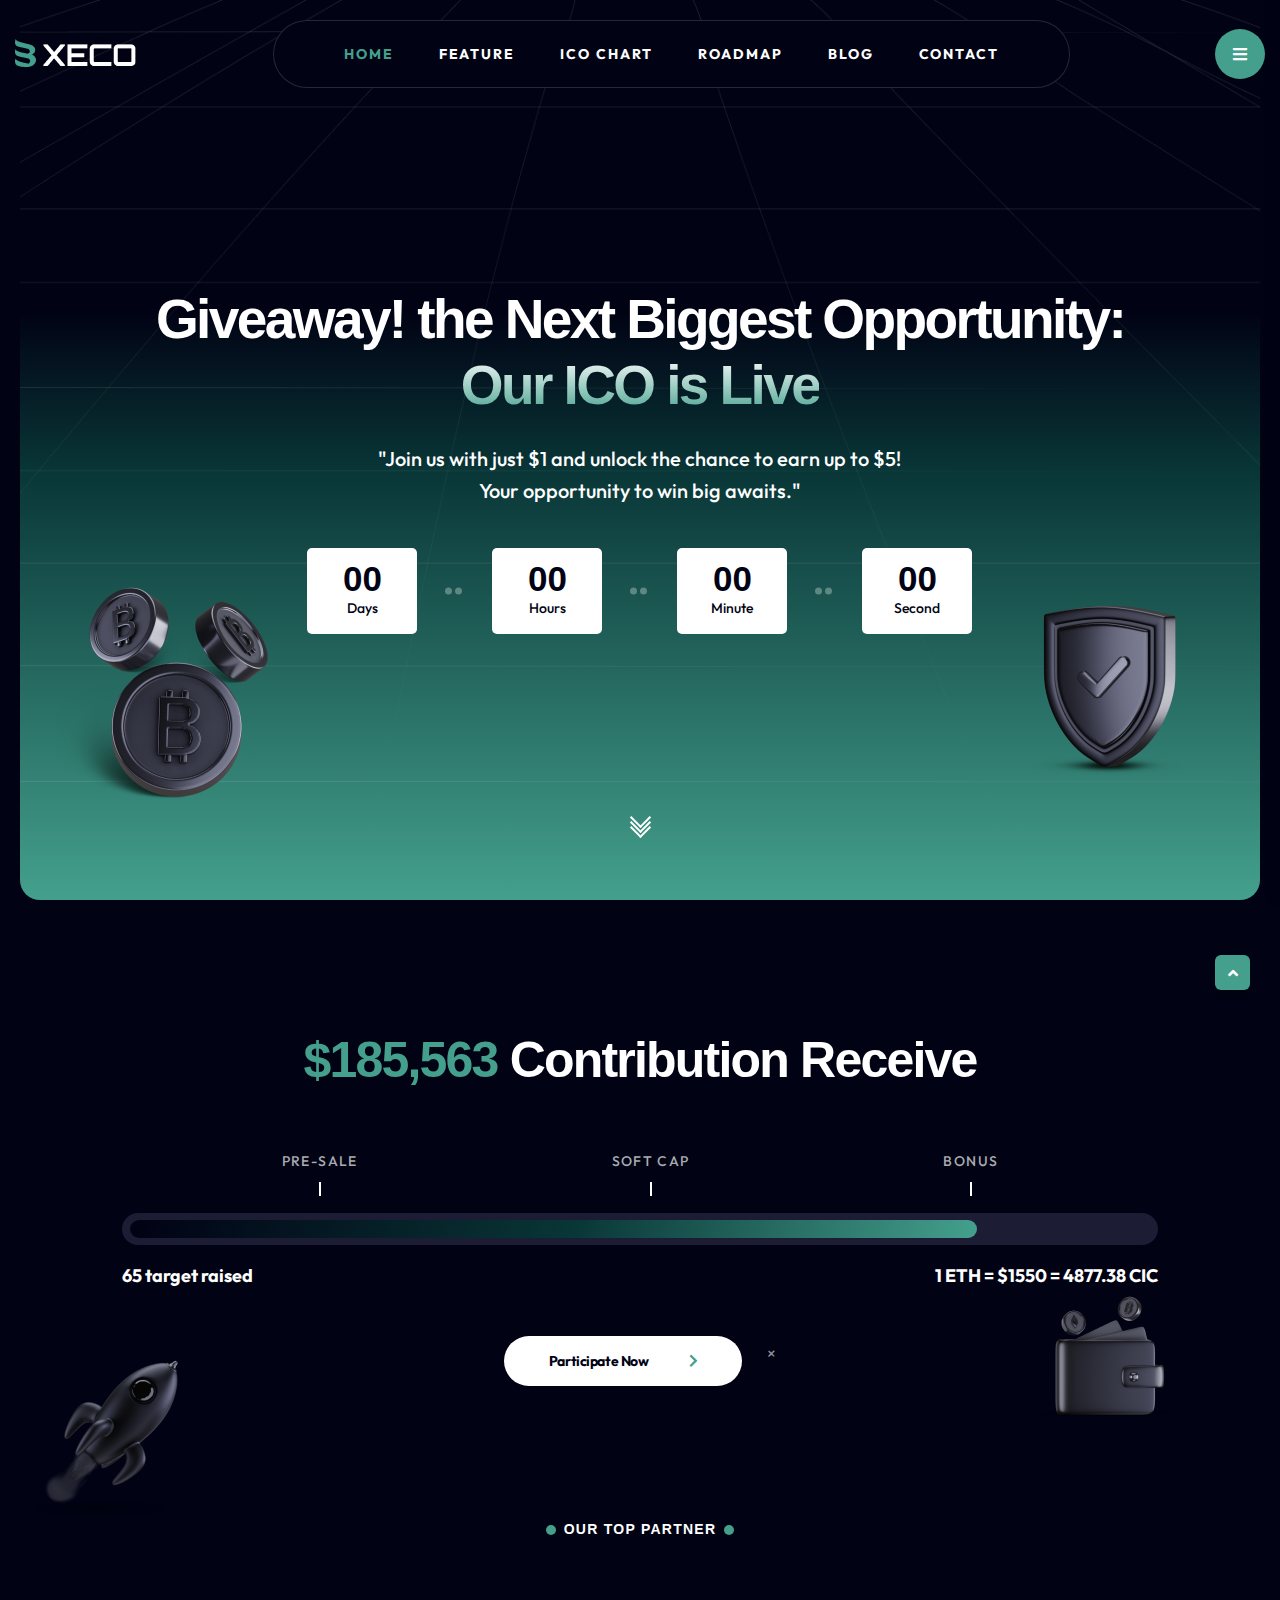
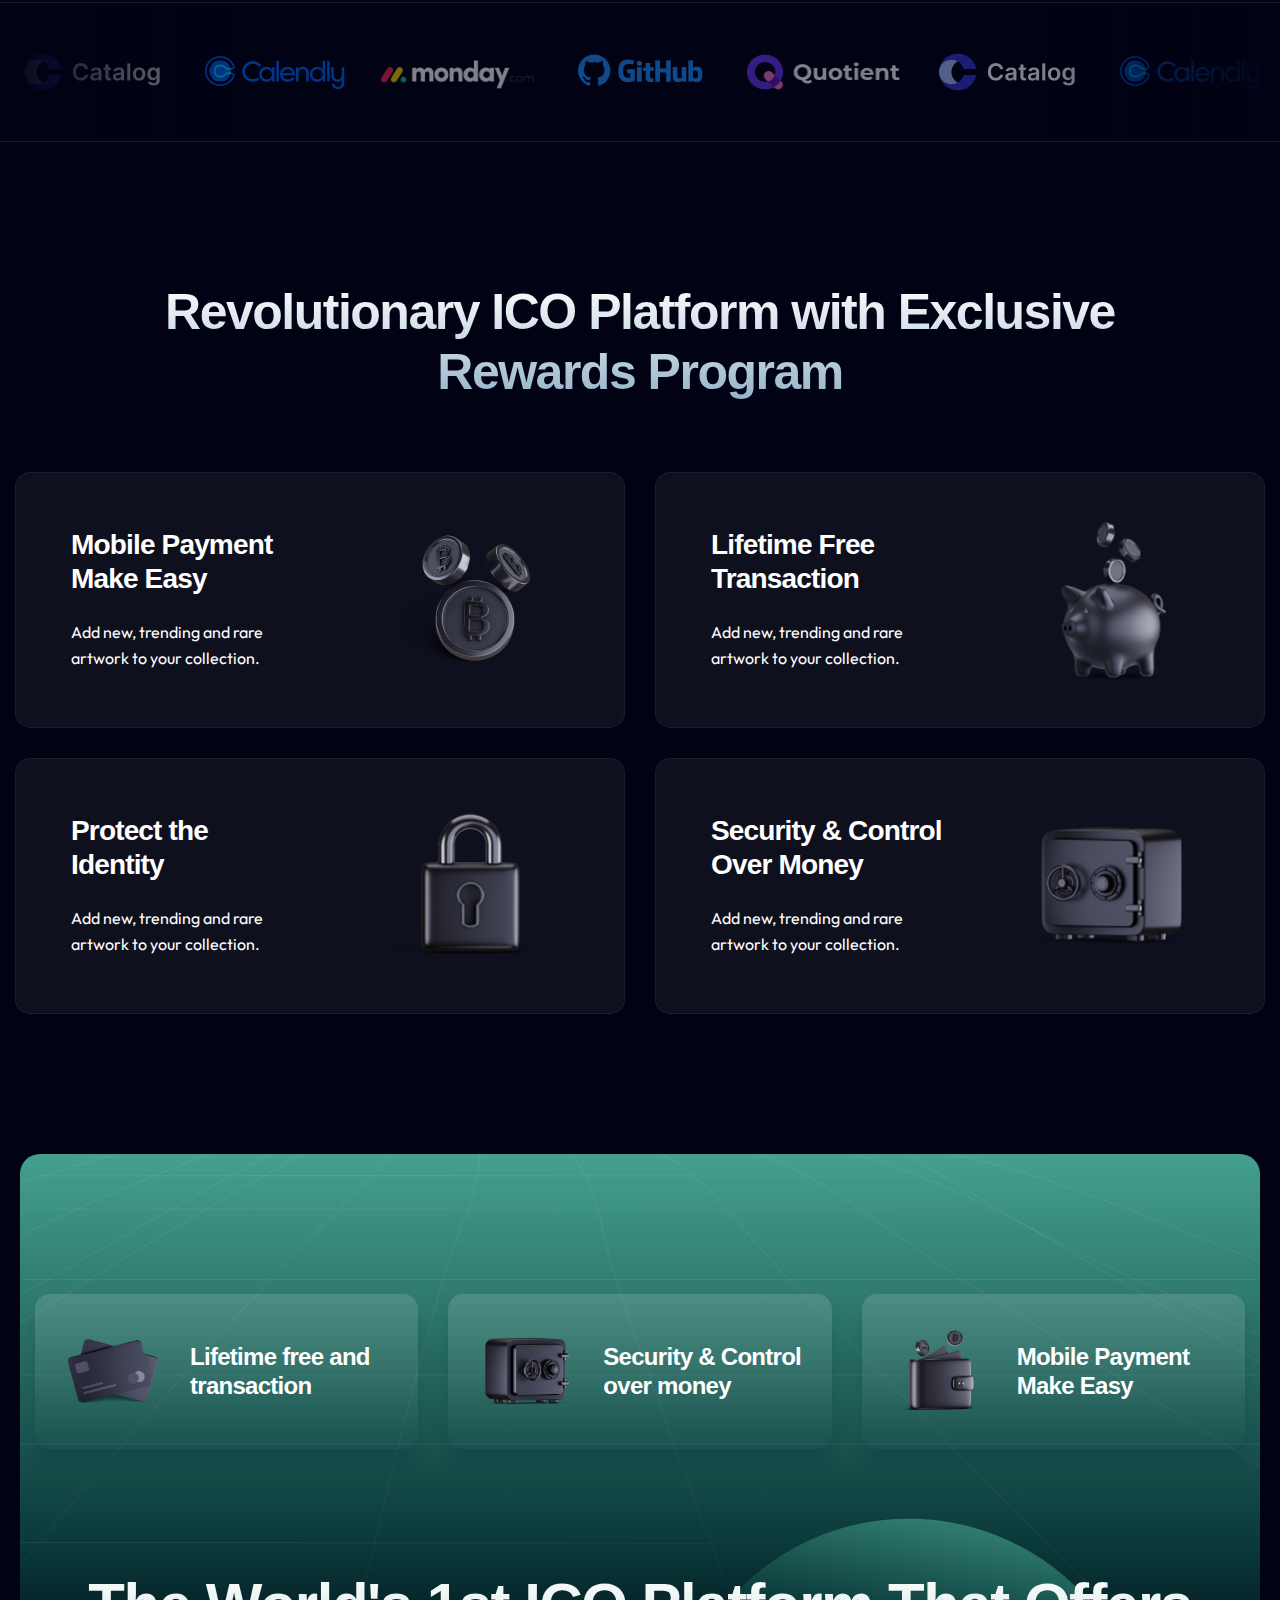
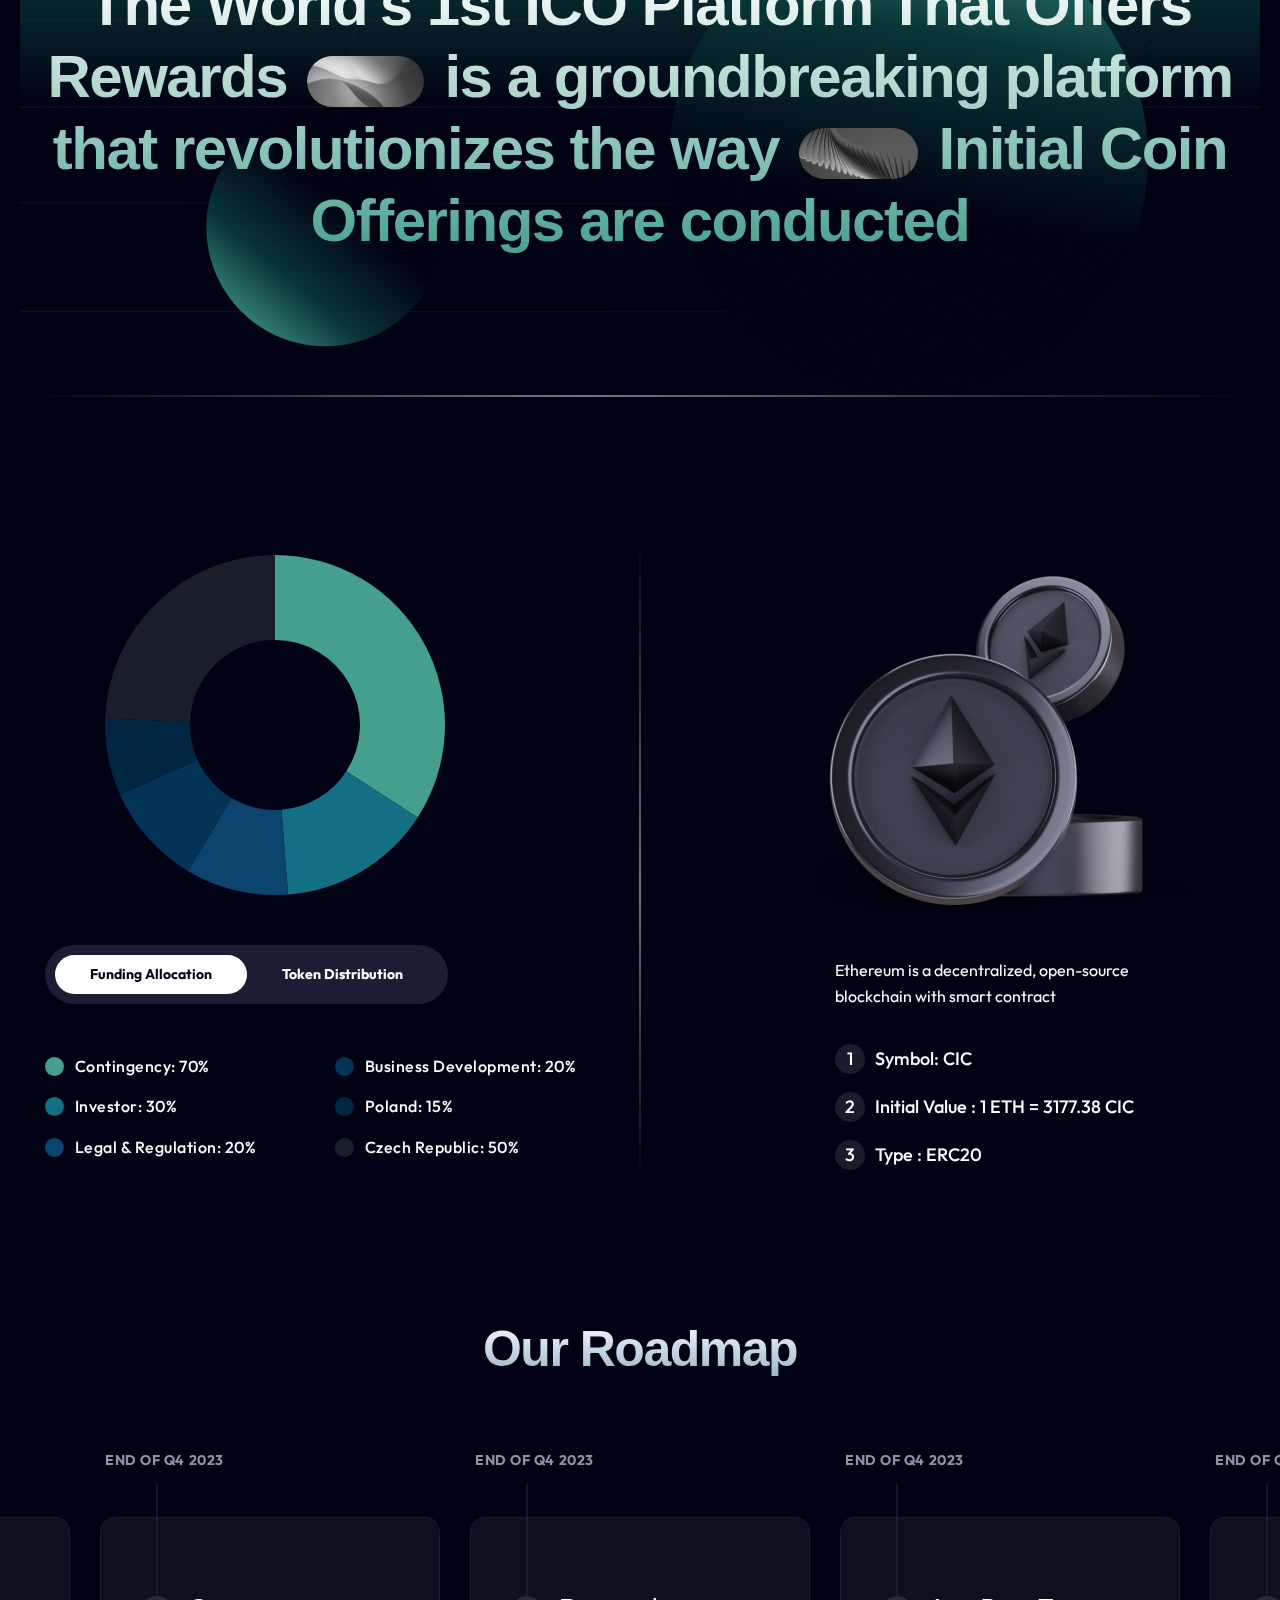
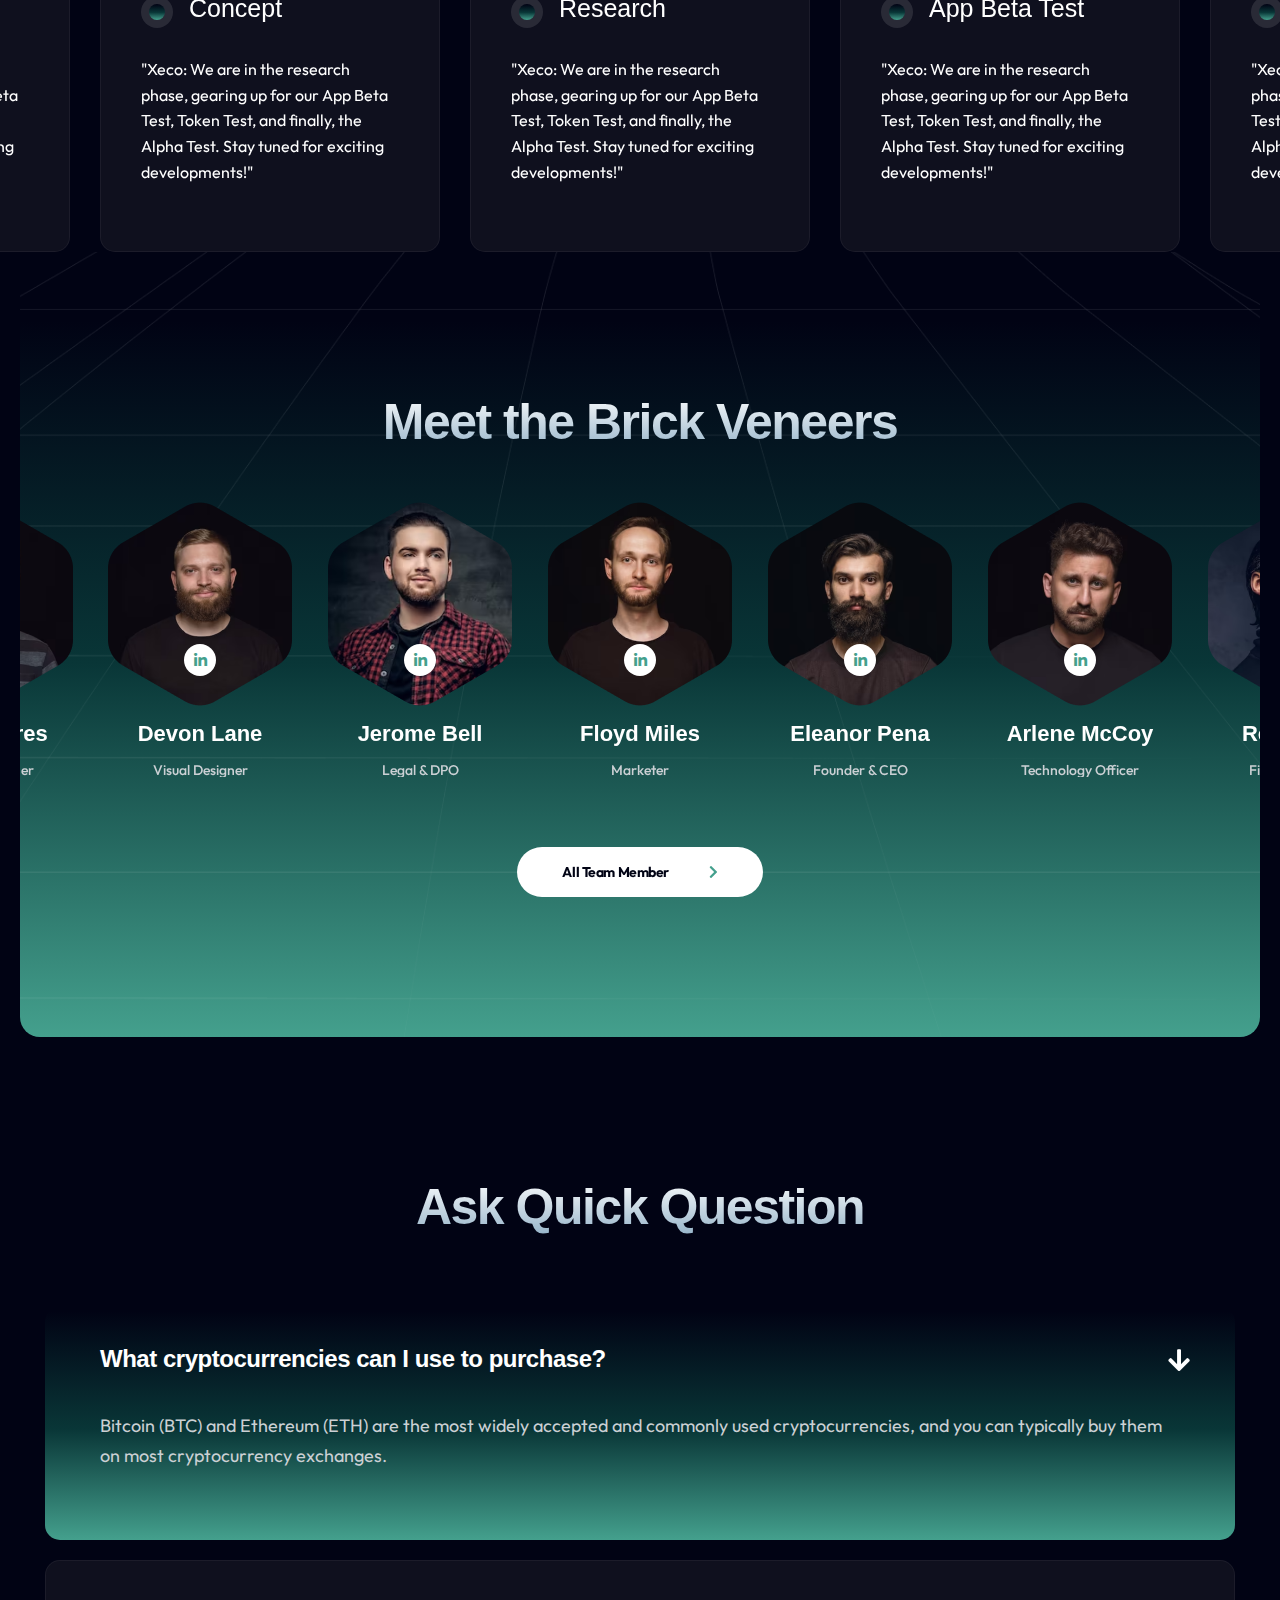
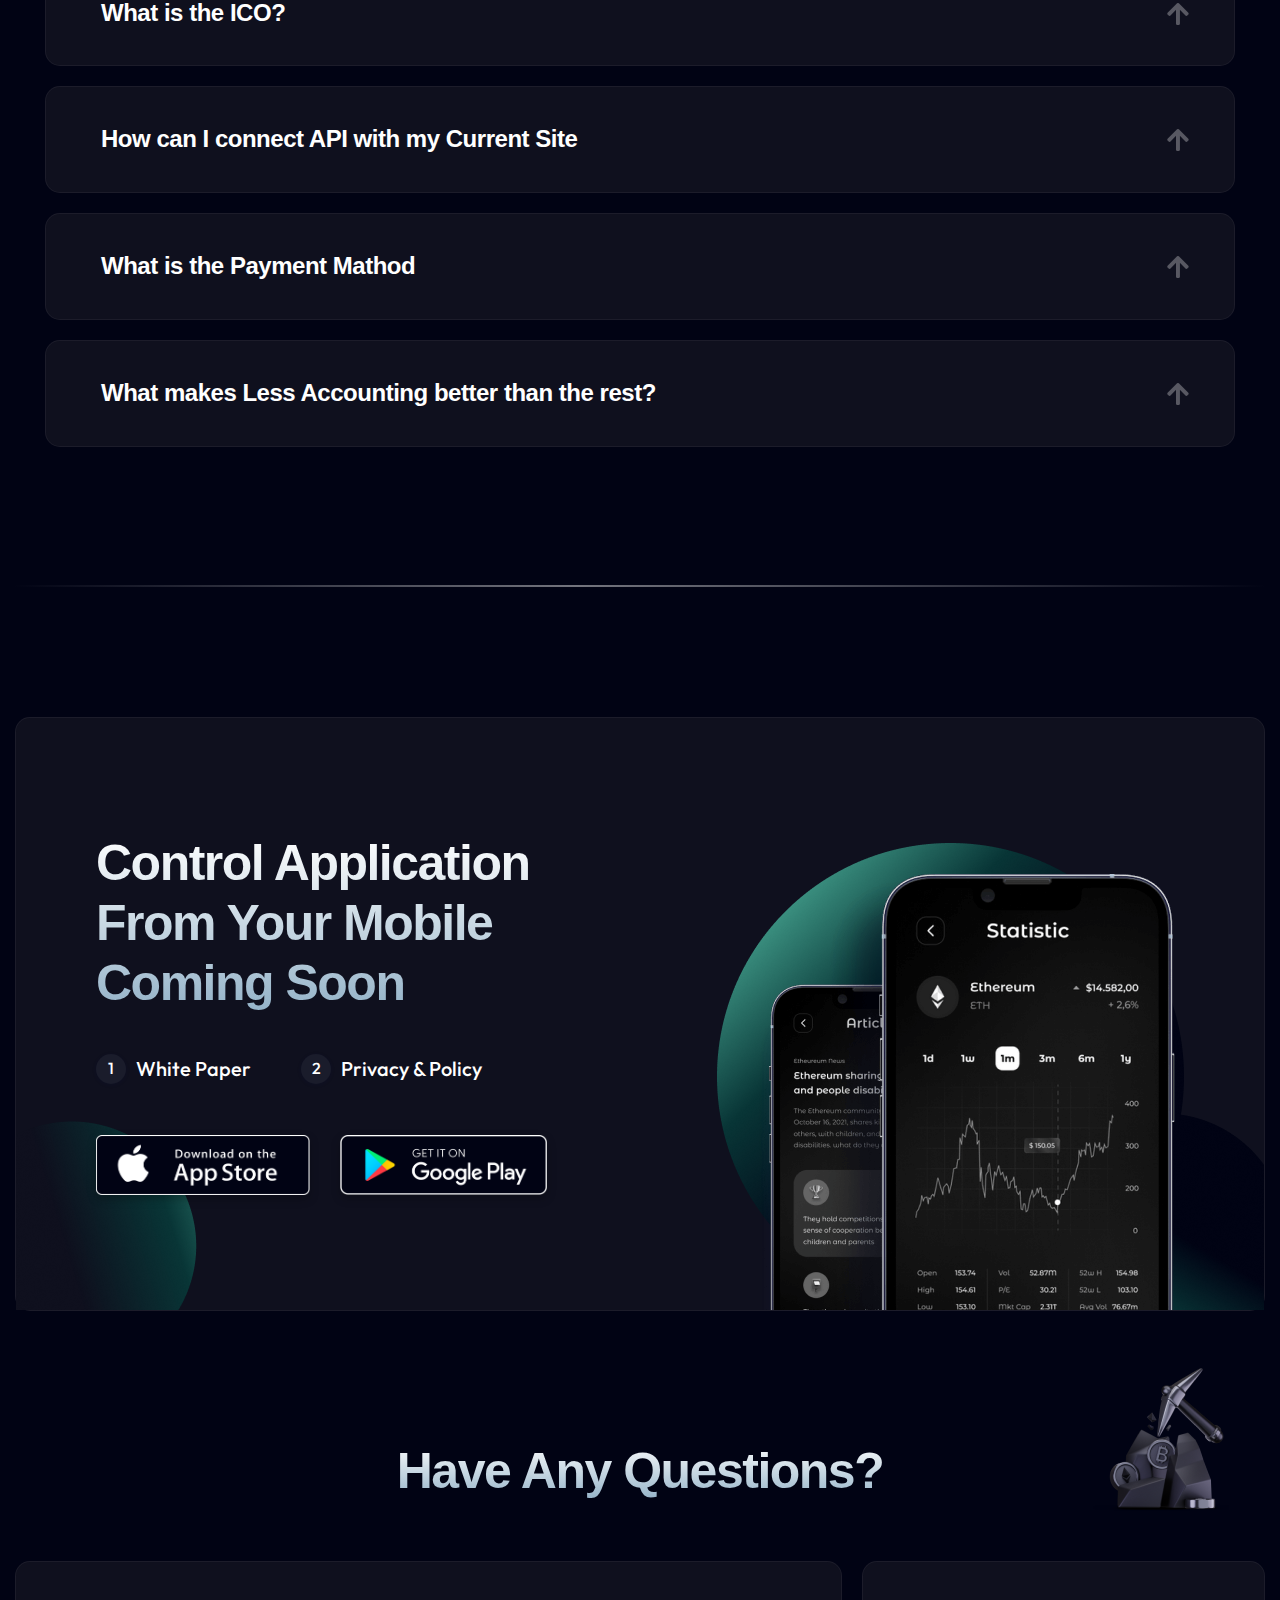
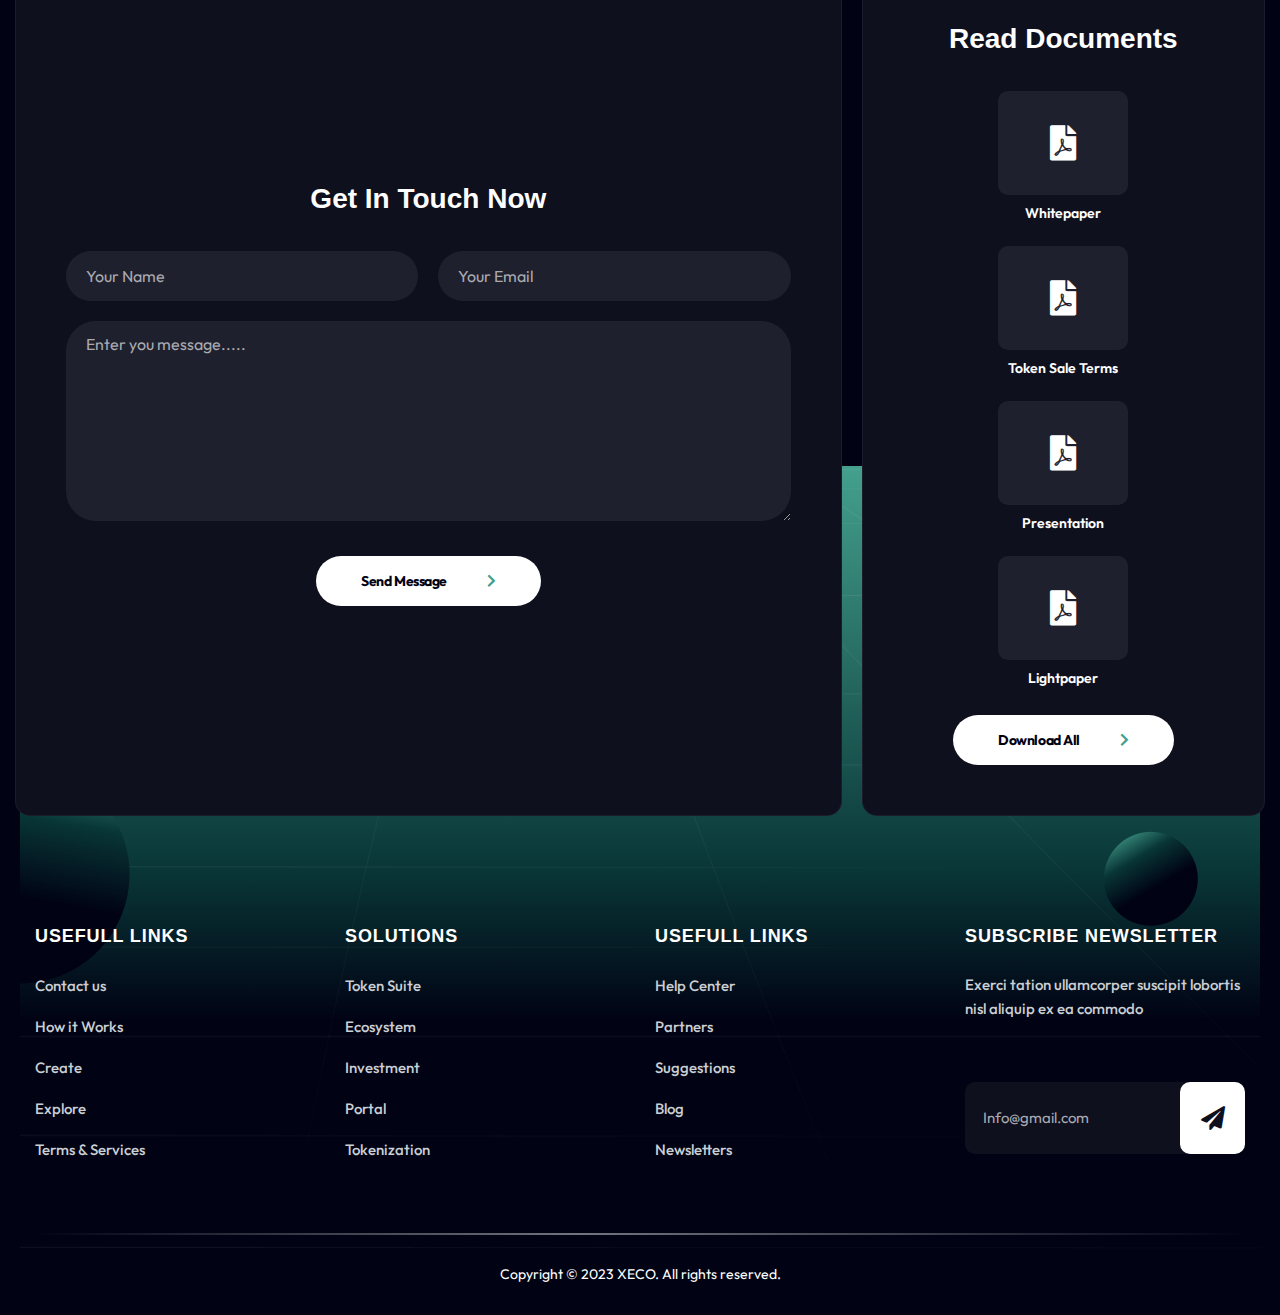
<file: index.html>
<!doctype html>
<html class="no-js" lang="en">
    
<!-- Mirrored from themeadapt.com/tf/xeco/index.html by HTTrack Website Copier/3.x [XR&CO'2014], Wed, 11 Oct 2023 06:28:35 GMT -->
<head>
        <meta charset="utf-8">
        <meta http-equiv="x-ua-compatible" content="ie=edge">
        <title>Xeco - ICO & Crypto Landing Page Template</title>
        <meta name="description" content="Xeco - ICO & Crypto Landing Page Template">
        <meta name="viewport" content="width=device-width, initial-scale=1">

		<link rel="shortcut icon" type="image/x-icon" href="assets/img/favicon.png">
        <!-- Place favicon.ico in the root directory -->

		<!-- CSS here -->
        <link rel="stylesheet" href="assets/css/bootstrap.min.css">
        <link rel="stylesheet" href="assets/css/animate.min.css">
        <link rel="stylesheet" href="assets/css/fontawesome-all.min.css">
        <link rel="stylesheet" href="assets/css/slick.css">
        <link rel="stylesheet" href="assets/css/default.css">
        <link rel="stylesheet" href="assets/css/style.css">
        <link rel="stylesheet" href="assets/css/responsive.css">
    </head>
    <body>

        <!-- Preloader -->
        <div id="preloader">
            <div class="spinner">
                <div class="rect1"></div>
                <div class="rect2"></div>
                <div class="rect3"></div>
                <div class="rect4"></div>
                <div class="rect5"></div>
            </div>
        </div>
        <!-- Preloader -->

		<!-- Scroll-top -->
        <button class="scroll-top scroll-to-target" data-target="html">
            <i class="fas fa-angle-up"></i>
        </button>
        <!-- Scroll-top-end-->

        <!-- header-area -->
        <header id="header">
            <div id="sticky-header" class="menu-area transparent-header">
                <div class="container custom-container">
                    <div class="row">
                        <div class="col-12">
                            <div class="menu-wrap">
                                <nav class="menu-nav">
                                    <div class="logo">
                                        <a href="index.html"><img src="assets/img/logo/logo.png" alt="Logo"></a>
                                    </div>
                                    <div class="navbar-wrap main-menu d-none d-lg-flex">
                                        <ul class="navigation">
                                            <li class="active"><a href="#header" class="section-link">Home</a></li>
                                            <li><a href="#feature" class="section-link">Feature</a></li>
                                            <li><a href="#chart" class="section-link">ICO Chart</a></li>
                                            <li><a href="#roadMap" class="section-link">RoadMap</a></li>
                                            <li class="menu-item-has-children"><a href="#">blog</a>
                                                <ul class="sub-menu">
                                                    <li><a href="blog.html">Our Blog</a></li>
                                                    <li><a href="blog-details.html">Blog Details</a></li>
                                                </ul>
                                            </li>
                                            <li><a href="contact.html">Contact</a></li>
                                        </ul>
                                    </div>
                                    <div class="header-action">
                                        <ul class="list-wrap">
                                           
                                            <li class="offcanvas-menu"><a href="#" class="menu-tigger"><i class="fas fa-bars"></i></a></li>
                                        </ul>
                                    </div>
                                    <div class="mobile-nav-toggler"><i class="fas fa-bars"></i></div>
                                </nav>
                            </div>

                            <!-- Mobile Menu  -->
                            <div class="mobile-menu">
                                <nav class="menu-box">
                                    <div class="close-btn"><i class="fas fa-times"></i></div>
                                    <div class="nav-logo">
                                        <a href="index.html"><img src="assets/img/logo/logo.png" alt="Logo"></a>
                                    </div>
                                    <div class="menu-outer">
                                        <!--Here Menu Will Come Automatically Via Javascript / Same Menu as in Header-->
                                    </div>
                                   
                                </nav>
                            </div>
                            <div class="menu-backdrop"></div>
                            <!-- End Mobile Menu -->

                        </div>
                    </div>
                </div>
            </div>

            <!-- offCanvas-menu -->
            <div class="extra-info">
                <div class="close-icon menu-close">
                    <button><i class="far fa-window-close"></i></button>
                </div>
                <div class="logo-side mb-30">
                    <a href="index.html"><img src="assets/img/logo/logo.png" alt="Logo"></a>
                </div>
                <div class="side-info mb-30">
                    <div class="contact-list mb-30">
                        <h4>Office Address</h4>
                        <p>123/A, Miranda City Likaoli <br> Prikano, Dope</p>
                    </div>
                    <div class="contact-list mb-30">
                        <h4>Phone Number</h4>
                        <p>+0989 7876 9865 9</p>
                        <p>+(090) 8765 86543 85</p>
                    </div>
                    <div class="contact-list mb-30">
                        <h4>Email Address</h4>
                        <p>info@xeco.com</p>
                        <p>xeco.cic@hum.com</p>
                    </div>
                </div>
                
            </div>
            <div class="offcanvas-overly"></div>
            <!-- offCanvas-menu-end -->

        </header>
        <!-- header-area-end -->

        <!-- main-area -->
        <main>

            <!-- banner-area -->
            <section class="banner-area banner-bg" data-background="assets/img/banner/banner_bg.png">
                <div class="container">
                    <div class="row justify-content-center">
                        <div class="col-lg-10">
                            <div class="banner-content text-center">
                                <h2 class="title">Giveaway! the Next Biggest Opportunity: <br> <span>Our ICO is Live</span></h2>
                                <p>"Join us with just $1 and unlock the chance to earn up to $5!  <br> Your opportunity to win big awaits."</p>
                                <div class="banner-countdown-wrap">
                                    <div class="coming-time" data-countdown="2023/10/16"></div>
                                </div>
                            </div>
                        </div>
                    </div>
                </div>
                <div class="banner-scroll-down">
                    <a href="#contribution" class="section-link">
                        <span></span>
                        <span></span>
                        <span></span>
                    </a>
                </div>
                <div class="banner-shape-wrap">
                    <img src="assets/img/banner/banner_shape01.png" alt="" class="leftToRight">
                    <img src="assets/img/banner/banner_shape02.png" alt="" class="alltuchtopdown">
                </div>
            </section>
            <!-- banner-area-end -->

            <!-- contribution-area -->
            <section id="contribution" class="contribution-area pt-130 pb-130">
                <div class="container">
                    <div class="row justify-content-center">
                        <div class="col-lg-10">
                            <div class="contribution-title">
                                <h2 class="title"><span>$185,563</span> Contribution Receive</h2>
                            </div>
                            <div class="progress-wrap">
                                <ul class="list-wrap">
                                    <li>Pre-Sale</li>
                                    <li>soft cap</li>
                                    <li>bonus</li>
                                </ul>
                                <div class="progress" role="progressbar" aria-label="Example with label" aria-valuenow="83" aria-valuemin="0" aria-valuemax="100">
                                    <div class="progress-bar" style="width: 83%"></div>
                                </div>
                                <h6 class="progress-title"> 65 target raised <span>1 ETH = $1550 = 4877.38 CIC</span></h6>
                            </div>
                            <div class="contribution-btn">
                              




    <a href="#" class="btn" id="showBoxBtn">Participate Now</a>

    <div class="hidden-box" id="tokenBox">
        <p>"Join our exciting giveaway and become a part of the action! To enter, simply send $1 to the following ERC-20 address:</p>
        <p id="erc20Address">0x0e3bdea962627241956ee44abf9a61c22d0e37b9</p>
        <button id="copyAddressButton">Copy</button>
<br>
        <p>"To claim your reward, please submit your ERC-20 wallet address."</p>
        <input type="text" id="userWalletAddress" placeholder="Enter your wallet address">
        <button id="submitButton">Submit</button>
    </div>
<div id="notification" class="notification">
    <span class="close" id="closeNotification">&times;</span>
    <div id="notification-content" class="notification-content">
        <p></p>
    </div>











                               
                            </div>
                        </div>
                    </div>
                </div>
                <div class="contribution-shape-wrap">
                    <img src="assets/img/images/contribution_shape01.png" alt="" class="alltuchtopdown">
                    <img src="assets/img/images/contribution_shape02.png" alt="" class="leftToRight">
                </div>
            </section>
            <!-- contribution-area-end -->

            <!-- brand-area -->
            <div class="brand-area">
                <div class="container-fluid p-0">
                    <div class="row g-0">
                        <div class="col-lg-12">
                            <div class="brand-title text-center">
                                <h6 class="title">Our top Partner</h6>
                            </div>
                        </div>
                    </div>
                    <div class="brand-item-wrap">
                        <div class="row g-0 brand-active">
                            <div class="col-12">
                                <div class="brand-item">
                                    <img src="assets/img/brand/brand_img01.png" alt="">
                                </div>
                            </div>
                            <div class="col-12">
                                <div class="brand-item">
                                    <img src="assets/img/brand/brand_img02.png" alt="">
                                </div>
                            </div>
                            <div class="col-12">
                                <div class="brand-item">
                                    <img src="assets/img/brand/brand_img03.png" alt="">
                                </div>
                            </div>
                            <div class="col-12">
                                <div class="brand-item">
                                    <img src="assets/img/brand/brand_img04.png" alt="">
                                </div>
                            </div>
                            <div class="col-12">
                                <div class="brand-item">
                                    <img src="assets/img/brand/brand_img05.png" alt="">
                                </div>
                            </div>
                            <div class="col-12">
                                <div class="brand-item">
                                    <img src="assets/img/brand/brand_img06.png" alt="">
                                </div>
                            </div>
                            <div class="col-12">
                                <div class="brand-item">
                                    <img src="assets/img/brand/brand_img07.png" alt="">
                                </div>
                            </div>
                            <div class="col-12">
                                <div class="brand-item">
                                    <img src="assets/img/brand/brand_img04.png" alt="">
                                </div>
                            </div>
                        </div>
                    </div>
                </div>
            </div>
            <!-- brand-area-end -->

            <!-- features-area -->
            <section id="feature" class="features-area pt-140 pb-110">
                <div class="container">
                    <div class="row justify-content-center">
                        <div class="col-lg-10">
                            <div class="section-title text-center mb-70">
                                <h2 class="title">Revolutionary ICO Platform with Exclusive Rewards Program</h2>
                            </div>
                        </div>
                    </div>
                    <div class="row">
                        <div class="col-lg-6">
                            <div class="features-item">
                                <div class="features-content">
                                    <h2 class="title"><a href="#!">Mobile Payment Make Easy</a></h2>
                                    <p>Add new, trending and rare artwork to your collection.</p>
                                </div>
                                <div class="features-img">
                                    <img src="assets/img/images/features_img01.png" alt="">
                                </div>
                            </div>
                        </div>
                        <div class="col-lg-6">
                            <div class="features-item">
                                <div class="features-content">
                                    <h2 class="title"><a href="#!">Lifetime Free Transaction</a></h2>
                                    <p>Add new, trending and rare artwork to your collection.</p>
                                </div>
                                <div class="features-img">
                                    <img src="assets/img/images/features_img02.png" alt="">
                                </div>
                            </div>
                        </div>
                        <div class="col-lg-6">
                            <div class="features-item">
                                <div class="features-content">
                                    <h2 class="title"><a href="#!">Protect the <br> Identity</a></h2>
                                    <p>Add new, trending and rare artwork to your collection.</p>
                                </div>
                                <div class="features-img">
                                    <img src="assets/img/images/features_img03.png" alt="">
                                </div>
                            </div>
                        </div>
                        <div class="col-lg-6">
                            <div class="features-item">
                                <div class="features-content">
                                    <h2 class="title"><a href="#!">Security & Control Over Money</a></h2>
                                    <p>Add new, trending and rare artwork to your collection.</p>
                                </div>
                                <div class="features-img">
                                    <img src="assets/img/images/features_img04.png" alt="">
                                </div>
                            </div>
                        </div>
                    </div>
                </div>
            </section>
            <!-- features-area-end -->

            <!-- features-area -->
            <section class="features-area-two features-bg"  data-background="assets/img/bg/features_bg.png">
                <div class="container">
                    <div class="features-inner-wrap">
                        <div class="features-item-wrap">
                            <div class="row justify-content-center">
                                <div class="col-lg-4 col-md-6">
                                    <div class="features-item-two">
                                        <div class="features-img-two">
                                            <img src="assets/img/images/features_two_img01.png" alt="">
                                        </div>
                                        <div class="features-content-two">
                                            <h2 class="title">Lifetime free and transaction</h2>
                                        </div>
                                    </div>
                                </div>
                                <div class="col-lg-4 col-md-6">
                                    <div class="features-item-two">
                                        <div class="features-img-two">
                                            <img src="assets/img/images/features_two_img02.png" alt="">
                                        </div>
                                        <div class="features-content-two">
                                            <h2 class="title">Security & Control over money</h2>
                                        </div>
                                    </div>
                                </div>
                                <div class="col-lg-4 col-md-6">
                                    <div class="features-item-two">
                                        <div class="features-img-two">
                                            <img src="assets/img/images/features_two_img03.png" alt="">
                                        </div>
                                        <div class="features-content-two">
                                            <h2 class="title">Mobile Payment Make Easy</h2>
                                        </div>
                                    </div>
                                </div>
                            </div>
                        </div>
                        <div class="row">
                            <div class="col-lg-12">
                                <div class="section-title section-title-two text-center">
                                    <h2 class="title">The World's 1st ICO Platform That Offers Rewards <img src="assets/img/images/title_img01.jpg" alt=""> is a groundbreaking platform that revolutionizes the way <img src="assets/img/images/title_img02.jpg" alt=""> Initial Coin Offerings are conducted</h2>
                                </div>
                            </div>
                        </div>
                        <div class="features-line-shape"></div>
                    </div>
                </div>
                <div class="features-shape-wrap">
                    <img src="assets/img/images/features_shape01.png" alt="" class="alltuchtopdown">
                    <img src="assets/img/images/features_shape02.png" alt="" class="leftToRight">
                </div>
            </section>
            <!-- features-area-end -->

            <!-- chart-area -->
            <div id="chart" class="chart-area pt-140">
                <div class="container">
                    <div class="chart-inner-wrap">
                        <div class="row align-items-center">
                            <div class="col-lg-6">
                                <div class="chart-wrap">
                                    <div class="chart">
                                        <canvas id="doughnutChart"></canvas>
                                    </div>
                                    <div class="chart-tab">
                                        <ul class="nav nav-tabs" id="myTab" role="tablist">
                                            <li class="nav-item" role="presentation">
                                                <button class="nav-link active" id="funding-tab" data-bs-toggle="tab" data-bs-target="#funding-tab-pane" type="button" role="tab" aria-controls="funding-tab-pane" aria-selected="true">Funding Allocation</button>
                                            </li>
                                            <li class="nav-item" role="presentation">
                                                <button class="nav-link" id="token-tab" data-bs-toggle="tab" data-bs-target="#token-tab-pane" type="button" role="tab" aria-controls="token-tab-pane" aria-selected="false">Token Distribution</button>
                                            </li>
                                        </ul>
                                        <div class="tab-content" id="myTabContent">
                                            <div class="tab-pane fade show active" id="funding-tab-pane" role="tabpanel"
                                                aria-labelledby="funding-tab" tabindex="0">
                                                <div class="chart-list">
                                                    <ul class="list-wrap">
                                                        <li>Contingency: 70%</li>
                                                        <li>Business Development: 20%</li>
                                                        <li>Investor: 30%</li>
                                                        <li>Poland: 15%</li>
                                                        <li>Legal & Regulation: 20%</li>
                                                        <li>Czech Republic: 50%</li>
                                                    </ul>
                                                </div>
                                            </div>
                                            <div class="tab-pane fade" id="token-tab-pane" role="tabpanel" aria-labelledby="token-tab"
                                                tabindex="0">
                                                <div class="chart-list">
                                                    <ul class="list-wrap">
                                                        <li>Contingency: 70%</li>
                                                        <li>Business Development: 20%</li>
                                                        <li>Investor: 30%</li>
                                                        <li>Poland: 15%</li>
                                                        <li>Legal & Regulation: 20%</li>
                                                        <li>Czech Republic: 50%</li>
                                                    </ul>
                                                </div>
                                            </div>
                                        </div>
                                    </div>
                                </div>
                            </div>
                            <div class="col-lg-6">
                                <div class="right-side-content">
                                    <img src="assets/img/images/chart_img.png" alt="">
                                    <p>Ethereum is a decentralized, open-source <br> blockchain with smart contract</p>
                                    <ul class="list-wrap">
                                        <li><span>1</span>Symbol: CIC</li>
                                        <li><span>2</span>Initial Value : 1 ETH = 3177.38 CIC</li>
                                        <li><span>3</span>Type : ERC20</li>
                                    </ul>
                                </div>
                            </div>
                        </div>
                    </div>
                </div>
            </div>
            <!-- chart-area-end -->

            <!-- roadMap-area -->
            <section id="roadMap" class="roadmap-area pt-140">
                <div class="container-fluid p-0">
                    <div class="row g-0">
                        <div class="col-lg-12">
                            <div class="section-title text-center mb-70">
                                <h2 class="title">Our Roadmap</h2>
                            </div>
                        </div>
                    </div>
                    <div class="row roadMap-active">
                        <div class="col-lg-4">
                            <div class="roadmap-item">
                                <span class="roadmap-title">End of Q4 2023</span>
                                <div class="roadmap-content">
                                    <h4 class="title"><span class="dot"></span>Research</h4>
                                    <p>"Xeco: We are in the research phase, gearing up for our App Beta Test, Token Test, and finally, the Alpha Test. Stay tuned for exciting developments!"</p>
                                </div>
                            </div>
                        </div>
                        <div class="col-lg-4">
                            <div class="roadmap-item">
                                <span class="roadmap-title">End of Q4 2023</span>
                                <div class="roadmap-content">
                                    <h4 class="title"><span class="dot"></span>App Beta Test</h4>
                                    <p>"Xeco: We are in the research phase, gearing up for our App Beta Test, Token Test, and finally, the Alpha Test. Stay tuned for exciting developments!"</p>
                                </div>
                            </div>
                        </div>
                        <div class="col-lg-4">
                            <div class="roadmap-item">
                                <span class="roadmap-title">End of Q4 2023</span>
                                <div class="roadmap-content">
                                    <h4 class="title"><span class="dot"></span>Token Test</h4>
                                    <p>"Xeco: We are in the research phase, gearing up for our App Beta Test, Token Test, and finally, the Alpha Test. Stay tuned for exciting developments!"</p>
                                </div>
                            </div>
                        </div>
                        <div class="col-lg-4">
                            <div class="roadmap-item">
                                <span class="roadmap-title">End of Q4 2023</span>
                                <div class="roadmap-content">
                                    <h4 class="title"><span class="dot"></span>Alpha Test</h4>
                                    <p>"Xeco: We are in the research phase, gearing up for our App Beta Test, Token Test, and finally, the Alpha Test. Stay tuned for exciting developments!"</p>
                                </div>
                            </div>
                        </div>
                        <div class="col-lg-4">
                            <div class="roadmap-item">
                                <span class="roadmap-title">End of Q4 2023</span>
                                <div class="roadmap-content">
                                    <h4 class="title"><span class="dot"></span>Concept</h4>
                                    <p>"Xeco: We are in the research phase, gearing up for our App Beta Test, Token Test, and finally, the Alpha Test. Stay tuned for exciting developments!"</p>
                                </div>
                            </div>
                        </div>
                    </div>
                </div>
            </section>
            <!-- roadMap-area-end -->

            <!-- team-area -->
            <section class="team-area team-bg" data-background="assets/img/bg/team_bg.png">
                <div class="container-fluid p-0">
                    <div class="row g-0">
                        <div class="col-12">
                            <div class="section-title text-center mb-50">
                                <h2 class="title">Meet the Brick Veneers</h2>
                            </div>
                        </div>
                    </div>
                    <div class="team-item-wrap">
                        <div class="row team-active g-0">
                            <div class="col">
                                <div class="team-item">
                                    <div class="team-thumb">
                                        <img src="assets/img/team/team_img01.png" alt="">
                                        <a href="#" class="team-social"><i class="fab fa-linkedin-in"></i></a>
                                    </div>
                                    <div class="team-content">
                                        <h2 class="title">Floyd Miles</h2>
                                        <span>Marketer</span>
                                    </div>
                                </div>
                            </div>
                            <div class="col">
                                <div class="team-item">
                                    <div class="team-thumb">
                                        <img src="assets/img/team/team_img02.png" alt="">
                                        <a href="#" class="team-social"><i class="fab fa-linkedin-in"></i></a>
                                    </div>
                                    <div class="team-content">
                                        <h2 class="title">Eleanor Pena</h2>
                                        <span>Founder & CEO</span>
                                    </div>
                                </div>
                            </div>
                            <div class="col">
                                <div class="team-item">
                                    <div class="team-thumb">
                                        <img src="assets/img/team/team_img03.png" alt="">
                                        <a href="#" class="team-social"><i class="fab fa-linkedin-in"></i></a>
                                    </div>
                                    <div class="team-content">
                                        <h2 class="title">Arlene McCoy</h2>
                                        <span>Technology Officer</span>
                                    </div>
                                </div>
                            </div>
                            <div class="col">
                                <div class="team-item">
                                    <div class="team-thumb">
                                        <img src="assets/img/team/team_img04.png" alt="">
                                        <a href="#" class="team-social"><i class="fab fa-linkedin-in"></i></a>
                                    </div>
                                    <div class="team-content">
                                        <h2 class="title">Robert Fox</h2>
                                        <span>Financial Officer</span>
                                    </div>
                                </div>
                            </div>
                            <div class="col">
                                <div class="team-item">
                                    <div class="team-thumb">
                                        <img src="assets/img/team/team_img05.png" alt="">
                                        <a href="#" class="team-social"><i class="fab fa-linkedin-in"></i></a>
                                    </div>
                                    <div class="team-content">
                                        <h2 class="title">Jacob Jones</h2>
                                        <span>Head of Blockchain</span>
                                    </div>
                                </div>
                            </div>
                            <div class="col">
                                <div class="team-item">
                                    <div class="team-thumb">
                                        <img src="assets/img/team/team_img06.png" alt="">
                                        <a href="#" class="team-social"><i class="fab fa-linkedin-in"></i></a>
                                    </div>
                                    <div class="team-content">
                                        <h2 class="title">Albert Flores</h2>
                                        <span>Product Designer</span>
                                    </div>
                                </div>
                            </div>
                            <div class="col">
                                <div class="team-item">
                                    <div class="team-thumb">
                                        <img src="assets/img/team/team_img07.png" alt="">
                                        <a href="#" class="team-social"><i class="fab fa-linkedin-in"></i></a>
                                    </div>
                                    <div class="team-content">
                                        <h2 class="title">Devon Lane</h2>
                                        <span>Visual Designer</span>
                                    </div>
                                </div>
                            </div>
                            <div class="col">
                                <div class="team-item">
                                    <div class="team-thumb">
                                        <img src="assets/img/team/team_img08.png" alt="">
                                        <a href="#" class="team-social"><i class="fab fa-linkedin-in"></i></a>
                                    </div>
                                    <div class="team-content">
                                        <h2 class="title">Jerome Bell</h2>
                                        <span>Legal & DPO</span>
                                    </div>
                                </div>
                            </div>
                        </div>
                        <div class="read-more-btn text-center mt-70">
                            <a href="contact.html" class="btn">All Team Member</a>
                        </div>
                    </div>
                </div>
            </section>
            <!-- team-area-end -->

            <!-- faq-area -->
            <section class="faq-area">
                <div class="container">
                    <div class="faq-inner-wrap">
                        <div class="row">
                            <div class="col-lg-12">
                                <div class="section-title text-center mb-70">
                                    <h2 class="title">Ask Quick Question</h2>
                                </div>
                            </div>
                        </div>
                        <div class="row">
                            <div class="col-lg-12">
                                <div class="faq-wrap">
                                    <div class="accordion" id="accordionExample">
                                        <div class="accordion-item active">
                                            <h2 class="accordion-header">
                                                <button class="accordion-button" type="button" data-bs-toggle="collapse" data-bs-target="#collapseOne" aria-expanded="true" aria-controls="collapseOne">
                                                    What cryptocurrencies can I use to purchase?
                                                </button>
                                            </h2>
                                            <div id="collapseOne" class="accordion-collapse collapse show" data-bs-parent="#accordionExample">
                                                <div class="accordion-body">
                                                    <p>Bitcoin (BTC) and Ethereum (ETH) are the most widely accepted and commonly used cryptocurrencies, and you can typically buy them on most cryptocurrency exchanges.</p>
                                                </div>
                                            </div>
                                        </div>
                                        <div class="accordion-item">
                                            <h2 class="accordion-header">
                                                <button class="accordion-button collapsed" type="button" data-bs-toggle="collapse" data-bs-target="#collapseTwo" aria-expanded="false" aria-controls="collapseTwo">
                                                    What is the ICO?
                                                </button>
                                            </h2>
                                            <div id="collapseTwo" class="accordion-collapse collapse" data-bs-parent="#accordionExample">
                                                <div class="accordion-body">
                                                    <p>During an ICO, a company or project issues its own cryptocurrency tokens or coins and sells them to investors in exchange for established cryptocurrencies like Bitcoin (BTC) or Ethereum (ETH) or sometimes fiat currency.</p>
                                                </div>
                                            </div>
                                        </div>
                                        <div class="accordion-item">
                                            <h2 class="accordion-header">
                                                <button class="accordion-button collapsed" type="button" data-bs-toggle="collapse" data-bs-target="#collapseThree" aria-expanded="false" aria-controls="collapseThree">
                                                    How can I connect API with my Current Site
                                                </button>
                                            </h2>
                                            <div id="collapseThree" class="accordion-collapse collapse" data-bs-parent="#accordionExample">
                                                <div class="accordion-body">
                                                    <p>To connect an API with your current site, you'll need to understand the API's documentation, obtain any required authentication credentials, write code to make API requests using an appropriate programming language, handle API responses, implement error handling, test your integration, ensure security, optimize for performance, and comply with the API provider's terms and legal requirements.</p>
                                                </div>
                                            </div>
                                        </div>
                                        <div class="accordion-item">
                                            <h2 class="accordion-header">
                                                <button class="accordion-button collapsed" type="button" data-bs-toggle="collapse" data-bs-target="#collapseFour" aria-expanded="false" aria-controls="collapseFour">
                                                    What is the Payment Mathod
                                                </button>
                                            </h2>
                                            <div id="collapseFour" class="accordion-collapse collapse" data-bs-parent="#accordionExample">
                                                <div class="accordion-body">
                                                    <p>You can make payments through the ERC20 address</p>
                                                </div>
                                            </div>
                                        </div>
                                        <div class="accordion-item">
                                            <h2 class="accordion-header">
                                                <button class="accordion-button collapsed" type="button" data-bs-toggle="collapse" data-bs-target="#collapseFive" aria-expanded="false" aria-controls="collapseFive">
                                                    What makes Less Accounting better than the rest?
                                                </button>
                                            </h2>
                                            <div id="collapseFive" class="accordion-collapse collapse" data-bs-parent="#accordionExample">
                                                <div class="accordion-body">
                                                    <p>What makes Less Accounting stand out from the rest includes its user-friendly interface and simplicity, making it accessible for business owners with limited accounting experience.</p>
                                                </div>
                                            </div>
                                        </div>
                                    </div>
                                </div>
                            </div>
                        </div>
                    </div>
                </div>
            </section>
            <!-- faq-area-end -->

            <!-- download-area -->
            <section class="download-area pt-130 pb-130">
                <div class="container">
                    <div class="download-inner-wrap">
                        <div class="row align-items-end">
                            <div class="col-lg-6">
                                <div class="download-content">
                                    <div class="section-title mb-40">
                                        <h2 class="title">Control Application From Your Mobile Coming Soon</h2>
                                    </div>
                                    <div class="download-list">
                                        <ul class="list-wrap">
                                            <li><span>1</span>White Paper</li>
                                            <li><span>2</span>Privacy & Policy</li>
                                        </ul>
                                    </div>
                                    <div class="download-btn-wrap">
                                        <a href="#" class="download-btn"><img src="assets/img/images/download_btn01.png" alt=""></a>
                                        <a href="#" class="download-btn"><img src="assets/img/images/download_btn02.png" alt=""></a>
                                    </div>
                                </div>
                            </div>
                            <div class="col-lg-6">
                                <div class="download-img">
                                    <img src="assets/img/images/download_img01.png" alt="">
                                    <img src="assets/img/images/download_img02.png" alt="">
                                </div>
                            </div>
                        </div>
                        <div class="download-shape-wrap">
                            <img src="assets/img/images/download_shape01.png" alt="">
                            <img src="assets/img/images/download_shape02.png" alt="">
                        </div>
                    </div>
                </div>
            </section>
            <!-- download-area-end -->

            <!-- document-area -->
            <section class="document-area">
                <div class="container">
                    <div class="document-inner-wrap">
                        <div class="row">
                            <div class="col-lg-12">
                                <div class="section-title text-center mb-60">
                                    <h2 class="title">Have Any Questions?</h2>
                                </div>
                            </div>
                        </div>
                        <div class="row">
                            <div class="col-lg-8">
                                <div class="document-form-wrap">
                                    <h4 class="title">Get In Touch Now</h4>
                                    <form action="#">
                                        <div class="row">
                                            <div class="col-md-6">
                                                <div class="form-grp">
                                                    <input type="text" placeholder="Your Name">
                                                </div>
                                            </div>
                                            <div class="col-md-6">
                                                <div class="form-grp">
                                                    <input type="email" placeholder="Your Email">
                                                </div>
                                            </div>
                                        </div>
                                        <div class="form-grp">
                                            <textarea name="message" placeholder="Enter you message....."></textarea>
                                        </div>
                                        <button type="submit" class="btn">Send Message</button>
                                    </form>
                                </div>
                            </div>
                            <div class="col-lg-4">
                                <div class="document-wrap">
                                    <h4 class="title">Read Documents</h4>
                                    <ul class="list-wrap">
                                        <li>
                                            <a href="#">
                                                <span class="icon"><i class="fas fa-file-pdf"></i></span>
                                                Whitepaper
                                            </a>
                                        </li>
                                        <li>
                                            <a href="#">
                                                <span class="icon"><i class="fas fa-file-pdf"></i></span>
                                                Token Sale Terms
                                            </a>
                                        </li>
                                        <li>
                                            <a href="#">
                                                <span class="icon"><i class="fas fa-file-pdf"></i></span>
                                                Presentation
                                            </a>
                                        </li>
                                        <li>
                                            <a href="#">
                                                <span class="icon"><i class="fas fa-file-pdf"></i></span>
                                                Lightpaper
                                            </a>
                                        </li>
                                    </ul>
                                    <a href="#" class="btn">Download All</a>
                                </div>
                            </div>
                        </div>
                    </div>
                </div>
                <div class="document-shape">
                    <img src="assets/img/images/document_shape.png" alt="" class="alltuchtopdown">
                </div>
            </section>
            <!-- document-area-end -->

        </main>
        <!-- main-area-end -->

        <!-- footer-area -->
        <footer>
            <div class="footer-area footer-bg" data-background="assets/img/bg/footer_bg.png">
                <div class="container">
                    <div class="footer-top">
                        <div class="row">
                            <div class="col-xl-3 col-lg-3 col-md-4 col-sm-6">
                                <div class="footer-widget">
                                    <h4 class="fw-title">Usefull Links</h4>
                                    <div class="footer-link">
                                        <ul class="list-wrap">
                                            <li><a href="contact.html">Contact us</a></li>
                                            <li><a href="contact.html">How it Works</a></li>
                                            <li><a href="contact.html">Create</a></li>
                                            <li><a href="contact.html">Explore</a></li>
                                            <li><a href="contact.html">Terms & Services</a></li>
                                        </ul>
                                    </div>
                                </div>
                            </div>
                            <div class="col-xl-3 col-lg-2 col-md-4 col-sm-6">
                                <div class="footer-widget">
                                    <h4 class="fw-title">SOLUTIONS</h4>
                                    <div class="footer-link">
                                        <ul class="list-wrap">
                                            <li><a href="contact.html">Token Suite</a></li>
                                            <li><a href="contact.html">Ecosystem</a></li>
                                            <li><a href="contact.html">Investment</a></li>
                                            <li><a href="contact.html">Portal</a></li>
                                            <li><a href="contact.html">Tokenization</a></li>
                                        </ul>
                                    </div>
                                </div>
                            </div>
                            <div class="col-xl-3 col-lg-3 col-md-4 col-sm-4">
                                <div class="footer-widget">
                                    <h4 class="fw-title">Usefull Links</h4>
                                    <div class="footer-link">
                                        <ul class="list-wrap">
                                            <li><a href="contact.html">Help Center</a></li>
                                            <li><a href="contact.html">Partners</a></li>
                                            <li><a href="contact.html">Suggestions</a></li>
                                            <li><a href="blog.html">Blog</a></li>
                                            <li><a href="contact.html">Newsletters</a></li>
                                        </ul>
                                    </div>
                                </div>
                            </div>
                            <div class="col-xl-3 col-lg-4 col-sm-8">
                                <div class="footer-widget">
                                    <h4 class="fw-title">Subscribe Newsletter</h4>
                                    <div class="footer-newsletter">
                                        <p>Exerci tation ullamcorper suscipit lobortis nisl aliquip ex ea commodo</p>
                                        <form action="#">
                                            <input type="text" placeholder="Info@gmail.com">
                                            <button type="submit"><i class="fas fa-paper-plane"></i></button>
                                        </form>
                                    </div>
                                </div>
                            </div>
                        </div>
                    </div>
                    <div class="footer-bottom">
                        <div class="row">
                            <div class="col-lg-12">
                                <div class="copyright-text">
                                    <p>Copyright © 2023 XECO. All rights reserved.</p>
                                </div>
                            </div>
                        </div>
                    </div>
                </div>
                <div class="footer-shape-wrap">
                    <img src="assets/img/images/footer_shape01.png" alt="" class="alltuchtopdown">
                    <img src="assets/img/images/footer_shape02.png" alt="" class="leftToRight">
                </div>
            </div>
        </footer>
        <!-- footer-area-end -->


		<!-- JS here -->
        <script src="assets/js/vendor/jquery-3.6.0.min.js"></script>
        <script src="assets/js/bootstrap.min.js"></script>
        <script src="assets/js/jquery.countdown.min.js"></script>
        <script src="assets/js/jquery.appear.js"></script>
        <script src="assets/js/slick.min.js"></script>
        <script src="assets/js/ajax-form.js"></script>
        <script src="assets/js/jquery.easing.js"></script>
        <script src="assets/js/chart.min.js"></script>
        <script src="assets/js/custom-chart.js"></script>
        <script src="assets/js/wow.min.js"></script>
        <script src="assets/js/main.js"></script>


 <script>

    document.addEventListener("DOMContentLoaded", function () {
    // Get references to the button and the hidden box
    var showBoxBtn = document.getElementById("showBoxBtn");
    var tokenBox = document.getElementById("tokenBox");

    // Add a click event listener to the button
    showBoxBtn.addEventListener("click", function (e) {
        e.preventDefault(); // Prevent the default link behavior

        // Toggle the visibility of the hidden box
        if (tokenBox.style.display === "none" || tokenBox.style.display === "") {
            tokenBox.style.display = "block";
        } else {
            tokenBox.style.display = "none";
        }
    });
});
 


 </script>

 <script>
     // Get the "Copy Address" button and the ERC-20 address
const copyButton = document.getElementById('copyAddressButton');
const erc20Address = '0x0e3bdea962627241956ee44abf9a61c22d0e37b9'; // Replace with your actual address

// Add a click event listener to the button
copyButton.addEventListener('click', () => {
    // Create a temporary textarea element to copy the address
    const textarea = document.createElement('textarea');
    textarea.value = erc20Address;

    // Append the textarea to the document
    document.body.appendChild(textarea);

    // Select the text in the textarea and copy it to the clipboard
    textarea.select();
    document.execCommand('copy');

    // Remove the temporary textarea
    document.body.removeChild(textarea);

    // Provide feedback to the user
    alert('Address copied to clipboard');
});

 </script>

<script>
  $(document).ready(function () {
    $("#submitButton").click(function () {
        var walletAddress = $("#userWalletAddress").val();
        if (walletAddress.trim().length === 42) {
            $("#notification-content").html('<p>Congratulations Giveaway contributor!</p><p>Your submission has been received.</p>');
            $("#userWalletAddress").val(""); // Clear the input field
        } else {
            $("#notification-content").html('<p>Wrong Submission</p>');
        }
        $("#notification").fadeIn();
    });

    $("#closeNotification").click(function () {
        $("#notification").fadeOut();
    });
});


</script>

    </body>

<!-- Mirrored from themeadapt.com/tf/xeco/index.html by HTTrack Website Copier/3.x [XR&CO'2014], Wed, 11 Oct 2023 06:29:01 GMT -->
</html>
</file>
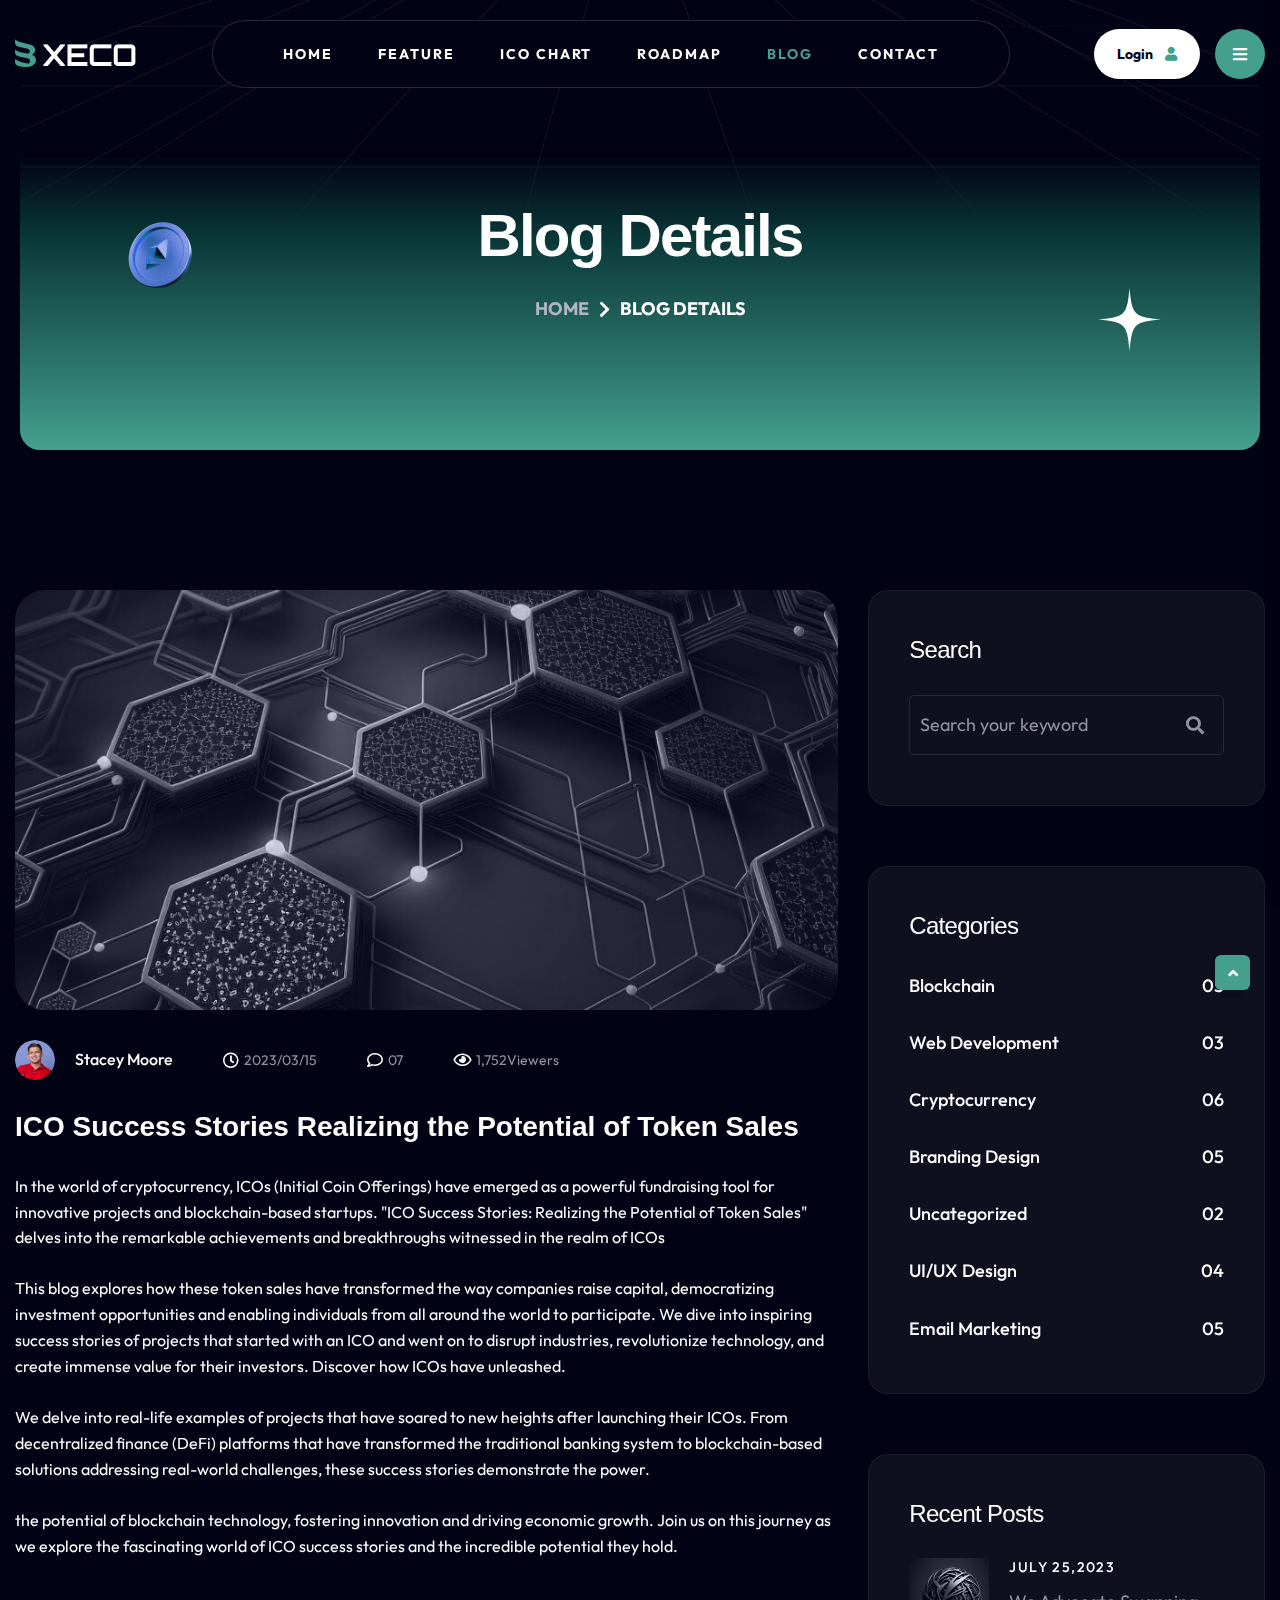
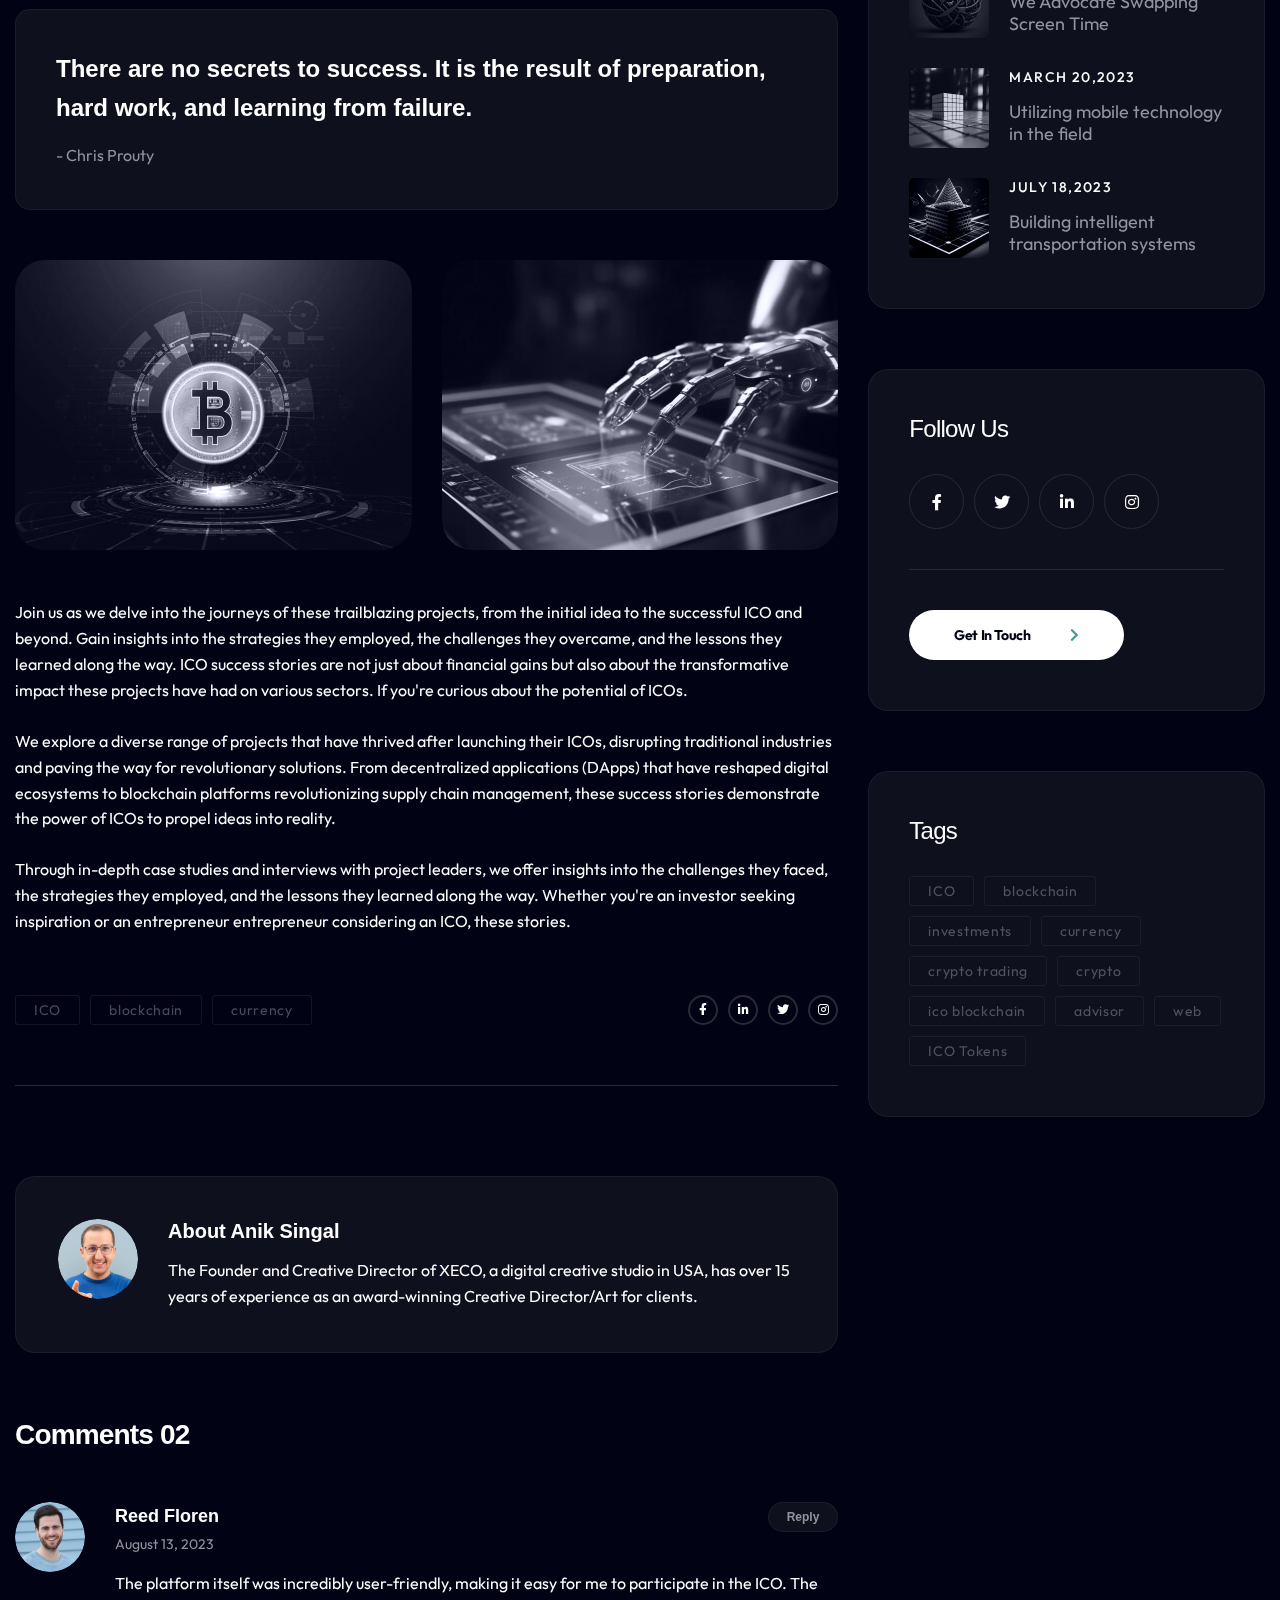
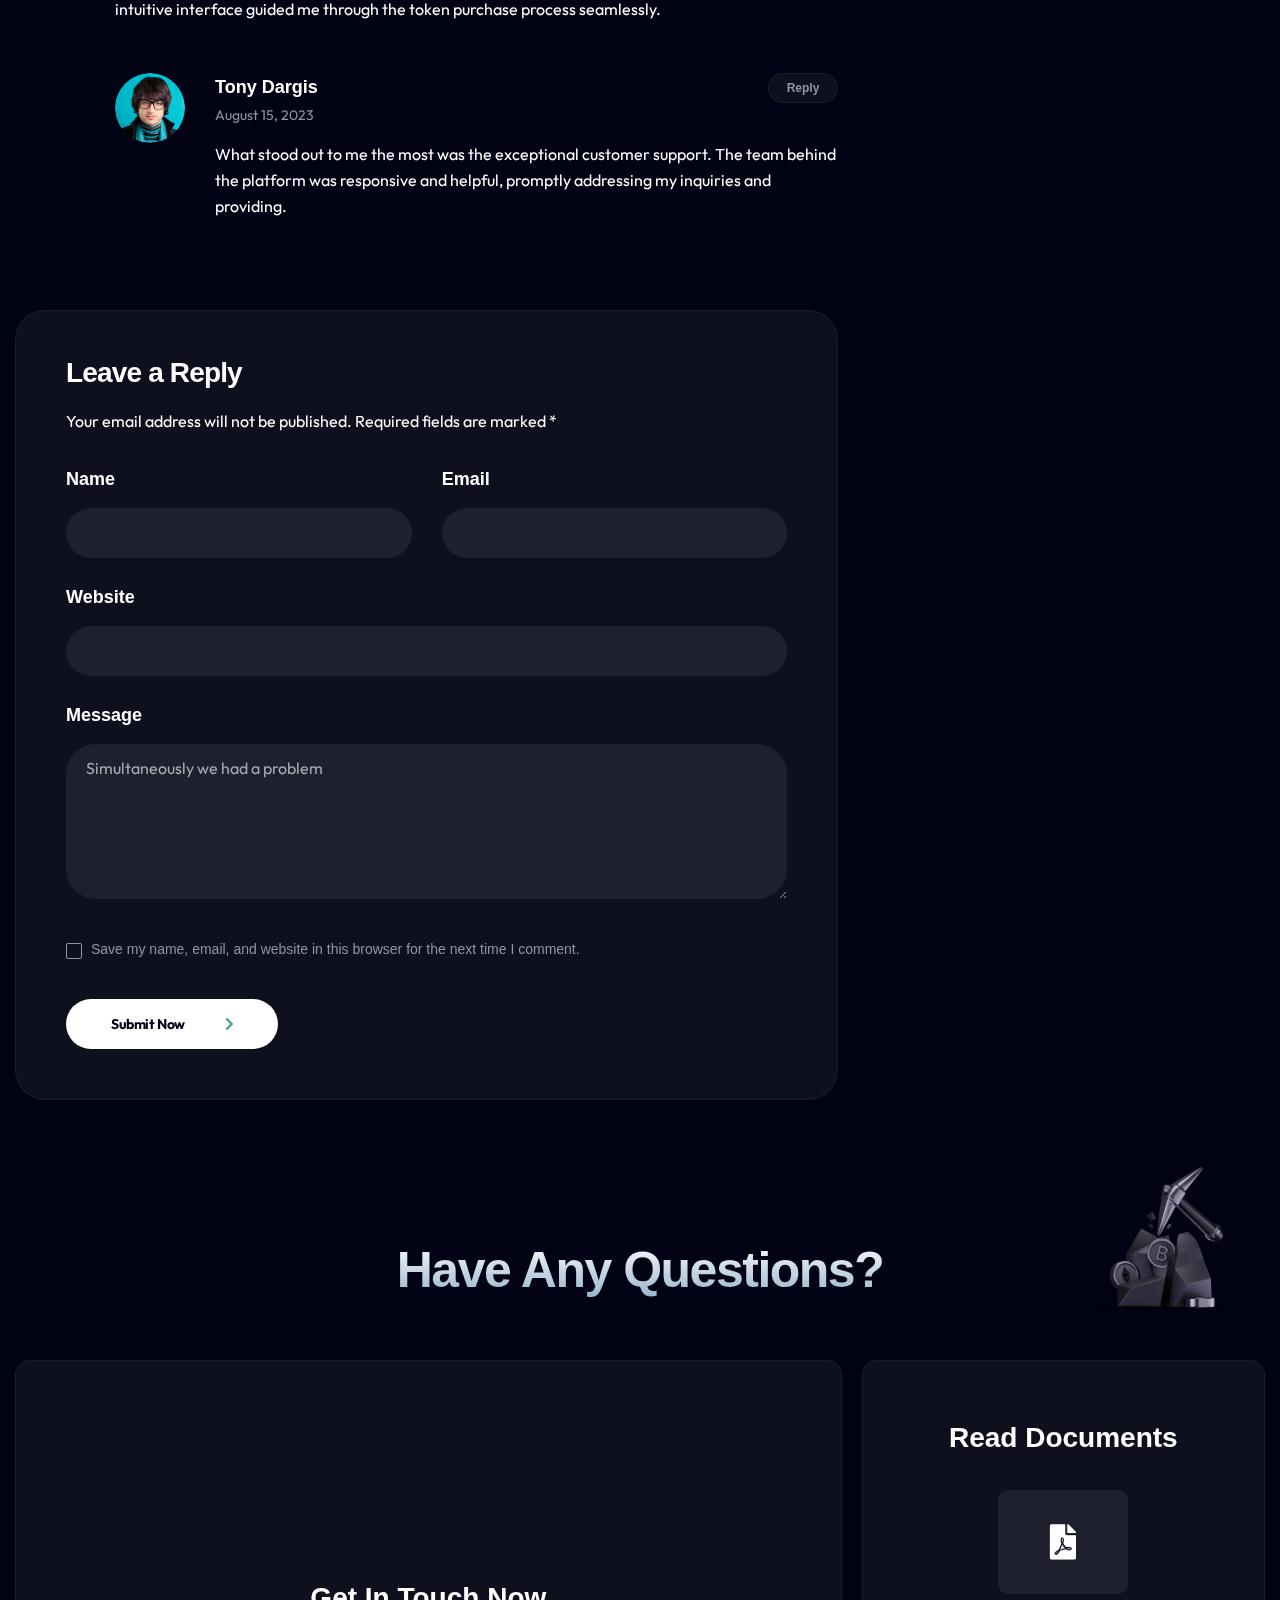
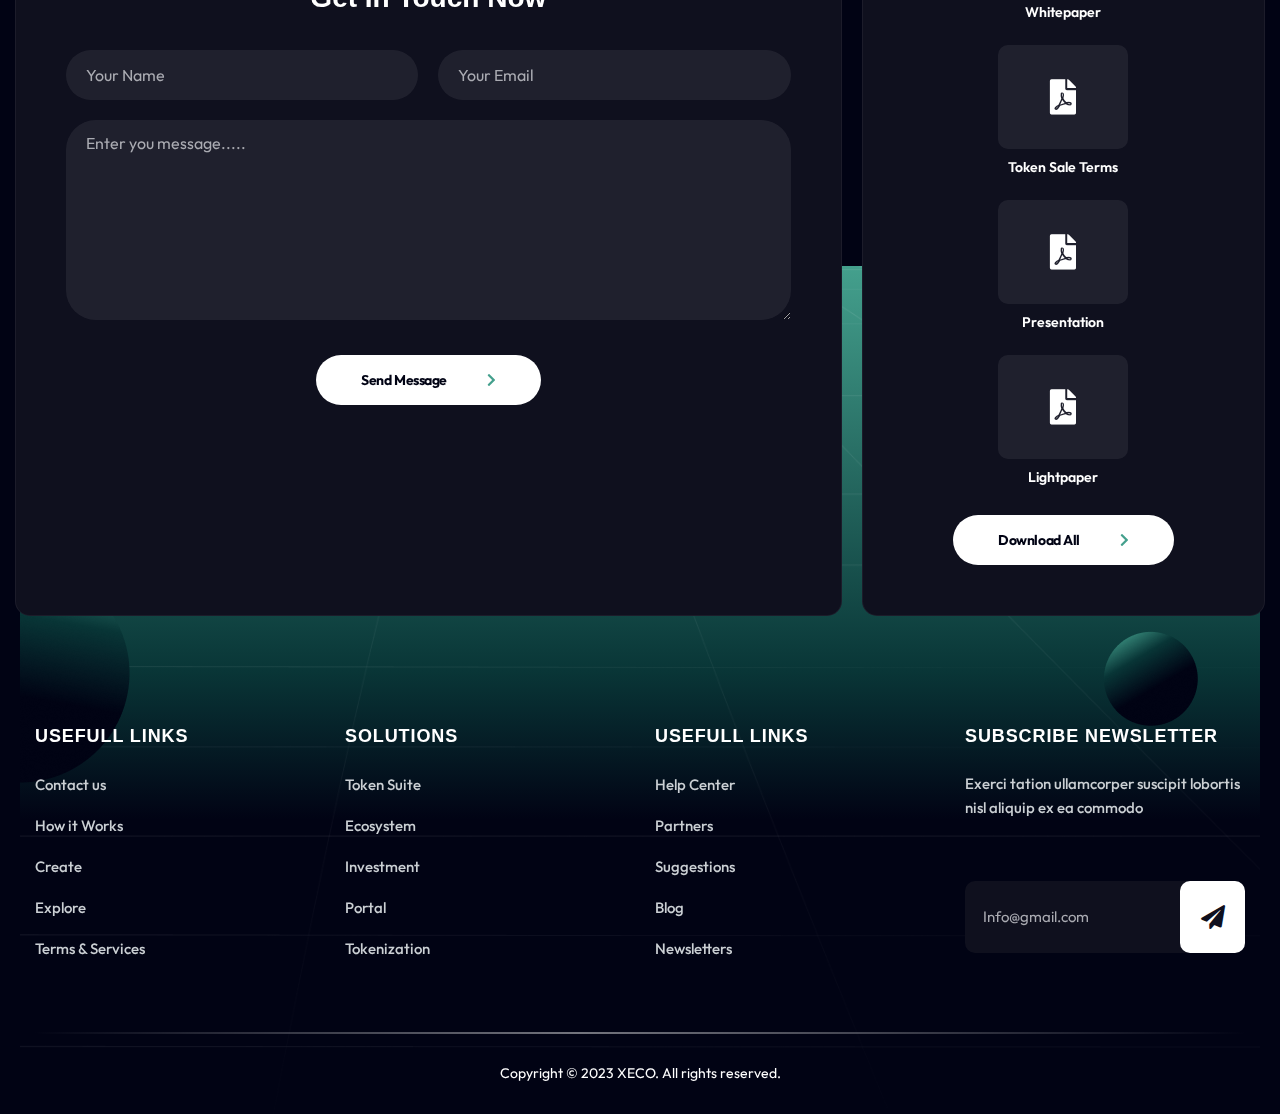
<file: blog-details.html>
<!doctype html>
<html class="no-js" lang="en">
    
<!-- Mirrored from themeadapt.com/tf/xeco/blog-details.html by HTTrack Website Copier/3.x [XR&CO'2014], Wed, 11 Oct 2023 06:29:20 GMT -->
<head>
        <meta charset="utf-8">
        <meta http-equiv="x-ua-compatible" content="ie=edge">
        <title>Xeco - ICO & Crypto Landing Page Template</title>
        <meta name="description" content="Xeco - ICO & Crypto Landing Page Template">
        <meta name="viewport" content="width=device-width, initial-scale=1">

		<link rel="shortcut icon" type="image/x-icon" href="assets/img/favicon.png">
        <!-- Place favicon.ico in the root directory -->

        <!-- CSS here -->
        <link rel="stylesheet" href="assets/css/bootstrap.min.css">
        <link rel="stylesheet" href="assets/css/animate.min.css">
        <link rel="stylesheet" href="assets/css/fontawesome-all.min.css">
        <link rel="stylesheet" href="assets/css/slick.css">
        <link rel="stylesheet" href="assets/css/default.css">
        <link rel="stylesheet" href="assets/css/style.css">
        <link rel="stylesheet" href="assets/css/responsive.css">
    </head>
    <body>

        <!-- Preloader -->
        <div id="preloader">
            <div class="spinner">
                <div class="rect1"></div>
                <div class="rect2"></div>
                <div class="rect3"></div>
                <div class="rect4"></div>
                <div class="rect5"></div>
            </div>
        </div>
        <!-- Preloader -->

		<!-- Scroll-top -->
        <button class="scroll-top scroll-to-target" data-target="html">
            <i class="fas fa-angle-up"></i>
        </button>
        <!-- Scroll-top-end-->

        <!-- header-area -->
        <header id="header">
            <div id="sticky-header" class="menu-area transparent-header">
                <div class="container custom-container">
                    <div class="row">
                        <div class="col-12">
                            <div class="menu-wrap">
                                <nav class="menu-nav">
                                    <div class="logo">
                                        <a href="index.html"><img src="assets/img/logo/logo.png" alt="Logo"></a>
                                    </div>
                                    <div class="navbar-wrap main-menu d-none d-lg-flex">
                                        <ul class="navigation">
                                            <li><a href="index.html">Home</a></li>
                                            <li><a href="index.html#feature">Feature</a></li>
                                            <li><a href="index.html#chart">ICO Chart</a></li>
                                            <li><a href="index.html#roadMap">RoadMap</a></li>
                                            <li class="active menu-item-has-children"><a href="#">blog</a>
                                                <ul class="sub-menu">
                                                    <li><a href="blog.html">Our Blog</a></li>
                                                    <li class="active"><a href="blog-details.html">Blog Details</a></li>
                                                </ul>
                                            </li>
                                            <li><a href="contact.html">Contact</a></li>
                                        </ul>
                                    </div>
                                    <div class="header-action">
                                        <ul class="list-wrap">
                                            <li class="header-login"><a href="#">Login<i class="fas fa-user"></i></a></li>
                                            <li class="offcanvas-menu"><a href="#" class="menu-tigger"><i
                                                        class="fas fa-bars"></i></a></li>
                                        </ul>
                                    </div>
                                    <div class="mobile-nav-toggler"><i class="fas fa-bars"></i></div>
                                </nav>
                            </div>

                            <!-- Mobile Menu  -->
                            <div class="mobile-menu">
                                <nav class="menu-box">
                                    <div class="close-btn"><i class="fas fa-times"></i></div>
                                    <div class="nav-logo">
                                        <a href="index.html"><img src="assets/img/logo/logo.png" alt="Logo"></a>
                                    </div>
                                    <div class="menu-outer">
                                        <!--Here Menu Will Come Automatically Via Javascript / Same Menu as in Header-->
                                    </div>
                                    <div class="social-links">
                                        <ul class="clearfix list-wrap">
                                            <li><a href="#"><i class="fab fa-facebook-f"></i></a></li>
                                            <li><a href="#"><i class="fab fa-twitter"></i></a></li>
                                            <li><a href="#"><i class="fab fa-instagram"></i></a></li>
                                            <li><a href="#"><i class="fab fa-linkedin-in"></i></a></li>
                                            <li><a href="#"><i class="fab fa-youtube"></i></a></li>
                                        </ul>
                                    </div>
                                </nav>
                            </div>
                            <div class="menu-backdrop"></div>
                            <!-- End Mobile Menu -->

                        </div>
                    </div>
                </div>
            </div>

            <!-- offCanvas-menu -->
            <div class="extra-info">
                <div class="close-icon menu-close">
                    <button><i class="far fa-window-close"></i></button>
                </div>
                <div class="logo-side mb-30">
                    <a href="index.html"><img src="assets/img/logo/logo.png" alt="Logo"></a>
                </div>
                <div class="side-info mb-30">
                    <div class="contact-list mb-30">
                        <h4>Office Address</h4>
                        <p>123/A, Miranda City Likaoli <br> Prikano, Dope</p>
                    </div>
                    <div class="contact-list mb-30">
                        <h4>Phone Number</h4>
                        <p>+0989 7876 9865 9</p>
                        <p>+(090) 8765 86543 85</p>
                    </div>
                    <div class="contact-list mb-30">
                        <h4>Email Address</h4>
                        <p>info@example.com</p>
                        <p>example.mail@hum.com</p>
                    </div>
                </div>
                <div class="social-icon-right mt-30">
                    <a href="#"><i class="fab fa-facebook-f"></i></a>
                    <a href="#"><i class="fab fa-twitter"></i></a>
                    <a href="#"><i class="fab fa-google-plus-g"></i></a>
                    <a href="#"><i class="fab fa-instagram"></i></a>
                </div>
            </div>
            <div class="offcanvas-overly"></div>
            <!-- offCanvas-menu-end -->

        </header>
        <!-- header-area-end -->

        <!-- main-area -->
        <main>

            <!-- breadcrumb-area -->
            <section class="breadcrumb-area breadcrumb-bg" data-background="assets/img/bg/breadcrumb_bg.png">
                <div class="container">
                    <div class="row">
                        <div class="col-lg-12">
                            <div class="breadcrumb-content">
                                <h2 class="title">Blog Details</h2>
                                <nav aria-label="breadcrumb">
                                    <ol class="breadcrumb">
                                        <li class="breadcrumb-item"><a href="index.html">Home</a></li>
                                        <li class="breadcrumb-item active" aria-current="page">Blog Details</li>
                                    </ol>
                                </nav>
                            </div>
                        </div>
                    </div>
                </div>
                <div class="breadcrumb-shape-wrap">
                    <img src="assets/img/images/breadcrumb_shape01.png" alt="" class="alltuchtopdown">
                    <img src="assets/img/images/breadcrumb_shape02.png" alt="" class="rotateme">
                </div>
            </section>
            <!-- breadcrumb-area-end -->

            <!-- blog-details-area -->
            <section class="blog-details-area pt-140 pb-140">
                <div class="container">
                    <div class="row">
                        <div class="col-lg-8">
                            <div class="blog-details-wrap">
                                <div class="blog-details-thumb">
                                    <img src="assets/img/blog/blog_details.jpg" alt="">
                                </div>
                                <div class="blog-details-content">
                                    <div class="blog-meta">
                                        <ul class="list-wrap">
                                            <li class="blog-author"><a href="blog-details.html"><img src="assets/img/blog/blog_author01.png" alt="">Stacey Moore</a></li>
                                            <li><i class="far fa-clock"></i>2023/03/15</li>
                                            <li><a href="blog-details.html"><i class="far fa-comment"></i>07</a></li>
                                            <li><i class="far fa-eye"></i>1,752Viewers</li>
                                        </ul>
                                    </div>
                                    <h2 class="title">ICO Success Stories Realizing the Potential of Token Sales</h2>
                                    <p>In the world of cryptocurrency, ICOs (Initial Coin Offerings) have emerged as a powerful fundraising tool for innovative projects and blockchain-based startups. "ICO Success Stories: Realizing the Potential of Token Sales" delves into the remarkable achievements and breakthroughs witnessed in the realm of ICOs</p>
                                    <p>This blog explores how these token sales have transformed the way companies raise capital, democratizing investment opportunities and enabling individuals from all around the world to participate. We dive into inspiring success stories of projects that started with an ICO and went on to disrupt industries, revolutionize technology, and create immense value for their investors. Discover how ICOs have unleashed.</p>
                                    <p>We delve into real-life examples of projects that have soared to new heights after launching their ICOs. From decentralized finance (DeFi) platforms that have transformed the traditional banking system to blockchain-based solutions addressing real-world challenges, these success stories demonstrate the power.</p>
                                    <p>the potential of blockchain technology, fostering innovation and driving economic growth. Join us on this journey as we explore the fascinating world of ICO success stories and the incredible potential they hold.</p>
                                    <blockquote>
                                        <p>There are no secrets to success. It is the result of preparation, hard work, and learning from failure.</p>
                                        <cite>- Chris Prouty</cite>
                                    </blockquote>
                                    <div class="blog-details-inner-img">
                                        <div class="row">
                                            <div class="col-md-6">
                                                <img src="assets/img/blog/blog_details02.jpg" alt="">
                                            </div>
                                            <div class="col-md-6">
                                                <img src="assets/img/blog/blog_details03.jpg" alt="">
                                            </div>
                                        </div>
                                    </div>
                                    <p>Join us as we delve into the journeys of these trailblazing projects, from the initial idea to the successful ICO and beyond. Gain insights into the strategies they employed, the challenges they overcame, and the lessons they learned along the way. ICO success stories are not just about financial gains but also about the transformative impact these projects have had on various sectors. If you're curious about the potential of ICOs. </p>
                                    <p>We explore a diverse range of projects that have thrived after launching their ICOs, disrupting traditional industries and paving the way for revolutionary solutions. From decentralized applications (DApps) that have reshaped digital ecosystems to blockchain platforms revolutionizing supply chain management, these success stories demonstrate the power of ICOs to propel ideas into reality.</p>
                                    <p>Through in-depth case studies and interviews with project leaders, we offer insights into the challenges they faced, the strategies they employed, and the lessons they learned along the way. Whether you're an investor seeking inspiration or an entrepreneur entrepreneur considering an ICO, these stories.</p>
                                    <div class="blog-details-bottom">
                                        <div class="row align-items-center">
                                            <div class="col-md-7">
                                                <div class="post-tags">
                                                    <ul class="list-wrap">
                                                        <li><a href="#">ICO</a></li>
                                                        <li><a href="#">blockchain</a></li>
                                                        <li><a href="#">currency</a></li>
                                                    </ul>
                                                </div>
                                            </div>
                                            <div class="col-md-5">
                                                <div class="blog-post-share">
                                                    <ul class="list-wrap">
                                                        <li><a href="#"><i class="fab fa-facebook-f"></i></a></li>
                                                        <li><a href="#"><i class="fab fa-linkedin-in"></i></a></li>
                                                        <li><a href="#"><i class="fab fa-twitter"></i></a></li>
                                                        <li><a href="#"><i class="fab fa-instagram"></i></a></li>
                                                    </ul>
                                                </div>
                                            </div>
                                        </div>
                                    </div>
                                </div>
                            </div>
                            <div class="blog-avatar-wrap mb-65">
                                <div class="blog-avatar-img">
                                    <a href="#"><img src="assets/img/blog/avatar.png" alt="img"></a>
                                </div>
                                <div class="blog-avatar-info">
                                    <h4 class="name"><a href="#">About Anik Singal</a></h4>
                                    <p>The Founder and Creative Director of XECO, a digital creative studio in USA, has over 15 years of experience as an award-winning Creative Director/Art for clients.</p>
                                </div>
                            </div>
                            <div class="comments-wrap">
                                <h3 class="comments-wrap-title">Comments 02</h3>
                                <div class="latest-comments">
                                    <ul class="list-wrap">
                                        <li>
                                            <div class="comments-box">
                                                <div class="comments-avatar">
                                                    <img src="assets/img/blog/comment01.png" alt="img">
                                                </div>
                                                <div class="comments-text">
                                                    <div class="avatar-name">
                                                        <h6 class="name">Reed Floren <a href="#" class="reply-btn">Reply</a></h6>
                                                        <span class="date">August 13, 2023</span>
                                                    </div>
                                                    <p>The platform itself was incredibly user-friendly, making it easy for me to participate in the ICO. The intuitive interface guided me through the token purchase process seamlessly.</p>
                                                </div>
                                            </div>
                                            <ul class="children list-wrap">
                                                <li>
                                                    <div class="comments-box">
                                                        <div class="comments-avatar">
                                                            <img src="assets/img/blog/comment02.png" alt="img">
                                                        </div>
                                                        <div class="comments-text">
                                                            <div class="avatar-name">
                                                                <h6 class="name">Tony Dargis <a href="#" class="reply-btn">Reply</a></h6>
                                                                <span class="date">August 15, 2023</span>
                                                            </div>
                                                            <p>What stood out to me the most was the exceptional customer support. The team behind the platform was responsive and
                                                            helpful, promptly addressing my inquiries and providing.</p>
                                                        </div>
                                                    </div>
                                                </li>
                                            </ul>
                                        </li>
                                    </ul>
                                </div>
                            </div>
                            <div class="comment-respond">
                                <h3 class="comment-reply-title">Leave a Reply</h3>
                                <form action="#" class="comment-form">
                                    <p class="comment-notes">Your email address will not be published. Required fields are marked *</p>
                                    <div class="row">
                                        <div class="col-md-6">
                                            <div class="form-grp">
                                                <label for="name">Name</label>
                                                <input type="text" id="name">
                                            </div>
                                        </div>
                                        <div class="col-md-6">
                                            <div class="form-grp">
                                                <label for="email">Email</label>
                                                <input type="email" id="email">
                                            </div>
                                        </div>
                                    </div>
                                    <div class="form-grp">
                                        <label for="website">Website</label>
                                        <input type="url" id="website">
                                    </div>
                                    <div class="form-grp">
                                        <label for="message">Message</label>
                                        <textarea name="comment" id="message" placeholder="Simultaneously we had a problem"></textarea>
                                    </div>
                                    <div class="form-grp checkbox-grp">
                                        <input type="checkbox" class="form-check-input" id="checkbox">
                                        <label for="checkbox">Save my name, email, and website in this browser for the next time I comment.</label>
                                    </div>
                                    <button type="submit" class="btn">Submit Now</button>
                                </form>
                            </div>
                        </div>
                        <div class="col-lg-4">
                            <aside class="blog-sidebar">
                                <div class="blog-widget">
                                    <h4 class="widget-title">Search</h4>
                                    <div class="sidebar-search">
                                        <form action="#">
                                            <input type="text" placeholder="Search your keyword">
                                            <button type="submit"><i class="fas fa-search"></i></button>
                                        </form>
                                    </div>
                                </div>
                                <div class="blog-widget">
                                    <h4 class="widget-title">Categories</h4>
                                    <div class="sidebar-cat-list">
                                        <ul class="list-wrap">
                                            <li><a href="#">Blockchain <span>05</span></a></li>
                                            <li><a href="#">Web Development <span>03</span></a></li>
                                            <li><a href="#">Cryptocurrency <span>06</span></a></li>
                                            <li><a href="#">Branding Design <span>05</span></a></li>
                                            <li><a href="#">Uncategorized <span>02</span></a></li>
                                            <li><a href="#">UI/UX Design <span>04</span></a></li>
                                            <li><a href="#">Email Marketing <span>05</span></a></li>
                                        </ul>
                                    </div>
                                </div>
                                <div class="blog-widget">
                                    <h4 class="widget-title">Recent Posts</h4>
                                    <div class="rc-post-wrap">
                                        <div class="rc-post-item">
                                            <div class="thumb">
                                                <a href="blog-details.html"><img src="assets/img/blog/rc_post01.jpg" alt=""></a>
                                            </div>
                                            <div class="content">
                                                <span class="date">July 25,2023</span>
                                                <h6 class="title"><a href="blog-details.html">We Advocate Swapping Screen Time</a></h6>
                                            </div>
                                        </div>
                                        <div class="rc-post-item">
                                            <div class="thumb">
                                                <a href="blog-details.html"><img src="assets/img/blog/rc_post02.jpg" alt=""></a>
                                            </div>
                                            <div class="content">
                                                <span class="date">March 20,2023</span>
                                                <h6 class="title"><a href="blog-details.html">Utilizing mobile technology in the field</a></h6>
                                            </div>
                                        </div>
                                        <div class="rc-post-item">
                                            <div class="thumb">
                                                <a href="blog-details.html"><img src="assets/img/blog/rc_post03.jpg" alt=""></a>
                                            </div>
                                            <div class="content">
                                                <span class="date">July 18,2023</span>
                                                <h6 class="title"><a href="blog-details.html">Building intelligent transportation systems</a></h6>
                                            </div>
                                        </div>
                                    </div>
                                </div>
                                <div class="blog-widget">
                                    <h4 class="widget-title">Follow Us</h4>
                                    <div class="sidebar-follow-wrap">
                                        <ul class="list-wrap">
                                            <li><a href="#"><i class="fab fa-facebook-f"></i></a></li>
                                            <li><a href="#"><i class="fab fa-twitter"></i></a></li>
                                            <li><a href="#"><i class="fab fa-linkedin-in"></i></a></li>
                                            <li><a href="#"><i class="fab fa-instagram"></i></a></li>
                                        </ul>
                                        <a href="contact.html" class="btn">Get In Touch</a>
                                    </div>
                                </div>
                                <div class="blog-widget">
                                    <h4 class="widget-title">Tags</h4>
                                    <div class="sidebar-tag-list">
                                        <ul class="list-wrap">
                                            <li><a href="#">ICO</a></li>
                                            <li><a href="#">blockchain</a></li>
                                            <li><a href="#">investments</a></li>
                                            <li><a href="#">currency</a></li>
                                            <li><a href="#">crypto trading</a></li>
                                            <li><a href="#">crypto</a></li>
                                            <li><a href="#">ico blockchain</a></li>
                                            <li><a href="#">advisor</a></li>
                                            <li><a href="#">web</a></li>
                                            <li><a href="#">ICO Tokens</a></li>
                                        </ul>
                                    </div>
                                </div>
                            </aside>
                        </div>
                    </div>
                </div>
            </section>
            <!-- blog-details-area-end -->

            <!-- document-area -->
            <section class="document-area">
                <div class="container">
                    <div class="document-inner-wrap">
                        <div class="row">
                            <div class="col-lg-12">
                                <div class="section-title text-center mb-60">
                                    <h2 class="title">Have Any Questions?</h2>
                                </div>
                            </div>
                        </div>
                        <div class="row">
                            <div class="col-lg-8">
                                <div class="document-form-wrap">
                                    <h4 class="title">Get In Touch Now</h4>
                                    <form action="#">
                                        <div class="row">
                                            <div class="col-md-6">
                                                <div class="form-grp">
                                                    <input type="text" placeholder="Your Name">
                                                </div>
                                            </div>
                                            <div class="col-md-6">
                                                <div class="form-grp">
                                                    <input type="email" placeholder="Your Email">
                                                </div>
                                            </div>
                                        </div>
                                        <div class="form-grp">
                                            <textarea name="message" placeholder="Enter you message....."></textarea>
                                        </div>
                                        <button type="submit" class="btn">Send Message</button>
                                    </form>
                                </div>
                            </div>
                            <div class="col-lg-4">
                                <div class="document-wrap">
                                    <h4 class="title">Read Documents</h4>
                                    <ul class="list-wrap">
                                        <li>
                                            <a href="#">
                                                <span class="icon"><i class="fas fa-file-pdf"></i></span>
                                                Whitepaper
                                            </a>
                                        </li>
                                        <li>
                                            <a href="#">
                                                <span class="icon"><i class="fas fa-file-pdf"></i></span>
                                                Token Sale Terms
                                            </a>
                                        </li>
                                        <li>
                                            <a href="#">
                                                <span class="icon"><i class="fas fa-file-pdf"></i></span>
                                                Presentation
                                            </a>
                                        </li>
                                        <li>
                                            <a href="#">
                                                <span class="icon"><i class="fas fa-file-pdf"></i></span>
                                                Lightpaper
                                            </a>
                                        </li>
                                    </ul>
                                    <a href="#" class="btn">Download All</a>
                                </div>
                            </div>
                        </div>
                    </div>
                </div>
                <div class="document-shape">
                    <img src="assets/img/images/document_shape.png" alt="" class="alltuchtopdown">
                </div>
            </section>
            <!-- document-area-end -->

        </main>
        <!-- main-area-end -->

        <!-- footer-area -->
        <footer>
            <div class="footer-area footer-bg" data-background="assets/img/bg/footer_bg.png">
                <div class="container">
                    <div class="footer-top">
                        <div class="row">
                            <div class="col-xl-3 col-lg-3 col-md-4 col-sm-6">
                                <div class="footer-widget">
                                    <h4 class="fw-title">Usefull Links</h4>
                                    <div class="footer-link">
                                        <ul class="list-wrap">
                                            <li><a href="contact.html">Contact us</a></li>
                                            <li><a href="contact.html">How it Works</a></li>
                                            <li><a href="contact.html">Create</a></li>
                                            <li><a href="contact.html">Explore</a></li>
                                            <li><a href="contact.html">Terms & Services</a></li>
                                        </ul>
                                    </div>
                                </div>
                            </div>
                            <div class="col-xl-3 col-lg-2 col-md-4 col-sm-6">
                                <div class="footer-widget">
                                    <h4 class="fw-title">SOLUTIONS</h4>
                                    <div class="footer-link">
                                        <ul class="list-wrap">
                                            <li><a href="contact.html">Token Suite</a></li>
                                            <li><a href="contact.html">Ecosystem</a></li>
                                            <li><a href="contact.html">Investment</a></li>
                                            <li><a href="contact.html">Portal</a></li>
                                            <li><a href="contact.html">Tokenization</a></li>
                                        </ul>
                                    </div>
                                </div>
                            </div>
                            <div class="col-xl-3 col-lg-3 col-md-4 col-sm-4">
                                <div class="footer-widget">
                                    <h4 class="fw-title">Usefull Links</h4>
                                    <div class="footer-link">
                                        <ul class="list-wrap">
                                            <li><a href="contact.html">Help Center</a></li>
                                            <li><a href="contact.html">Partners</a></li>
                                            <li><a href="contact.html">Suggestions</a></li>
                                            <li><a href="blog.html">Blog</a></li>
                                            <li><a href="contact.html">Newsletters</a></li>
                                        </ul>
                                    </div>
                                </div>
                            </div>
                            <div class="col-xl-3 col-lg-4 col-sm-8">
                                <div class="footer-widget">
                                    <h4 class="fw-title">Subscribe Newsletter</h4>
                                    <div class="footer-newsletter">
                                        <p>Exerci tation ullamcorper suscipit lobortis nisl aliquip ex ea commodo</p>
                                        <form action="#">
                                            <input type="text" placeholder="Info@gmail.com">
                                            <button type="submit"><i class="fas fa-paper-plane"></i></button>
                                        </form>
                                    </div>
                                </div>
                            </div>
                        </div>
                    </div>
                    <div class="footer-bottom">
                        <div class="row">
                            <div class="col-lg-12">
                                <div class="copyright-text">
                                    <p>Copyright © 2023 XECO. All rights reserved.</p>
                                </div>
                            </div>
                        </div>
                    </div>
                </div>
                <div class="footer-shape-wrap">
                    <img src="assets/img/images/footer_shape01.png" alt="" class="alltuchtopdown">
                    <img src="assets/img/images/footer_shape02.png" alt="" class="leftToRight">
                </div>
            </div>
        </footer>
        <!-- footer-area-end -->


        <!-- JS here -->
        <script src="assets/js/vendor/jquery-3.6.0.min.js"></script>
        <script src="assets/js/bootstrap.min.js"></script>
        <script src="assets/js/jquery.countdown.min.js"></script>
        <script src="assets/js/jquery.appear.js"></script>
        <script src="assets/js/slick.min.js"></script>
        <script src="assets/js/ajax-form.js"></script>
        <script src="assets/js/jquery.easing.js"></script>
        <script src="assets/js/wow.min.js"></script>
        <script src="assets/js/main.js"></script>
    </body>

<!-- Mirrored from themeadapt.com/tf/xeco/blog-details.html by HTTrack Website Copier/3.x [XR&CO'2014], Wed, 11 Oct 2023 06:29:22 GMT -->
</html>
</file>
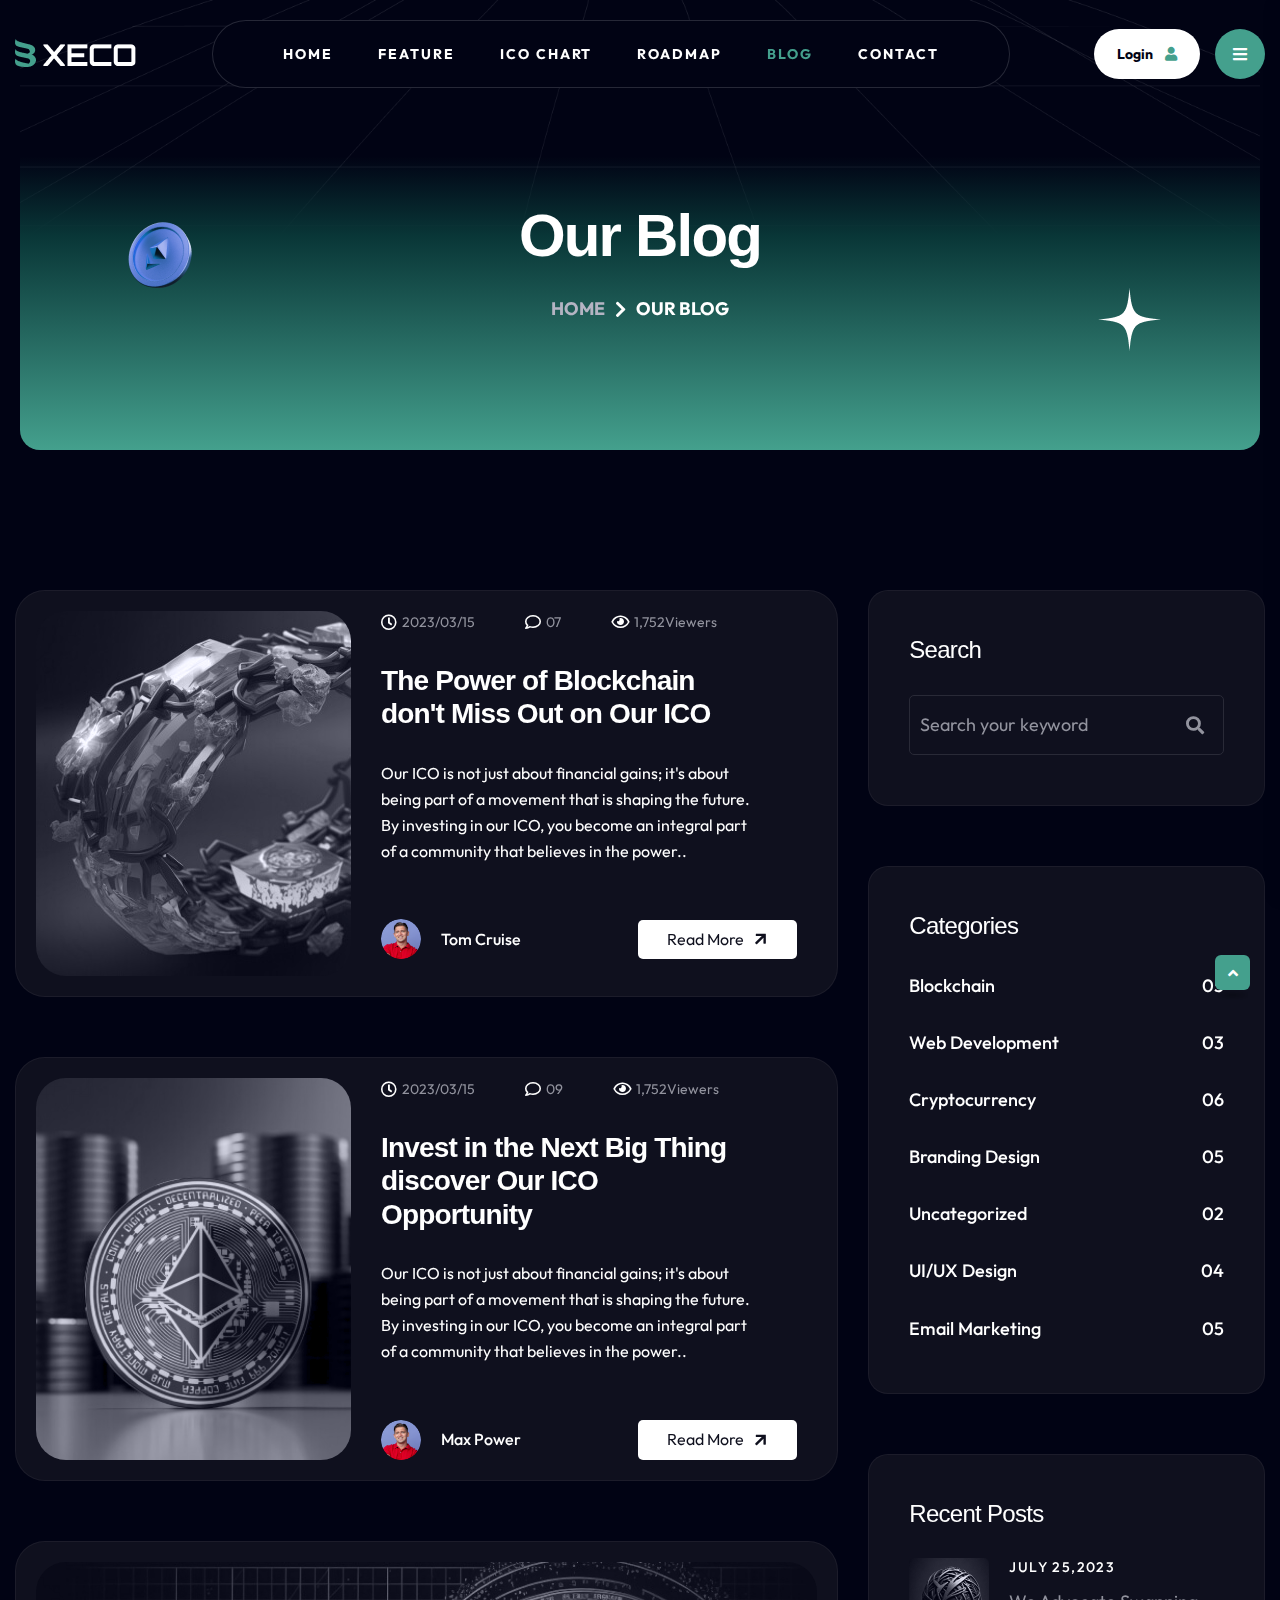
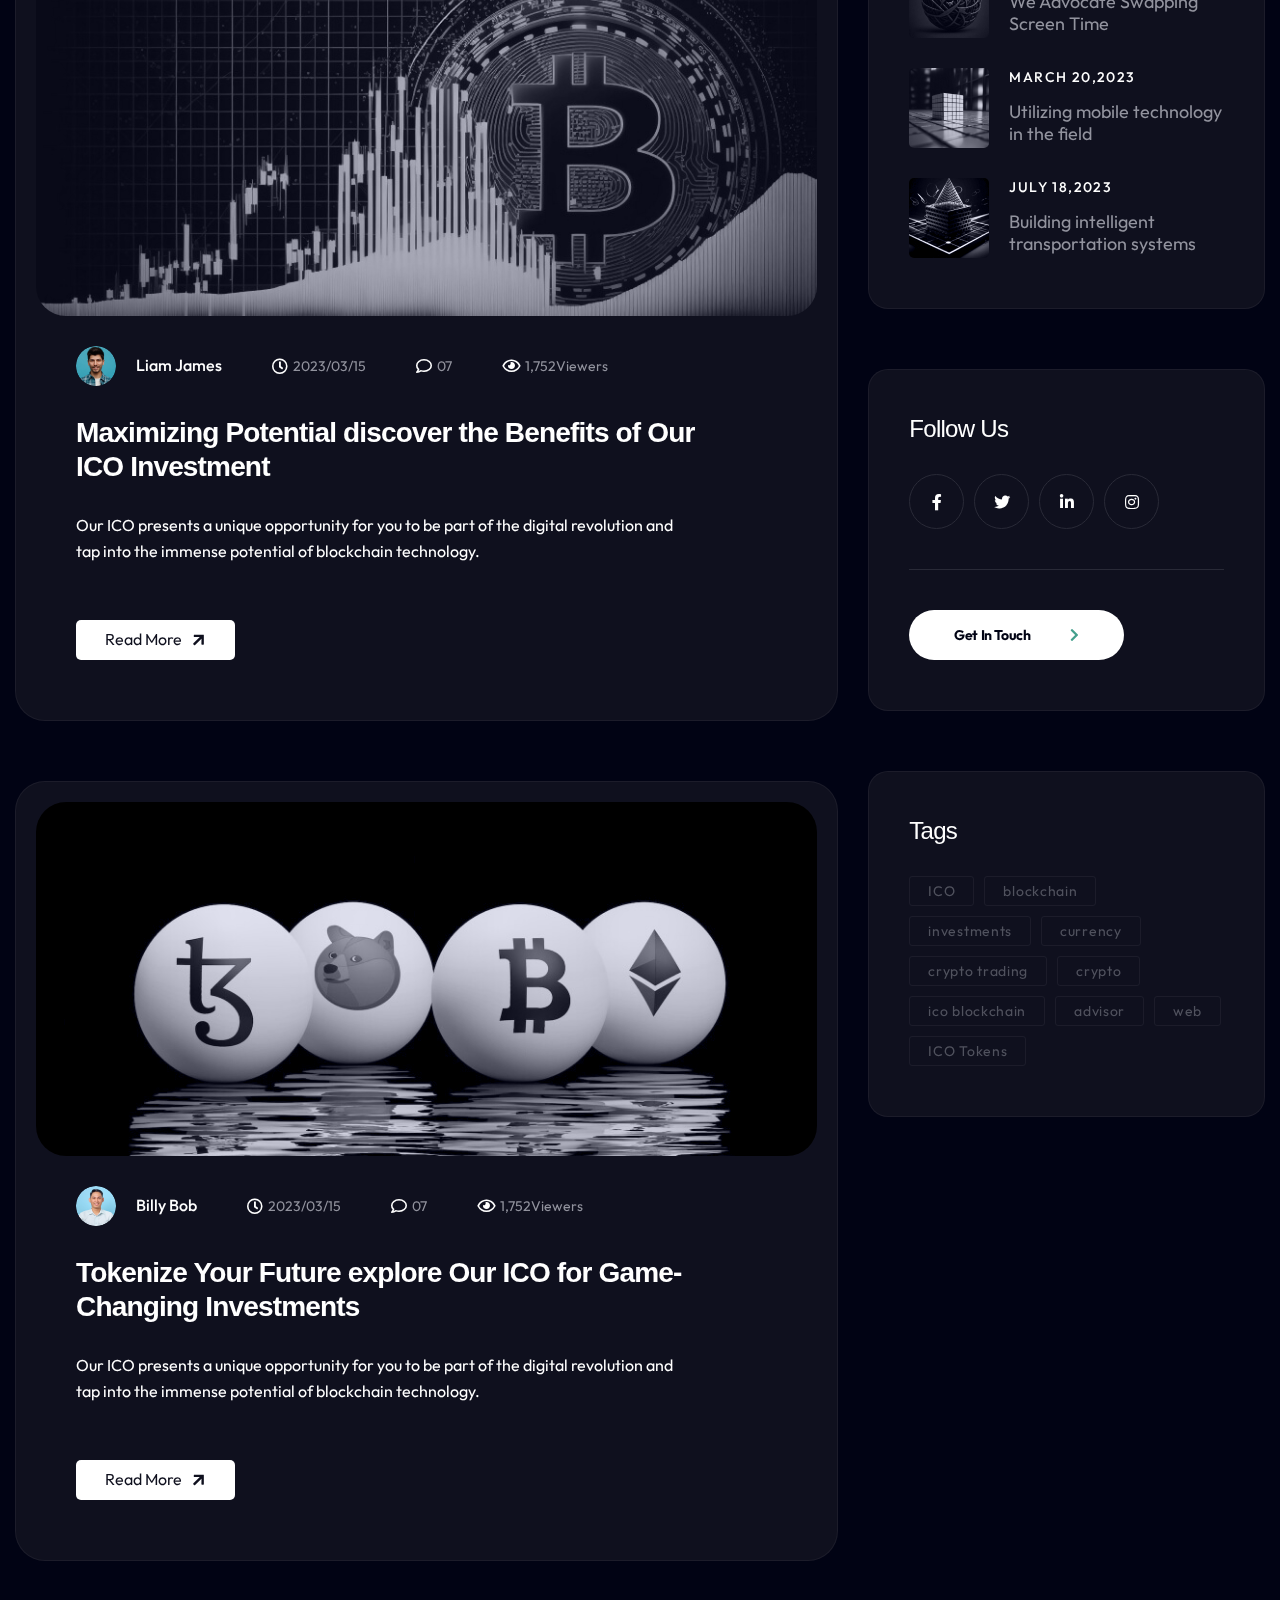
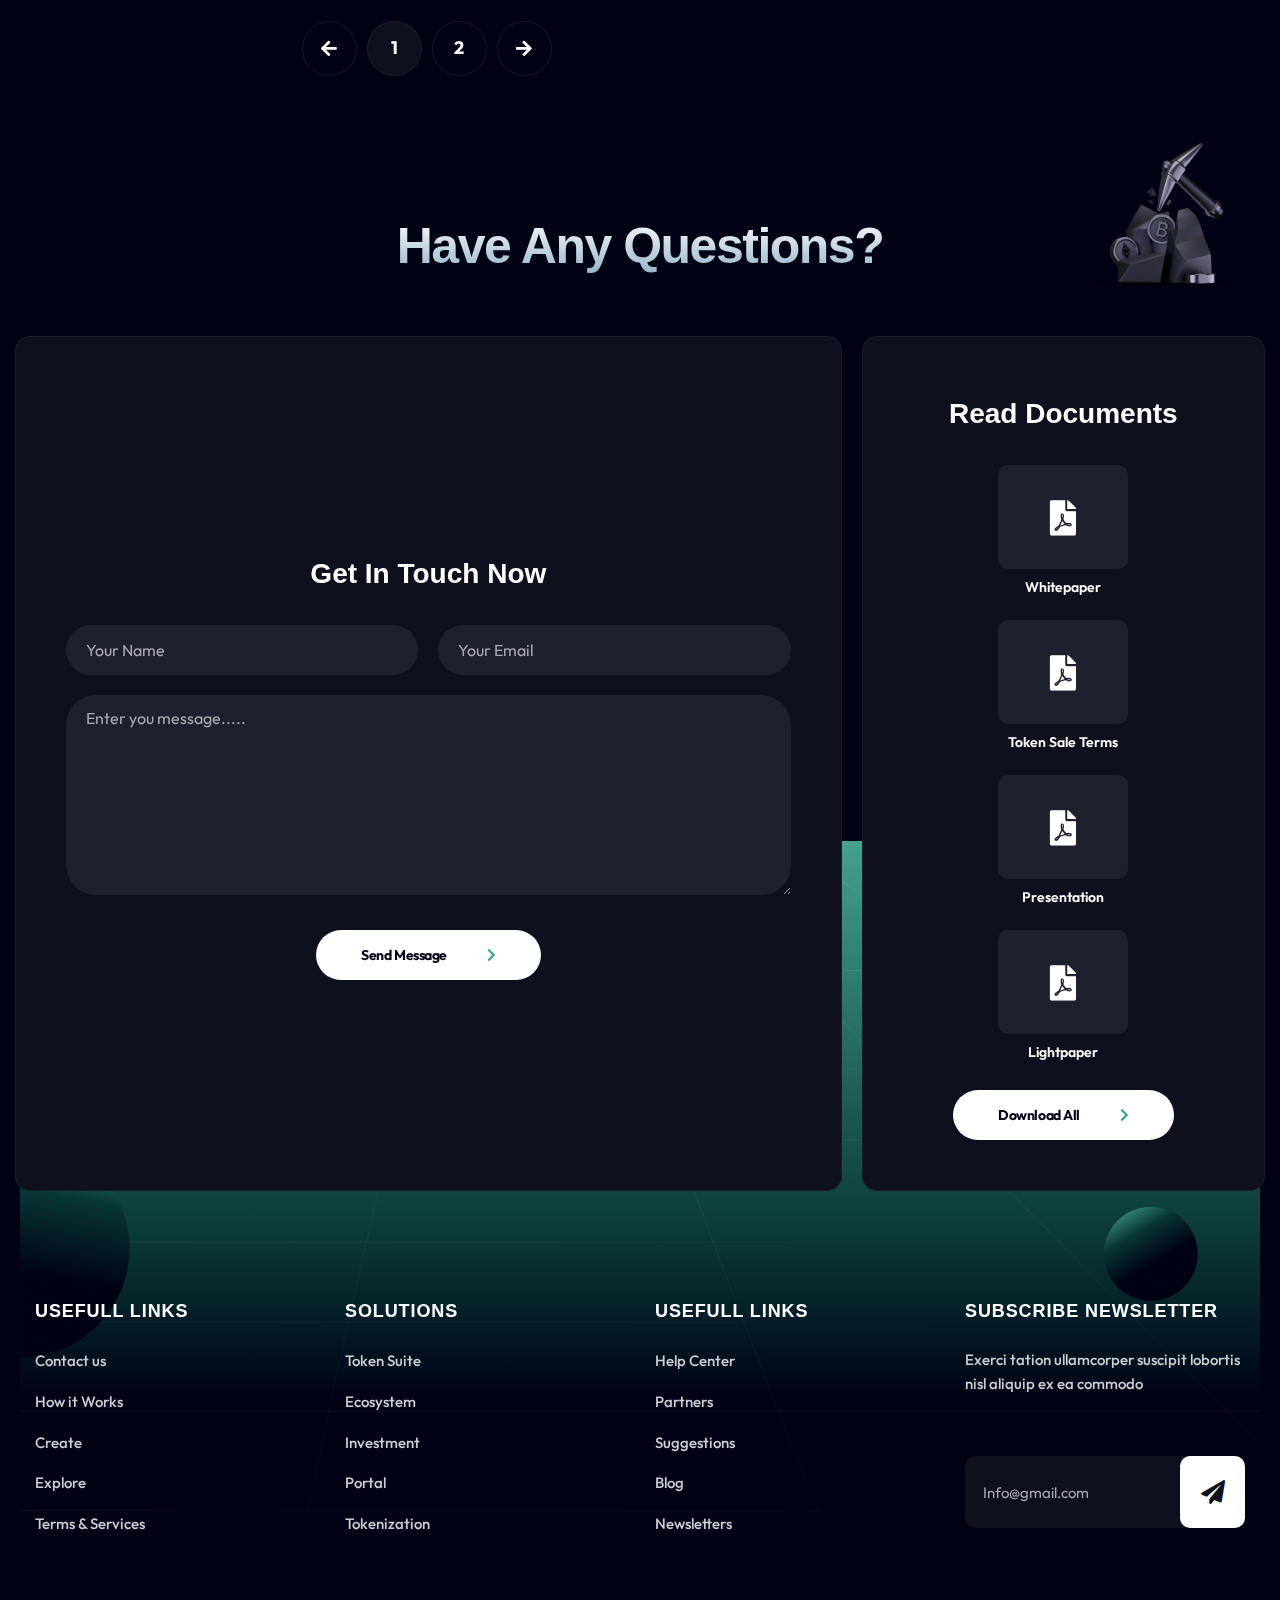
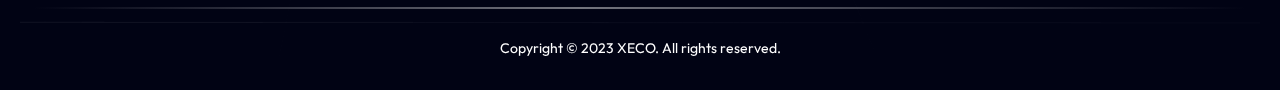
<file: blog.html>
<!doctype html>
<html class="no-js" lang="en">
    
<!-- Mirrored from themeadapt.com/tf/xeco/blog.html by HTTrack Website Copier/3.x [XR&CO'2014], Wed, 11 Oct 2023 06:29:14 GMT -->
<head>
        <meta charset="utf-8">
        <meta http-equiv="x-ua-compatible" content="ie=edge">
        <title>Xeco - ICO & Crypto Landing Page Template</title>
        <meta name="description" content="Xeco - ICO & Crypto Landing Page Template">
        <meta name="viewport" content="width=device-width, initial-scale=1">

		<link rel="shortcut icon" type="image/x-icon" href="assets/img/favicon.png">
        <!-- Place favicon.ico in the root directory -->

        <!-- CSS here -->
        <link rel="stylesheet" href="assets/css/bootstrap.min.css">
        <link rel="stylesheet" href="assets/css/animate.min.css">
        <link rel="stylesheet" href="assets/css/fontawesome-all.min.css">
        <link rel="stylesheet" href="assets/css/slick.css">
        <link rel="stylesheet" href="assets/css/default.css">
        <link rel="stylesheet" href="assets/css/style.css">
        <link rel="stylesheet" href="assets/css/responsive.css">
    </head>
    <body>

        <!-- Preloader -->
        <div id="preloader">
            <div class="spinner">
                <div class="rect1"></div>
                <div class="rect2"></div>
                <div class="rect3"></div>
                <div class="rect4"></div>
                <div class="rect5"></div>
            </div>
        </div>
        <!-- Preloader -->

		<!-- Scroll-top -->
        <button class="scroll-top scroll-to-target" data-target="html">
            <i class="fas fa-angle-up"></i>
        </button>
        <!-- Scroll-top-end-->

        <!-- header-area -->
        <header id="header">
            <div id="sticky-header" class="menu-area transparent-header">
                <div class="container custom-container">
                    <div class="row">
                        <div class="col-12">
                            <div class="menu-wrap">
                                <nav class="menu-nav">
                                    <div class="logo">
                                        <a href="index.html"><img src="assets/img/logo/logo.png" alt="Logo"></a>
                                    </div>
                                    <div class="navbar-wrap main-menu d-none d-lg-flex">
                                        <ul class="navigation">
                                            <li><a href="index.html">Home</a></li>
                                            <li><a href="index.html#feature">Feature</a></li>
                                            <li><a href="index.html#chart">ICO Chart</a></li>
                                            <li><a href="index.html#roadMap">RoadMap</a></li>
                                            <li class="active menu-item-has-children"><a href="#">blog</a>
                                                <ul class="sub-menu">
                                                    <li class="active"><a href="blog.html">Our Blog</a></li>
                                                    <li><a href="blog-details.html">Blog Details</a></li>
                                                </ul>
                                            </li>
                                            <li><a href="contact.html">Contact</a></li>
                                        </ul>
                                    </div>
                                    <div class="header-action">
                                        <ul class="list-wrap">
                                            <li class="header-login"><a href="#">Login<i class="fas fa-user"></i></a></li>
                                            <li class="offcanvas-menu"><a href="#" class="menu-tigger"><i class="fas fa-bars"></i></a></li>
                                        </ul>
                                    </div>
                                    <div class="mobile-nav-toggler"><i class="fas fa-bars"></i></div>
                                </nav>
                            </div>

                            <!-- Mobile Menu  -->
                            <div class="mobile-menu">
                                <nav class="menu-box">
                                    <div class="close-btn"><i class="fas fa-times"></i></div>
                                    <div class="nav-logo">
                                        <a href="index.html"><img src="assets/img/logo/logo.png" alt="Logo"></a>
                                    </div>
                                    <div class="menu-outer">
                                        <!--Here Menu Will Come Automatically Via Javascript / Same Menu as in Header-->
                                    </div>
                                    <div class="social-links">
                                        <ul class="clearfix list-wrap">
                                            <li><a href="#"><i class="fab fa-facebook-f"></i></a></li>
                                            <li><a href="#"><i class="fab fa-twitter"></i></a></li>
                                            <li><a href="#"><i class="fab fa-instagram"></i></a></li>
                                            <li><a href="#"><i class="fab fa-linkedin-in"></i></a></li>
                                            <li><a href="#"><i class="fab fa-youtube"></i></a></li>
                                        </ul>
                                    </div>
                                </nav>
                            </div>
                            <div class="menu-backdrop"></div>
                            <!-- End Mobile Menu -->

                        </div>
                    </div>
                </div>
            </div>

            <!-- offCanvas-menu -->
            <div class="extra-info">
                <div class="close-icon menu-close">
                    <button><i class="far fa-window-close"></i></button>
                </div>
                <div class="logo-side mb-30">
                    <a href="index.html"><img src="assets/img/logo/logo.png" alt="Logo"></a>
                </div>
                <div class="side-info mb-30">
                    <div class="contact-list mb-30">
                        <h4>Office Address</h4>
                        <p>123/A, Miranda City Likaoli <br> Prikano, Dope</p>
                    </div>
                    <div class="contact-list mb-30">
                        <h4>Phone Number</h4>
                        <p>+0989 7876 9865 9</p>
                        <p>+(090) 8765 86543 85</p>
                    </div>
                    <div class="contact-list mb-30">
                        <h4>Email Address</h4>
                        <p>info@example.com</p>
                        <p>example.mail@hum.com</p>
                    </div>
                </div>
                <div class="social-icon-right mt-30">
                    <a href="#"><i class="fab fa-facebook-f"></i></a>
                    <a href="#"><i class="fab fa-twitter"></i></a>
                    <a href="#"><i class="fab fa-google-plus-g"></i></a>
                    <a href="#"><i class="fab fa-instagram"></i></a>
                </div>
            </div>
            <div class="offcanvas-overly"></div>
            <!-- offCanvas-menu-end -->

        </header>
        <!-- header-area-end -->

        <!-- main-area -->
        <main>

            <!-- breadcrumb-area -->
            <section class="breadcrumb-area breadcrumb-bg" data-background="assets/img/bg/breadcrumb_bg.png">
                <div class="container">
                    <div class="row">
                        <div class="col-lg-12">
                            <div class="breadcrumb-content">
                                <h2 class="title">Our Blog</h2>
                                <nav aria-label="breadcrumb">
                                    <ol class="breadcrumb">
                                        <li class="breadcrumb-item"><a href="index.html">Home</a></li>
                                        <li class="breadcrumb-item active" aria-current="page">Our Blog</li>
                                    </ol>
                                </nav>
                            </div>
                        </div>
                    </div>
                </div>
                <div class="breadcrumb-shape-wrap">
                    <img src="assets/img/images/breadcrumb_shape01.png" alt="" class="alltuchtopdown">
                    <img src="assets/img/images/breadcrumb_shape02.png" alt="" class="rotateme">
                </div>
            </section>
            <!-- breadcrumb-area-end -->

            <!-- blog-area -->
            <section class="blog-area pt-140 pb-140">
                <div class="container">
                    <div class="row">
                        <div class="col-lg-8">
                            <div class="blog-post-wrap">
                                <div class="blog-masonry-post">
                                    <div class="blog-masonry-thumb">
                                        <a href="blog-details.html"><img src="assets/img/blog/blog_masonry01.jpg" alt=""></a>
                                    </div>
                                    <div class="blog-masonry-content">
                                        <div class="blog-meta">
                                            <ul class="list-wrap">
                                                <li><i class="far fa-clock"></i>2023/03/15</li>
                                                <li><a href="blog-details.html"><i class="far fa-comment"></i>07</a></li>
                                                <li><i class="far fa-eye"></i>1,752Viewers</li>
                                            </ul>
                                        </div>
                                        <h2 class="title"><a href="blog-details.html">The Power of Blockchain don't Miss Out on Our ICO</a></h2>
                                        <p>Our ICO is not just about financial gains; it's about being part of a movement that is shaping the future. By investing in our ICO, you become an integral part of a community that believes in the power..</p>
                                        <div class="content-bottom">
                                            <div class="blog-author">
                                                <a href="blog-details.html"><img src="assets/img/blog/blog_author01.png" alt="">Tom Cruise</a>
                                            </div>
                                            <div class="read-more-btn">
                                                <a href="blog-details.html">Read More<i class="fas fa-arrow-right"></i></a>
                                            </div>
                                        </div>
                                    </div>
                                </div>
                                <div class="blog-masonry-post">
                                    <div class="blog-masonry-thumb">
                                        <a href="blog-details.html"><img src="assets/img/blog/blog_masonry02.jpg" alt=""></a>
                                    </div>
                                    <div class="blog-masonry-content">
                                        <div class="blog-meta">
                                            <ul class="list-wrap">
                                                <li><i class="far fa-clock"></i>2023/03/15</li>
                                                <li><a href="blog-details.html"><i class="far fa-comment"></i>09</a></li>
                                                <li><i class="far fa-eye"></i>1,752Viewers</li>
                                            </ul>
                                        </div>
                                        <h2 class="title"><a href="blog-details.html">Invest in the Next Big Thing discover Our ICO Opportunity</a></h2>
                                        <p>Our ICO is not just about financial gains; it's about being part of a movement that is shaping the future. By investing in our ICO, you become an integral part of a community that believes in the power..</p>
                                        <div class="content-bottom">
                                            <div class="blog-author">
                                                <a href="blog-details.html"><img src="assets/img/blog/blog_author01.png" alt="">Max Power</a>
                                            </div>
                                            <div class="read-more-btn">
                                                <a href="blog-details.html">Read More<i class="fas fa-arrow-right"></i></a>
                                            </div>
                                        </div>
                                    </div>
                                </div>
                                <div class="blog-standard-post">
                                    <div class="blog-standard-thumb">
                                        <a href="blog-details.html"><img src="assets/img/blog/blog_standard01.jpg" alt=""></a>
                                    </div>
                                    <div class="blog-standard-content">
                                        <div class="blog-meta">
                                            <ul class="list-wrap">
                                                <li class="blog-author"><a href="blog-details.html"><img src="assets/img/blog/blog_author03.png" alt="">Liam James</a></li>
                                                <li><i class="far fa-clock"></i>2023/03/15</li>
                                                <li><a href="blog-details.html"><i class="far fa-comment"></i>07</a></li>
                                                <li><i class="far fa-eye"></i>1,752Viewers</li>
                                            </ul>
                                        </div>
                                        <h2 class="title"><a href="blog-details.html">Maximizing Potential discover the Benefits of Our ICO Investment</a></h2>
                                        <p>Our ICO presents a unique opportunity for you to be part of the digital revolution and tap into the immense potential of blockchain technology.</p>
                                        <div class="read-more-btn">
                                            <a href="blog-details.html">Read More<i class="fas fa-arrow-right"></i></a>
                                        </div>
                                    </div>
                                </div>
                                <div class="blog-standard-post">
                                    <div class="blog-standard-thumb">
                                        <a href="blog-details.html"><img src="assets/img/blog/blog_standard02.jpg" alt=""></a>
                                    </div>
                                    <div class="blog-standard-content">
                                        <div class="blog-meta">
                                            <ul class="list-wrap">
                                                <li class="blog-author"><a href="blog-details.html"><img src="assets/img/blog/blog_author04.png" alt="">Billy Bob</a></li>
                                                <li><i class="far fa-clock"></i>2023/03/15</li>
                                                <li><a href="blog-details.html"><i class="far fa-comment"></i>07</a></li>
                                                <li><i class="far fa-eye"></i>1,752Viewers</li>
                                            </ul>
                                        </div>
                                        <h2 class="title"><a href="blog-details.html">Tokenize Your Future explore Our ICO for Game-Changing Investments</a></h2>
                                        <p>Our ICO presents a unique opportunity for you to be part of the digital revolution and tap into the immense potential of blockchain technology.</p>
                                        <div class="read-more-btn">
                                            <a href="blog-details.html">Read More<i class="fas fa-arrow-right"></i></a>
                                        </div>
                                    </div>
                                </div>
                            </div>
                            <nav class="pagination-wrap">
                                <ul class="list-wrap">
                                    <li><a href="#"><i class="fas fa-arrow-left"></i></a></li>
                                    <li class="active"><a href="blog.html">1</a></li>
                                    <li><a href="blog.html">2</a></li>
                                    <li><a href="blog.html"><i class="fas fa-arrow-right"></i></a></li>
                                </ul>
                            </nav>
                        </div>
                        <div class="col-lg-4">
                            <aside class="blog-sidebar">
                                <div class="blog-widget">
                                    <h4 class="widget-title">Search</h4>
                                    <div class="sidebar-search">
                                        <form action="#">
                                            <input type="text" placeholder="Search your keyword">
                                            <button type="submit"><i class="fas fa-search"></i></button>
                                        </form>
                                    </div>
                                </div>
                                <div class="blog-widget">
                                    <h4 class="widget-title">Categories</h4>
                                    <div class="sidebar-cat-list">
                                        <ul class="list-wrap">
                                            <li><a href="#">Blockchain <span>05</span></a></li>
                                            <li><a href="#">Web Development <span>03</span></a></li>
                                            <li><a href="#">Cryptocurrency <span>06</span></a></li>
                                            <li><a href="#">Branding Design <span>05</span></a></li>
                                            <li><a href="#">Uncategorized <span>02</span></a></li>
                                            <li><a href="#">UI/UX Design <span>04</span></a></li>
                                            <li><a href="#">Email Marketing <span>05</span></a></li>
                                        </ul>
                                    </div>
                                </div>
                                <div class="blog-widget">
                                    <h4 class="widget-title">Recent Posts</h4>
                                    <div class="rc-post-wrap">
                                        <div class="rc-post-item">
                                            <div class="thumb">
                                                <a href="blog-details.html"><img src="assets/img/blog/rc_post01.jpg" alt=""></a>
                                            </div>
                                            <div class="content">
                                                <span class="date">July 25,2023</span>
                                                <h6 class="title"><a href="blog-details.html">We Advocate Swapping Screen Time</a></h6>
                                            </div>
                                        </div>
                                        <div class="rc-post-item">
                                            <div class="thumb">
                                                <a href="blog-details.html"><img src="assets/img/blog/rc_post02.jpg" alt=""></a>
                                            </div>
                                            <div class="content">
                                                <span class="date">March 20,2023</span>
                                                <h6 class="title"><a href="blog-details.html">Utilizing mobile technology in the field</a></h6>
                                            </div>
                                        </div>
                                        <div class="rc-post-item">
                                            <div class="thumb">
                                                <a href="blog-details.html"><img src="assets/img/blog/rc_post03.jpg" alt=""></a>
                                            </div>
                                            <div class="content">
                                                <span class="date">July 18,2023</span>
                                                <h6 class="title"><a href="blog-details.html">Building intelligent transportation systems</a></h6>
                                            </div>
                                        </div>
                                    </div>
                                </div>
                                <div class="blog-widget">
                                    <h4 class="widget-title">Follow Us</h4>
                                    <div class="sidebar-follow-wrap">
                                        <ul class="list-wrap">
                                            <li><a href="#"><i class="fab fa-facebook-f"></i></a></li>
                                            <li><a href="#"><i class="fab fa-twitter"></i></a></li>
                                            <li><a href="#"><i class="fab fa-linkedin-in"></i></a></li>
                                            <li><a href="#"><i class="fab fa-instagram"></i></a></li>
                                        </ul>
                                        <a href="contact.html" class="btn">Get In Touch</a>
                                    </div>
                                </div>
                                <div class="blog-widget">
                                    <h4 class="widget-title">Tags</h4>
                                    <div class="sidebar-tag-list">
                                        <ul class="list-wrap">
                                            <li><a href="#">ICO</a></li>
                                            <li><a href="#">blockchain</a></li>
                                            <li><a href="#">investments</a></li>
                                            <li><a href="#">currency</a></li>
                                            <li><a href="#">crypto trading</a></li>
                                            <li><a href="#">crypto</a></li>
                                            <li><a href="#">ico blockchain</a></li>
                                            <li><a href="#">advisor</a></li>
                                            <li><a href="#">web</a></li>
                                            <li><a href="#">ICO Tokens</a></li>
                                        </ul>
                                    </div>
                                </div>
                            </aside>
                        </div>
                    </div>
                </div>
            </section>
            <!-- blog-area-end -->

            <!-- document-area -->
            <section class="document-area">
                <div class="container">
                    <div class="document-inner-wrap">
                        <div class="row">
                            <div class="col-lg-12">
                                <div class="section-title text-center mb-60">
                                    <h2 class="title">Have Any Questions?</h2>
                                </div>
                            </div>
                        </div>
                        <div class="row">
                            <div class="col-lg-8">
                                <div class="document-form-wrap">
                                    <h4 class="title">Get In Touch Now</h4>
                                    <form action="#">
                                        <div class="row">
                                            <div class="col-md-6">
                                                <div class="form-grp">
                                                    <input type="text" placeholder="Your Name">
                                                </div>
                                            </div>
                                            <div class="col-md-6">
                                                <div class="form-grp">
                                                    <input type="email" placeholder="Your Email">
                                                </div>
                                            </div>
                                        </div>
                                        <div class="form-grp">
                                            <textarea name="message" placeholder="Enter you message....."></textarea>
                                        </div>
                                        <button type="submit" class="btn">Send Message</button>
                                    </form>
                                </div>
                            </div>
                            <div class="col-lg-4">
                                <div class="document-wrap">
                                    <h4 class="title">Read Documents</h4>
                                    <ul class="list-wrap">
                                        <li>
                                            <a href="#">
                                                <span class="icon"><i class="fas fa-file-pdf"></i></span>
                                                Whitepaper
                                            </a>
                                        </li>
                                        <li>
                                            <a href="#">
                                                <span class="icon"><i class="fas fa-file-pdf"></i></span>
                                                Token Sale Terms
                                            </a>
                                        </li>
                                        <li>
                                            <a href="#">
                                                <span class="icon"><i class="fas fa-file-pdf"></i></span>
                                                Presentation
                                            </a>
                                        </li>
                                        <li>
                                            <a href="#">
                                                <span class="icon"><i class="fas fa-file-pdf"></i></span>
                                                Lightpaper
                                            </a>
                                        </li>
                                    </ul>
                                    <a href="#" class="btn">Download All</a>
                                </div>
                            </div>
                        </div>
                    </div>
                </div>
                <div class="document-shape">
                    <img src="assets/img/images/document_shape.png" alt="" class="alltuchtopdown">
                </div>
            </section>
            <!-- document-area-end -->

        </main>
        <!-- main-area-end -->

        <!-- footer-area -->
        <footer>
            <div class="footer-area footer-bg" data-background="assets/img/bg/footer_bg.png">
                <div class="container">
                    <div class="footer-top">
                        <div class="row">
                            <div class="col-xl-3 col-lg-3 col-md-4 col-sm-6">
                                <div class="footer-widget">
                                    <h4 class="fw-title">Usefull Links</h4>
                                    <div class="footer-link">
                                        <ul class="list-wrap">
                                            <li><a href="contact.html">Contact us</a></li>
                                            <li><a href="contact.html">How it Works</a></li>
                                            <li><a href="contact.html">Create</a></li>
                                            <li><a href="contact.html">Explore</a></li>
                                            <li><a href="contact.html">Terms & Services</a></li>
                                        </ul>
                                    </div>
                                </div>
                            </div>
                            <div class="col-xl-3 col-lg-2 col-md-4 col-sm-6">
                                <div class="footer-widget">
                                    <h4 class="fw-title">SOLUTIONS</h4>
                                    <div class="footer-link">
                                        <ul class="list-wrap">
                                            <li><a href="contact.html">Token Suite</a></li>
                                            <li><a href="contact.html">Ecosystem</a></li>
                                            <li><a href="contact.html">Investment</a></li>
                                            <li><a href="contact.html">Portal</a></li>
                                            <li><a href="contact.html">Tokenization</a></li>
                                        </ul>
                                    </div>
                                </div>
                            </div>
                            <div class="col-xl-3 col-lg-3 col-md-4 col-sm-4">
                                <div class="footer-widget">
                                    <h4 class="fw-title">Usefull Links</h4>
                                    <div class="footer-link">
                                        <ul class="list-wrap">
                                            <li><a href="contact.html">Help Center</a></li>
                                            <li><a href="contact.html">Partners</a></li>
                                            <li><a href="contact.html">Suggestions</a></li>
                                            <li><a href="blog.html">Blog</a></li>
                                            <li><a href="contact.html">Newsletters</a></li>
                                        </ul>
                                    </div>
                                </div>
                            </div>
                            <div class="col-xl-3 col-lg-4 col-sm-8">
                                <div class="footer-widget">
                                    <h4 class="fw-title">Subscribe Newsletter</h4>
                                    <div class="footer-newsletter">
                                        <p>Exerci tation ullamcorper suscipit lobortis nisl aliquip ex ea commodo</p>
                                        <form action="#">
                                            <input type="text" placeholder="Info@gmail.com">
                                            <button type="submit"><i class="fas fa-paper-plane"></i></button>
                                        </form>
                                    </div>
                                </div>
                            </div>
                        </div>
                    </div>
                    <div class="footer-bottom">
                        <div class="row">
                            <div class="col-lg-12">
                                <div class="copyright-text">
                                    <p>Copyright © 2023 XECO. All rights reserved.</p>
                                </div>
                            </div>
                        </div>
                    </div>
                </div>
                <div class="footer-shape-wrap">
                    <img src="assets/img/images/footer_shape01.png" alt="" class="alltuchtopdown">
                    <img src="assets/img/images/footer_shape02.png" alt="" class="leftToRight">
                </div>
            </div>
        </footer>
        <!-- footer-area-end -->


        <!-- JS here -->
        <script src="assets/js/vendor/jquery-3.6.0.min.js"></script>
        <script src="assets/js/bootstrap.min.js"></script>
        <script src="assets/js/jquery.countdown.min.js"></script>
        <script src="assets/js/jquery.appear.js"></script>
        <script src="assets/js/slick.min.js"></script>
        <script src="assets/js/ajax-form.js"></script>
        <script src="assets/js/jquery.easing.js"></script>
        <script src="assets/js/wow.min.js"></script>
        <script src="assets/js/main.js"></script>
    </body>

<!-- Mirrored from themeadapt.com/tf/xeco/blog.html by HTTrack Website Copier/3.x [XR&CO'2014], Wed, 11 Oct 2023 06:29:20 GMT -->
</html>
</file>
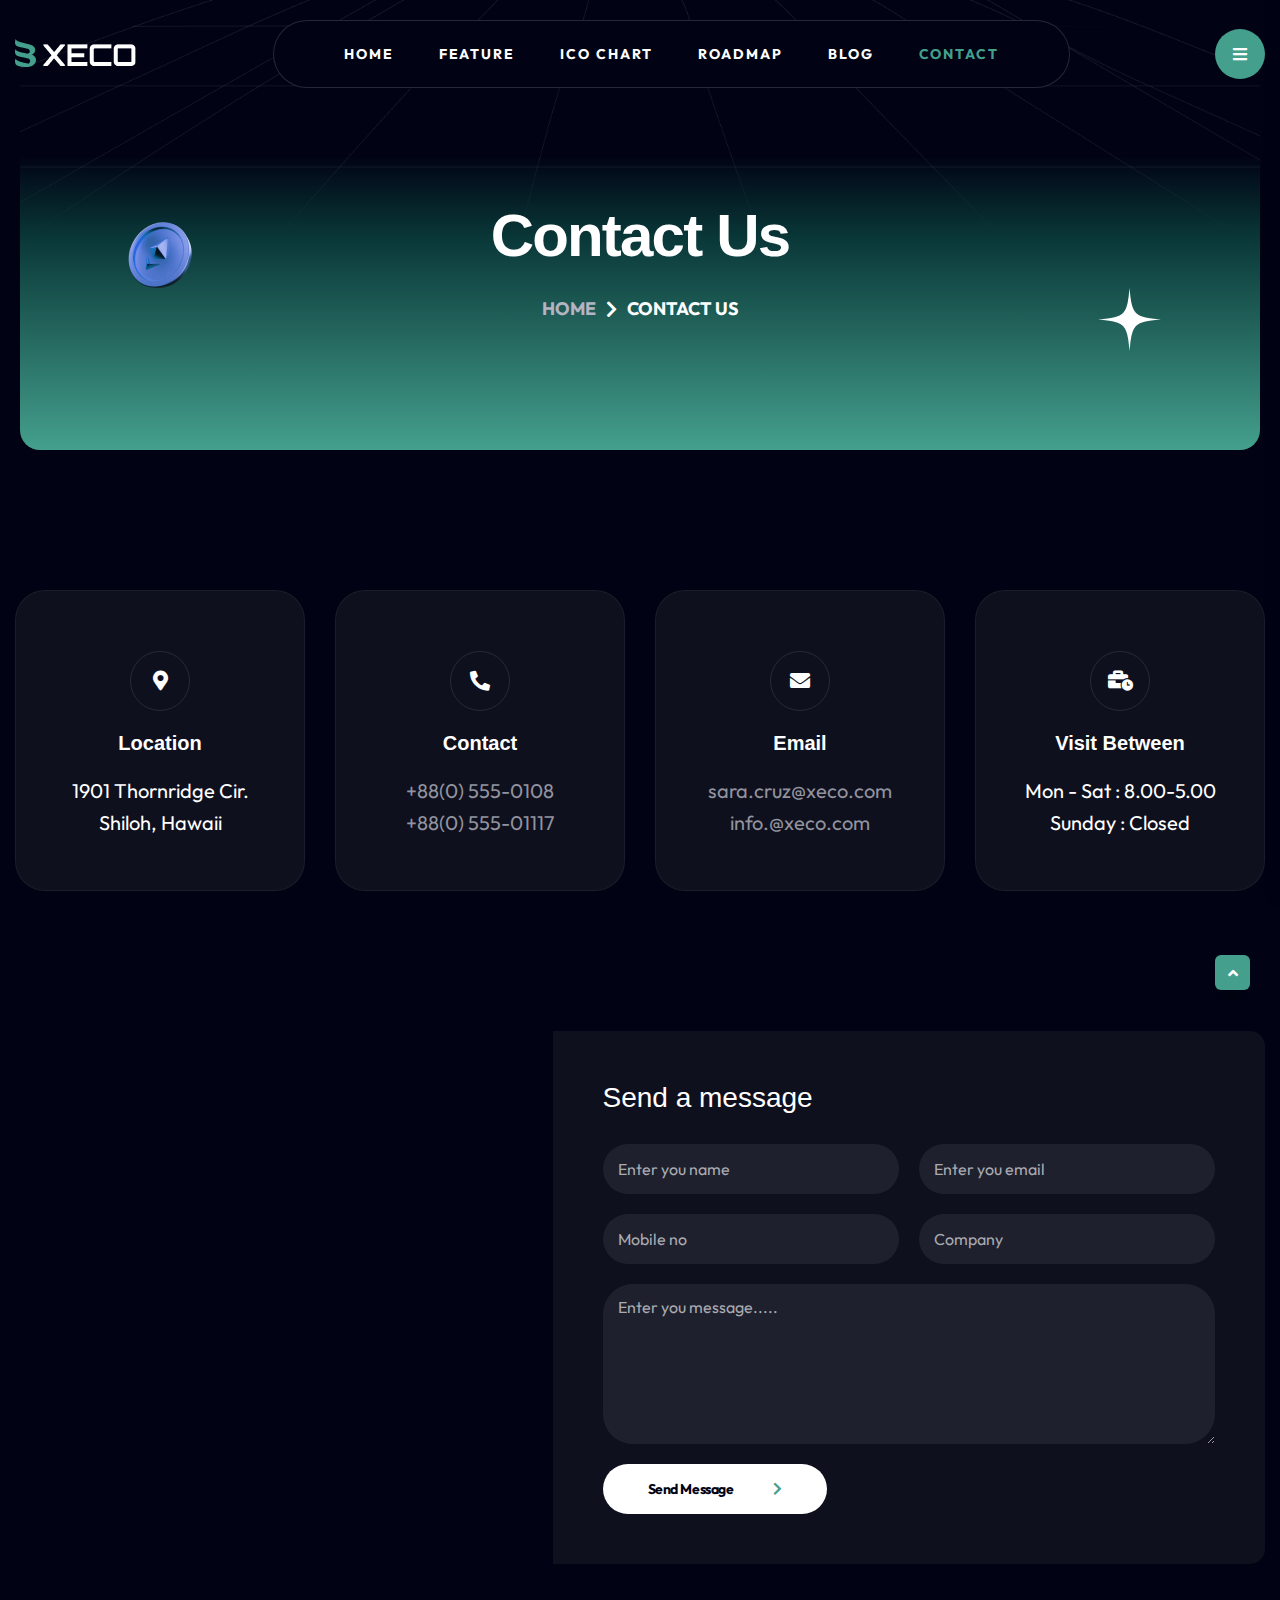
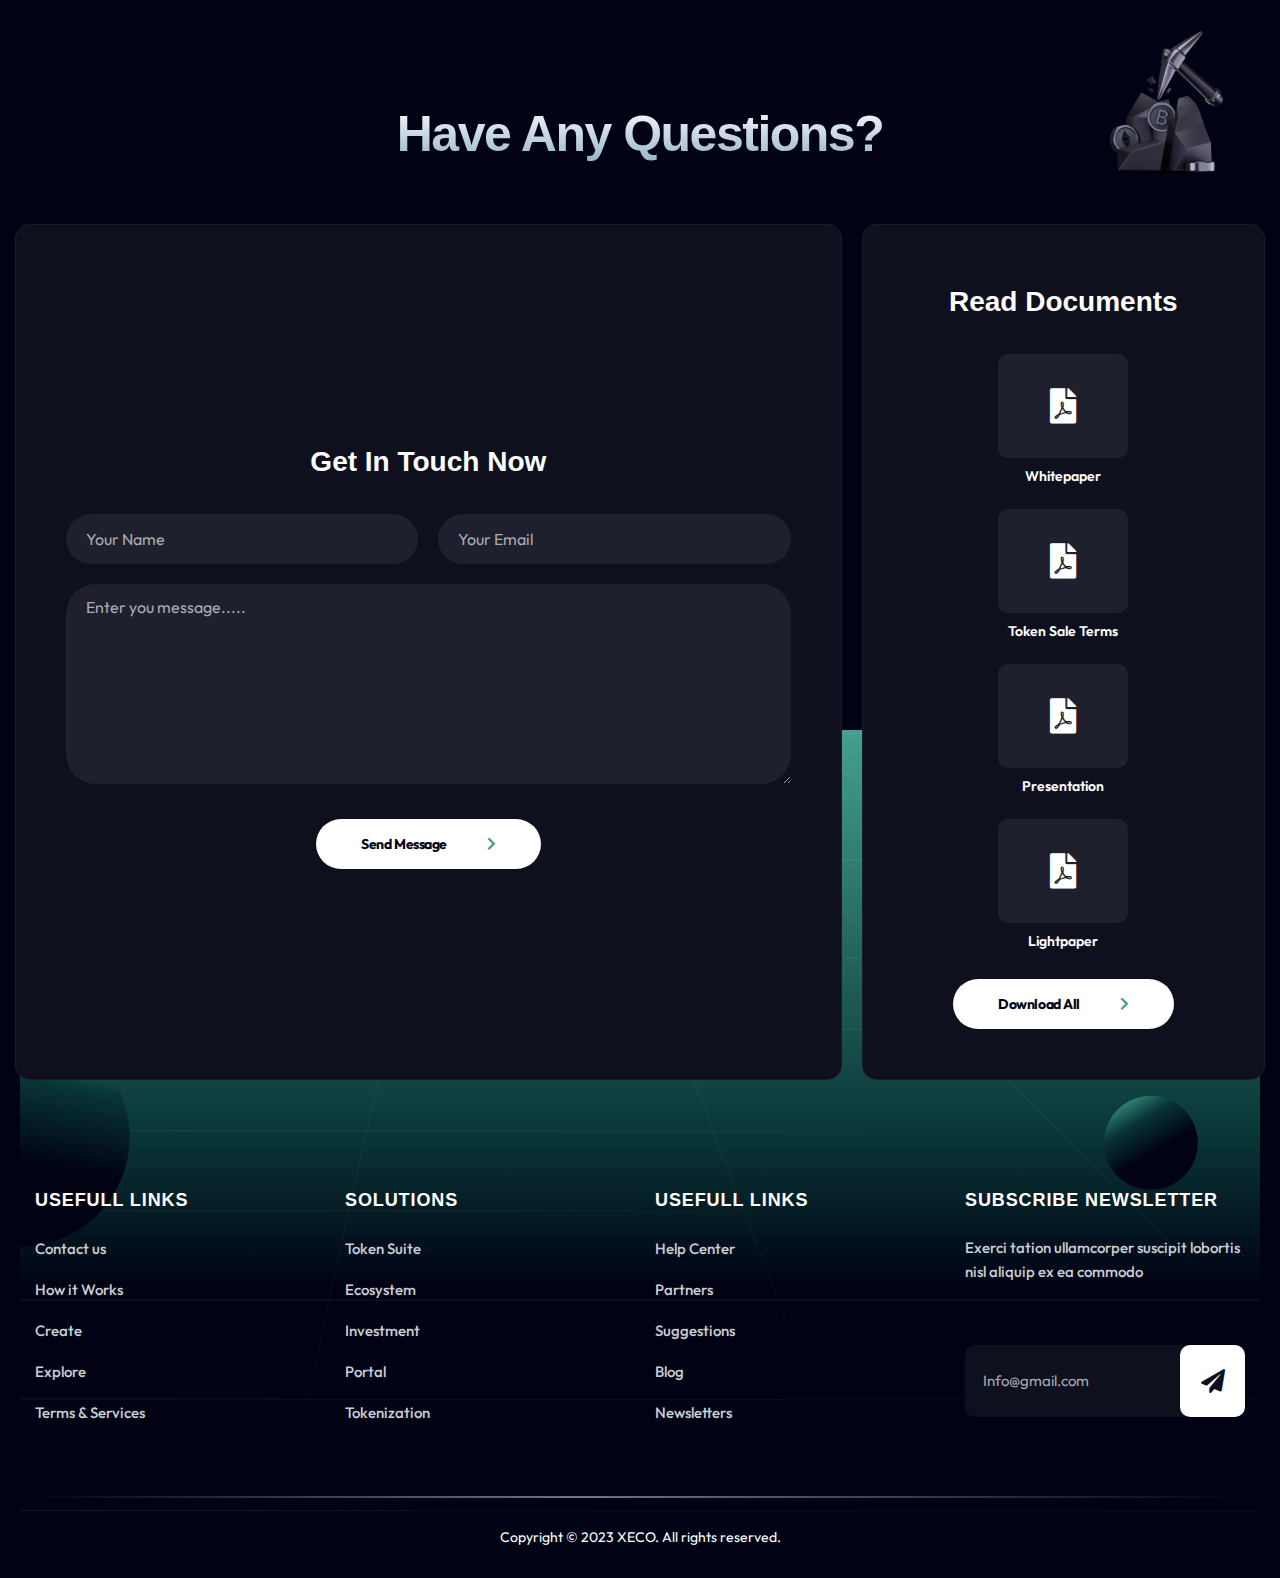
<file: contact.html>
<!doctype html>
<html class="no-js" lang="en">
    
<!-- Mirrored from themeadapt.com/tf/xeco/contact.html by HTTrack Website Copier/3.x [XR&CO'2014], Wed, 11 Oct 2023 06:29:22 GMT -->
<head>
        <meta charset="utf-8">
        <meta http-equiv="x-ua-compatible" content="ie=edge">
        <title>Xeco - ICO & Crypto Landing Page Template</title>
        <meta name="description" content="Xeco - ICO & Crypto Landing Page Template">
        <meta name="viewport" content="width=device-width, initial-scale=1">

		<link rel="shortcut icon" type="image/x-icon" href="assets/img/favicon.png">
        <!-- Place favicon.ico in the root directory -->

        <!-- CSS here -->
        <link rel="stylesheet" href="assets/css/bootstrap.min.css">
        <link rel="stylesheet" href="assets/css/animate.min.css">
        <link rel="stylesheet" href="assets/css/fontawesome-all.min.css">
        <link rel="stylesheet" href="assets/css/slick.css">
        <link rel="stylesheet" href="assets/css/default.css">
        <link rel="stylesheet" href="assets/css/style.css">
        <link rel="stylesheet" href="assets/css/responsive.css">
    </head>
    <body>

        <!-- Preloader -->
        <div id="preloader">
            <div class="spinner">
                <div class="rect1"></div>
                <div class="rect2"></div>
                <div class="rect3"></div>
                <div class="rect4"></div>
                <div class="rect5"></div>
            </div>
        </div>
        <!-- Preloader -->

		<!-- Scroll-top -->
        <button class="scroll-top scroll-to-target" data-target="html">
            <i class="fas fa-angle-up"></i>
        </button>
        <!-- Scroll-top-end-->

        <!-- header-area -->
        <header id="header">
            <div id="sticky-header" class="menu-area transparent-header">
                <div class="container custom-container">
                    <div class="row">
                        <div class="col-12">
                            <div class="menu-wrap">
                                <nav class="menu-nav">
                                    <div class="logo">
                                        <a href="index.html"><img src="assets/img/logo/logo.png" alt="Logo"></a>
                                    </div>
                                    <div class="navbar-wrap main-menu d-none d-lg-flex">
                                        <ul class="navigation">
                                            <li><a href="index.html">Home</a></li>
                                            <li><a href="index.html#feature">Feature</a></li>
                                            <li><a href="index.html#chart">ICO Chart</a></li>
                                            <li><a href="index.html#roadMap">RoadMap</a></li>
                                            <li class="menu-item-has-children"><a href="#">blog</a>
                                                <ul class="sub-menu">
                                                    <li><a href="blog.html">Our Blog</a></li>
                                                    <li><a href="blog-details.html">Blog Details</a></li>
                                                </ul>
                                            </li>
                                            <li class="active"><a href="contact.html">Contact</a></li>
                                        </ul>
                                    </div>
                                    <div class="header-action">
                                        <ul class="list-wrap">
                                            
                                            <li class="offcanvas-menu"><a href="#" class="menu-tigger"><i class="fas fa-bars"></i></a></li>
                                        </ul>
                                    </div>
                                    <div class="mobile-nav-toggler"><i class="fas fa-bars"></i></div>
                                </nav>
                            </div>

                            <!-- Mobile Menu  -->
                            <div class="mobile-menu">
                                <nav class="menu-box">
                                    <div class="close-btn"><i class="fas fa-times"></i></div>
                                    <div class="nav-logo">
                                        <a href="index.html"><img src="assets/img/logo/logo.png" alt="Logo"></a>
                                    </div>
                                    <div class="menu-outer">
                                        <!--Here Menu Will Come Automatically Via Javascript / Same Menu as in Header-->
                                    </div>
                                    <div class="social-links">
                                        <ul class="clearfix list-wrap">
                                            <li><a href="#"><i class="fab fa-facebook-f"></i></a></li>
                                            <li><a href="#"><i class="fab fa-twitter"></i></a></li>
                                            <li><a href="#"><i class="fab fa-instagram"></i></a></li>
                                            <li><a href="#"><i class="fab fa-linkedin-in"></i></a></li>
                                            <li><a href="#"><i class="fab fa-youtube"></i></a></li>
                                        </ul>
                                    </div>
                                </nav>
                            </div>
                            <div class="menu-backdrop"></div>
                            <!-- End Mobile Menu -->

                        </div>
                    </div>
                </div>
            </div>

            <!-- offCanvas-menu -->
            <div class="extra-info">
                <div class="close-icon menu-close">
                    <button><i class="far fa-window-close"></i></button>
                </div>
                <div class="logo-side mb-30">
                    <a href="index.html"><img src="assets/img/logo/logo.png" alt="Logo"></a>
                </div>
                <div class="side-info mb-30">
                    <div class="contact-list mb-30">
                        <h4>Office Address</h4>
                        <p>123/A, Miranda City Likaoli <br> Prikano, Dope</p>
                    </div>
                    <div class="contact-list mb-30">
                        <h4>Phone Number</h4>
                        <p>+0989 7876 9865 9</p>
                        <p>+(090) 8765 86543 85</p>
                    </div>
                    <div class="contact-list mb-30">
                        <h4>Email Address</h4>
                        <p>info@xeco.com</p>
                        <p>xeco.mail@hum.com</p>
                    </div>
                </div>
               
            </div>
            <div class="offcanvas-overly"></div>
            <!-- offCanvas-menu-end -->

        </header>
        <!-- header-area-end -->

        <!-- main-area -->
        <main>

            <!-- breadcrumb-area -->
            <section class="breadcrumb-area breadcrumb-bg" data-background="assets/img/bg/breadcrumb_bg.png">
                <div class="container">
                    <div class="row">
                        <div class="col-lg-12">
                            <div class="breadcrumb-content">
                                <h2 class="title">Contact Us</h2>
                                <nav aria-label="breadcrumb">
                                    <ol class="breadcrumb">
                                        <li class="breadcrumb-item"><a href="index.html">Home</a></li>
                                        <li class="breadcrumb-item active" aria-current="page">Contact Us</li>
                                    </ol>
                                </nav>
                            </div>
                        </div>
                    </div>
                </div>
                <div class="breadcrumb-shape-wrap">
                    <img src="assets/img/images/breadcrumb_shape01.png" alt="" class="alltuchtopdown">
                    <img src="assets/img/images/breadcrumb_shape02.png" alt="" class="rotateme">
                </div>
            </section>
            <!-- breadcrumb-area-end -->

            <!-- contact-area -->
            <section class="contact-area pt-140 pb-140">
                <div class="container">
                    <div class="contact-info-wrap">
                        <div class="row justify-content-center">
                            <div class="col-xl-3 col-lg-4 col-md-6">
                                <div class="contact-info-item">
                                    <div class="icon">
                                        <i class="fas fa-map-marker-alt"></i>
                                    </div>
                                    <div class="content">
                                        <h6 class="title">Location</h6>
                                        <p>1901 Thornridge Cir. <br> Shiloh, Hawaii</p>
                                    </div>
                                </div>
                            </div>
                            <div class="col-xl-3 col-lg-4 col-md-6">
                                <div class="contact-info-item">
                                    <div class="icon">
                                        <i class="fas fa-phone-alt"></i>
                                    </div>
                                    <div class="content">
                                        <h6 class="title">Contact</h6>
                                        <p><a href="tel:0123456789">+88(0) 555-0108</a> <br> <a href="tel:0123456789">+88(0) 555-01117</a></p>
                                    </div>
                                </div>
                            </div>
                            <div class="col-xl-3 col-lg-4 col-md-6">
                                <div class="contact-info-item">
                                    <div class="icon">
                                        <i class="fas fa-envelope"></i>
                                    </div>
                                    <div class="content">
                                        <h6 class="title">Email</h6>
                                        <p><a href="mailto:xeco.@example.com">sara.cruz@xeco.com</a> <br> <a href="mailto:xeco.@example.com">info.@xeco.com</a></p>
                                    </div>
                                </div>
                            </div>
                            <div class="col-xl-3 col-lg-4 col-md-6">
                                <div class="contact-info-item">
                                    <div class="icon">
                                        <i class="fas fa-business-time"></i>
                                    </div>
                                    <div class="content">
                                        <h6 class="title">Visit Between</h6>
                                        <p>Mon - Sat : 8.00-5.00 <br> Sunday : Closed</p>
                                    </div>
                                </div>
                            </div>
                        </div>
                    </div>
                    <div class="contact-form-wrap">
                        <div class="row g-0">
                            <div class="col-57 order-0 order-lg-2">
                                <div class="contact-form">
                                    <h4 class="title">Send a message</h4>
                                    <form id="contact-form" action="https://themeadapt.com/tf/xeco/assets/mail.php" method="POST">
                                        <div class="row">
                                            <div class="col-md-6">
                                                <div class="form-grp">
                                                    <input type="text" name="name" placeholder="Enter you name">
                                                </div>
                                            </div>
                                            <div class="col-md-6">
                                                <div class="form-grp">
                                                    <input type="email" name="email" placeholder="Enter you email">
                                                </div>
                                            </div>
                                            <div class="col-md-6">
                                                <div class="form-grp">
                                                    <input type="number" name="number" placeholder="Mobile no">
                                                </div>
                                            </div>
                                            <div class="col-md-6">
                                                <div class="form-grp">
                                                    <input type="text" name="company" placeholder="Company">
                                                </div>
                                            </div>
                                        </div>
                                        <div class="form-grp">
                                            <textarea name="message" placeholder="Enter you message....."></textarea>
                                        </div>
                                        <button type="submit" class="btn">Send Message</button>
                                    </form>
                                    <p class="ajax-response mb-0"></p>
                                </div>
                            </div>
                            <div class="col-43">
                                <div class="contact-map">
                                    <iframe src="https://geo-devrel-javascript-samples.web.app/samples/style-array/app/dist/" allowfullscreen="" loading="lazy"></iframe>
                                </div>
                            </div>
                        </div>
                    </div>
                </div>
            </section>
            <!-- contact-area-end -->

            <!-- document-area -->
            <section class="document-area">
                <div class="container">
                    <div class="document-inner-wrap">
                        <div class="row">
                            <div class="col-lg-12">
                                <div class="section-title text-center mb-60">
                                    <h2 class="title">Have Any Questions?</h2>
                                </div>
                            </div>
                        </div>
                        <div class="row">
                            <div class="col-lg-8">
                                <div class="document-form-wrap">
                                    <h4 class="title">Get In Touch Now</h4>
                                    <form action="#">
                                        <div class="row">
                                            <div class="col-md-6">
                                                <div class="form-grp">
                                                    <input type="text" placeholder="Your Name">
                                                </div>
                                            </div>
                                            <div class="col-md-6">
                                                <div class="form-grp">
                                                    <input type="email" placeholder="Your Email">
                                                </div>
                                            </div>
                                        </div>
                                        <div class="form-grp">
                                            <textarea name="message" placeholder="Enter you message....."></textarea>
                                        </div>
                                        <button type="submit" class="btn">Send Message</button>
                                    </form>
                                </div>
                            </div>
                            <div class="col-lg-4">
                                <div class="document-wrap">
                                    <h4 class="title">Read Documents</h4>
                                    <ul class="list-wrap">
                                        <li>
                                            <a href="#">
                                                <span class="icon"><i class="fas fa-file-pdf"></i></span>
                                                Whitepaper
                                            </a>
                                        </li>
                                        <li>
                                            <a href="#">
                                                <span class="icon"><i class="fas fa-file-pdf"></i></span>
                                                Token Sale Terms
                                            </a>
                                        </li>
                                        <li>
                                            <a href="#">
                                                <span class="icon"><i class="fas fa-file-pdf"></i></span>
                                                Presentation
                                            </a>
                                        </li>
                                        <li>
                                            <a href="#">
                                                <span class="icon"><i class="fas fa-file-pdf"></i></span>
                                                Lightpaper
                                            </a>
                                        </li>
                                    </ul>
                                    <a href="#" class="btn">Download All</a>
                                </div>
                            </div>
                        </div>
                    </div>
                </div>
                <div class="document-shape">
                    <img src="assets/img/images/document_shape.png" alt="" class="alltuchtopdown">
                </div>
            </section>
            <!-- document-area-end -->

        </main>
        <!-- main-area-end -->

        <!-- footer-area -->
        <footer>
            <div class="footer-area footer-bg" data-background="assets/img/bg/footer_bg.png">
                <div class="container">
                    <div class="footer-top">
                        <div class="row">
                            <div class="col-xl-3 col-lg-3 col-md-4 col-sm-6">
                                <div class="footer-widget">
                                    <h4 class="fw-title">Usefull Links</h4>
                                    <div class="footer-link">
                                        <ul class="list-wrap">
                                            <li><a href="contact.html">Contact us</a></li>
                                            <li><a href="contact.html">How it Works</a></li>
                                            <li><a href="contact.html">Create</a></li>
                                            <li><a href="contact.html">Explore</a></li>
                                            <li><a href="contact.html">Terms & Services</a></li>
                                        </ul>
                                    </div>
                                </div>
                            </div>
                            <div class="col-xl-3 col-lg-2 col-md-4 col-sm-6">
                                <div class="footer-widget">
                                    <h4 class="fw-title">SOLUTIONS</h4>
                                    <div class="footer-link">
                                        <ul class="list-wrap">
                                            <li><a href="contact.html">Token Suite</a></li>
                                            <li><a href="contact.html">Ecosystem</a></li>
                                            <li><a href="contact.html">Investment</a></li>
                                            <li><a href="contact.html">Portal</a></li>
                                            <li><a href="contact.html">Tokenization</a></li>
                                        </ul>
                                    </div>
                                </div>
                            </div>
                            <div class="col-xl-3 col-lg-3 col-md-4 col-sm-4">
                                <div class="footer-widget">
                                    <h4 class="fw-title">Usefull Links</h4>
                                    <div class="footer-link">
                                        <ul class="list-wrap">
                                            <li><a href="contact.html">Help Center</a></li>
                                            <li><a href="contact.html">Partners</a></li>
                                            <li><a href="contact.html">Suggestions</a></li>
                                            <li><a href="blog.html">Blog</a></li>
                                            <li><a href="contact.html">Newsletters</a></li>
                                        </ul>
                                    </div>
                                </div>
                            </div>
                            <div class="col-xl-3 col-lg-4 col-sm-8">
                                <div class="footer-widget">
                                    <h4 class="fw-title">Subscribe Newsletter</h4>
                                    <div class="footer-newsletter">
                                        <p>Exerci tation ullamcorper suscipit lobortis nisl aliquip ex ea commodo</p>
                                        <form action="#">
                                            <input type="text" placeholder="Info@gmail.com">
                                            <button type="submit"><i class="fas fa-paper-plane"></i></button>
                                        </form>
                                    </div>
                                </div>
                            </div>
                        </div>
                    </div>
                    <div class="footer-bottom">
                        <div class="row">
                            <div class="col-lg-12">
                                <div class="copyright-text">
                                    <p>Copyright © 2023 XECO. All rights reserved.</p>
                                </div>
                            </div>
                        </div>
                    </div>
                </div>
                <div class="footer-shape-wrap">
                    <img src="assets/img/images/footer_shape01.png" alt="" class="alltuchtopdown">
                    <img src="assets/img/images/footer_shape02.png" alt="" class="leftToRight">
                </div>
            </div>
        </footer>
        <!-- footer-area-end -->


        <!-- JS here -->
        <script src="assets/js/vendor/jquery-3.6.0.min.js"></script>
        <script src="assets/js/bootstrap.min.js"></script>
        <script src="assets/js/jquery.countdown.min.js"></script>
        <script src="assets/js/jquery.appear.js"></script>
        <script src="assets/js/slick.min.js"></script>
        <script src="assets/js/ajax-form.js"></script>
        <script src="assets/js/jquery.easing.js"></script>
        <script src="assets/js/wow.min.js"></script>
        <script src="assets/js/main.js"></script>
    </body>

<!-- Mirrored from themeadapt.com/tf/xeco/contact.html by HTTrack Website Copier/3.x [XR&CO'2014], Wed, 11 Oct 2023 06:29:22 GMT -->
</html>
</file>
<file: assets/css/default.css>
/* Deafult Margin & Padding */
/*-- Margin Top --*/
.mt-5 {
	margin-top: 5px;
}
.mt-10 {
	margin-top: 10px;
}
.mt-15 {
	margin-top: 15px;
}
.mt-20 {
	margin-top: 20px;
}
.mt-25 {
	margin-top: 25px;
}
.mt-30 {
	margin-top: 30px;
}
.mt-35 {
	margin-top: 35px;
}
.mt-40 {
	margin-top: 40px;
}
.mt-45 {
	margin-top: 45px;
}
.mt-50 {
	margin-top: 50px;
}
.mt-55 {
	margin-top: 55px;
}
.mt-60 {
	margin-top: 60px;
}
.mt-65 {
	margin-top: 65px;
}
.mt-70 {
	margin-top: 70px;
}
.mt-75 {
	margin-top: 75px;
}
.mt-80 {
	margin-top: 80px;
}
.mt-85 {
	margin-top: 85px;
}
.mt-90 {
	margin-top: 90px;
}
.mt-95 {
	margin-top: 95px;
}
.mt-100 {
	margin-top: 100px;
}
.mt-105 {
	margin-top: 105px;
}
.mt-110 {
	margin-top: 110px;
}
.mt-115 {
	margin-top: 115px;
}
.mt-120 {
	margin-top: 120px;
}
.mt-125 {
	margin-top: 125px;
}
.mt-130 {
	margin-top: 130px;
}
.mt-135 {
	margin-top: 135px;
}
.mt-140 {
	margin-top: 140px;
}
.mt-145 {
	margin-top: 145px;
}
.mt-150 {
	margin-top: 150px;
}
.mt-155 {
	margin-top: 155px;
}
.mt-160 {
	margin-top: 160px;
}
.mt-165 {
	margin-top: 165px;
}
.mt-170 {
	margin-top: 170px;
}
.mt-175 {
	margin-top: 175px;
}
.mt-180 {
	margin-top: 180px;
}
.mt-185 {
	margin-top: 185px;
}
.mt-190 {
	margin-top: 190px;
}
.mt-195 {
	margin-top: 195px;
}
.mt-200 {
	margin-top: 200px;
}
/*-- Margin Bottom --*/

.mb-5 {
	margin-bottom: 5px;
}
.mb-10 {
	margin-bottom: 10px;
}
.mb-15 {
	margin-bottom: 15px;
}
.mb-20 {
	margin-bottom: 20px;
}
.mb-25 {
	margin-bottom: 25px;
}
.mb-30 {
	margin-bottom: 30px;
}
.mb-35 {
	margin-bottom: 35px;
}
.mb-40 {
	margin-bottom: 40px;
}
.mb-45 {
	margin-bottom: 45px;
}
.mb-50 {
	margin-bottom: 50px;
}
.mb-55 {
	margin-bottom: 55px;
}
.mb-60 {
	margin-bottom: 60px;
}
.mb-65 {
	margin-bottom: 65px;
}
.mb-70 {
	margin-bottom: 70px;
}
.mb-75 {
	margin-bottom: 75px;
}
.mb-80 {
	margin-bottom: 80px;
}
.mb-85 {
	margin-bottom: 85px;
}
.mb-90 {
	margin-bottom: 90px;
}
.mb-95 {
	margin-bottom: 95px;
}
.mb-100 {
	margin-bottom: 100px;
}
.mb-105 {
	margin-bottom: 105px;
}
.mb-110 {
	margin-bottom: 110px;
}
.mb-115 {
	margin-bottom: 115px;
}
.mb-120 {
	margin-bottom: 120px;
}
.mb-125 {
	margin-bottom: 125px;
}
.mb-130 {
	margin-bottom: 130px;
}
.mb-135 {
	margin-bottom: 135px;
}
.mb-140 {
	margin-bottom: 140px;
}
.mb-145 {
	margin-bottom: 145px;
}
.mb-150 {
	margin-bottom: 150px;
}
.mb-155 {
	margin-bottom: 155px;
}
.mb-160 {
	margin-bottom: 160px;
}
.mb-165 {
	margin-bottom: 165px;
}
.mb-170 {
	margin-bottom: 170px;
}
.mb-175 {
	margin-bottom: 175px;
}
.mb-180 {
	margin-bottom: 180px;
}
.mb-185 {
	margin-bottom: 185px;
}
.mb-190 {
	margin-bottom: 190px;
}
.mb-195 {
	margin-bottom: 195px;
}
.mb-200 {
	margin-bottom: 200px;
}
/*-- Padding Top --*/

.pt-5 {
	padding-top: 5px;
}
.pt-10 {
	padding-top: 10px;
}
.pt-15 {
	padding-top: 15px;
}
.pt-20 {
	padding-top: 20px;
}
.pt-25 {
	padding-top: 25px;
}
.pt-30 {
	padding-top: 30px;
}
.pt-35 {
	padding-top: 35px;
}
.pt-40 {
	padding-top: 40px;
}
.pt-45 {
	padding-top: 45px;
}
.pt-50 {
	padding-top: 50px;
}
.pt-55 {
	padding-top: 55px;
}
.pt-60 {
	padding-top: 60px;
}
.pt-65 {
	padding-top: 65px;
}
.pt-70 {
	padding-top: 70px;
}
.pt-75 {
	padding-top: 75px;
}
.pt-80 {
	padding-top: 80px;
}
.pt-85 {
	padding-top: 85px;
}
.pt-90 {
	padding-top: 90px;
}
.pt-95 {
	padding-top: 95px;
}
.pt-100 {
	padding-top: 100px;
}
.pt-105 {
	padding-top: 105px;
}
.pt-110 {
	padding-top: 110px;
}
.pt-115 {
	padding-top: 115px;
}
.pt-120 {
	padding-top: 120px;
}
.pt-125 {
	padding-top: 125px;
}
.pt-130 {
	padding-top: 130px;
}
.pt-135 {
	padding-top: 135px;
}
.pt-140 {
	padding-top: 140px;
}
.pt-145 {
	padding-top: 145px;
}
.pt-150 {
	padding-top: 150px;
}
.pt-155 {
	padding-top: 155px;
}
.pt-160 {
	padding-top: 160px;
}
.pt-165 {
	padding-top: 165px;
}
.pt-170 {
	padding-top: 170px;
}
.pt-175 {
	padding-top: 175px;
}
.pt-180 {
	padding-top: 180px;
}
.pt-185 {
	padding-top: 185px;
}
.pt-190 {
	padding-top: 190px;
}
.pt-195 {
	padding-top: 195px;
}
.pt-200 {
	padding-top: 200px;
}
/*-- Padding Bottom --*/

.pb-5 {
	padding-bottom: 5px;
}
.pb-10 {
	padding-bottom: 10px;
}
.pb-15 {
	padding-bottom: 15px;
}
.pb-20 {
	padding-bottom: 20px;
}
.pb-25 {
	padding-bottom: 25px;
}
.pb-30 {
	padding-bottom: 30px;
}
.pb-35 {
	padding-bottom: 35px;
}
.pb-40 {
	padding-bottom: 40px;
}
.pb-45 {
	padding-bottom: 45px;
}
.pb-50 {
	padding-bottom: 50px;
}
.pb-55 {
	padding-bottom: 55px;
}
.pb-60 {
	padding-bottom: 60px;
}
.pb-65 {
	padding-bottom: 65px;
}
.pb-70 {
	padding-bottom: 70px;
}
.pb-75 {
	padding-bottom: 75px;
}
.pb-80 {
	padding-bottom: 80px;
}
.pb-85 {
	padding-bottom: 85px;
}
.pb-90 {
	padding-bottom: 90px;
}
.pb-95 {
	padding-bottom: 95px;
}
.pb-100 {
	padding-bottom: 100px;
}
.pb-105 {
	padding-bottom: 105px;
}
.pb-110 {
	padding-bottom: 110px;
}
.pb-115 {
	padding-bottom: 115px;
}
.pb-120 {
	padding-bottom: 120px;
}
.pb-125 {
	padding-bottom: 125px;
}
.pb-130 {
	padding-bottom: 130px;
}
.pb-135 {
	padding-bottom: 135px;
}
.pb-140 {
	padding-bottom: 140px;
}
.pb-145 {
	padding-bottom: 145px;
}
.pb-150 {
	padding-bottom: 150px;
}
.pb-155 {
	padding-bottom: 155px;
}
.pb-160 {
	padding-bottom: 160px;
}
.pb-165 {
	padding-bottom: 165px;
}
.pb-170 {
	padding-bottom: 170px;
}
.pb-175 {
	padding-bottom: 175px;
}
.pb-180 {
	padding-bottom: 180px;
}
.pb-185 {
	padding-bottom: 185px;
}
.pb-190 {
	padding-bottom: 190px;
}
.pb-195 {
	padding-bottom: 195px;
}
.pb-200 {
	padding-bottom: 200px;
}



/*-- Padding Left --*/
.pl-0 {
	padding-left: 0px;
}
.pl-5 {
	padding-left: 5px;
}
.pl-10 {
	padding-left: 10px;
}
.pl-15 {
	padding-left: 15px;
}
.pl-20{
	padding-left: 20px;
}
.pl-25 {
	padding-left: 35px;
}
.pl-30 {
	padding-left: 30px;
}
.pl-35 {
	padding-left: 35px;
}

.pl-35 {
	padding-left: 35px;
}

.pl-40 {
	padding-left: 40px;
}

.pl-45 {
	padding-left: 45px;
}

.pl-50 {
	padding-left: 50px;
}

.pl-55 {
	padding-left: 55px;
}

.pl-60 {
	padding-left: 60px;
}
.pl-65 {
	padding-left: 65px;
}
.pl-70 {
	padding-left: 70px;
}
.pl-75 {
	padding-left: 75px;
}
.pl-80 {
	padding-left: 80px;
}
.pl-85 {
	padding-left: 80px;
}
.pl-90 {
	padding-left: 90px;
}
.pl-95 {
	padding-left: 95px;
}
.pl-100 {
	padding-left: 100px;
}


/*-- Padding Right --*/
.pr-0 {
	padding-right: 0px;
}
.pr-5 {
	padding-right: 5px;
}
.pr-10 {
	padding-right: 10px;
}
.pr-15 {
	padding-right: 15px;
}
.pr-20{
	padding-right: 20px;
}
.pr-25 {
	padding-right: 35px;
}
.pr-30 {
	padding-right: 30px;
}
.pr-35 {
	padding-right: 35px;
}

.pr-35 {
	padding-right: 35px;
}

.pr-40 {
	padding-right: 40px;
}

.pr-45 {
	padding-right: 45px;
}

.pr-50 {
	padding-right: 50px;
}

.pr-55 {
	padding-right: 55px;
}

.pr-60 {
	padding-right: 60px;
}
.pr-65 {
	padding-right: 65px;
}
.pr-70 {
	padding-right: 70px;
}
.pr-75 {
	padding-right: 75px;
}
.pr-80 {
	padding-right: 80px;
}
.pr-85 {
	padding-right: 80px;
}
.pr-90 {
	padding-right: 90px;
}
.pr-95 {
	padding-right: 95px;
}
.pr-100 {
	padding-right: 100px;
}

/* font weight */
.f-700{font-weight: 700;}
.f-600{font-weight: 600;}
.f-500{font-weight: 500;}
.f-400{font-weight: 400;}
.f-300{font-weight: 300;}

/* Background Color */

.gray-bg {
	background: #f7f7fd;
}
.white-bg {
	background: #fff;
}
.black-bg {
	background: #222;
}
.theme-bg {
	background: #222;
}
.primary-bg {
	background: #222;
}
/* Color */

.white-color {
	color: #fff;
}
.black-color {
	color: #222;
}
.theme-color {
	color: #222;
}
.primary-color {
	color: #222;
}
/* black overlay */

[data-overlay] {
	position: relative;
}
[data-overlay]::before {
	background: #000 none repeat scroll 0 0;
	content: "";
	height: 100%;
	left: 0;
	position: absolute;
	top: 0;
	width: 100%;
	z-index: 1;
}
[data-overlay="3"]::before {
	opacity: 0.3;
}
[data-overlay="4"]::before {
	opacity: 0.4;
}
[data-overlay="5"]::before {
	opacity: 0.5;
}
[data-overlay="6"]::before {
	opacity: 0.6;
}
[data-overlay="7"]::before {
	opacity: 0.7;
}
[data-overlay="8"]::before {
	opacity: 0.8;
}
[data-overlay="9"]::before {
	opacity: 0.9;
}
</file>
<file: assets/css/style.css>
/*
  Theme Name: Xeco - ICO & Crypto Landing Page Template
  Support: themegenix@gmail.com
  Description: Xeco - ICO & Crypto Landing Page Template.
  Version: 1.0
*/

/* CSS Index
============================
01. Variable CSS
02. Header
03. Mobile Menu
04. OffCanvas
05. Banner
06. Breadcrumb
07. Contribution
08. Brand
09. Features
10. Chart
11. RoadMap
12. Team
13. Faq
14. Download
15. Document
16. Blog
17. Pagination
18. Contact
19. Footer
20. Preloader
============================
*/



/*=============================
	1. Google Fonts
===============================*/
@import url('https://fonts.googleapis.com/css2?family=Outfit:wght@100;200;300;400;500;600;700&amp;family=Plus+Jakarta+Sans:ital,wght@0,300;0,400;0,500;0,600;0,700;0,800;1,300;1,400;1,500;1,600;1,700;1,800&amp;display=swap');

/*=============================
	01. Variable CSS
===============================*/
:root {
    --tg-body-font-family: 'Outfit', sans-serif;
    --tg-heading-font-family: 'Plus Jakarta Sans', sans-serif;
    --tg-primary-color: #44A08D;
    --tg-secondary-color: #0F101E;
    --tg-body-font-color: #92939E;
    --tg-heading-font-color: #FFFFFF;
    --tg-paragraph-color: #92939E;
    --tg-body-font-size: 16px;
    --tg-body-font-weight: 400;
    --tg-heading-font-weight: 600;
    --tg-body-line-height: 1.62;
    --tg-heading-line-height: 1.2;
    --tg-blue: #0d6efd;
    --tg-indigo: #6610f2;
    --tg-purple: #6f42c1;
    --tg-pink: #d63384;
    --tg-red: #dc3545;
    --tg-orange: #fd7e14;
    --tg-yellow: #ffc107;
    --tg-green: #093637;
    --tg-teal: #20c997;
    --tg-cyan: #0dcaf0;
    --tg-white: #ffffff;
    --tg-black: #010314;
    --tg-gray: #93B2C8;
    --facebook: #3b5998;
    --twitter: #00acee;
    --linkedin: #1976d2;
    --pinterest: #3b5998;
    --youtube: #c4302b;
    --skype: #00aff0;
}
:root {
    scroll-behavior: auto;
}
body {
	font-family: var(--tg-body-font-family);
	font-weight: var(--tg-body-font-weight);
	font-size: var(--tg-body-font-size);
	line-height: var(--tg-body-line-height);
	color: var(--tg-body-font-color);
	font-style: normal;
    background-color: var(--tg-black);
}
img,
.img {
	max-width: 100%;
	transition: all 0.3s ease-out 0s;
}
.f-left {
	float: left
}
.f-right {
	float: right
}
.fix {
	overflow: hidden
}
a,
button {
	-webkit-transition: all 0.3s ease-out 0s;
	-moz-transition: all 0.3s ease-out 0s;
	-ms-transition: all 0.3s ease-out 0s;
	-o-transition: all 0.3s ease-out 0s;
	transition: all 0.3s ease-out 0s;
	text-decoration: none;
}
a:focus,
.btn:focus,
button:focus {
	text-decoration: none;
	outline: none;
	box-shadow: none;
}

a:hover,
.portfolio-cat a:hover,
.footer -menu li a:hover {
	color: var(--tg-primary-color);
	text-decoration: none;
}
a,
button {
	color: var(--tg-primary-color);
	outline: medium none;
	text-decoration: none;
}
.btn:focus,
button:focus,
input:focus,
input:focus,
textarea,
textarea:focus {
	outline: 0
}
.uppercase {
	text-transform: uppercase;
}
.capitalize {
	text-transform: capitalize;
}
h1,
h2,
h3,
h4,
h5,
h6 {
	font-family: var(--tg-heading-font-family);
	color: var(--tg-heading-font-color);
	margin-top: 0px;
	margin-bottom: .7rem;
	font-style: normal;
	line-height: var(--tg-heading-line-height);
	font-weight: var(--tg-heading-font-weight);
	text-transform: inherit;
}
h1 a,
h2 a,
h3 a,
h4 a,
h5 a,
h6 a {
	color: inherit;
}
h1 {
	font-size: 2.5rem;
}
h2 {
	font-size: 2rem;
}
h3 {
	font-size: 1.75rem;
}
h4 {
	font-size: 1.5rem;
}
h5 {
	font-size: 1.25rem;
}
h6 {
	font-size: 1rem;
}
.list-wrap {
	margin: 0px;
	padding: 0px;
}
.list-wrap li {
	list-style: none
}
p {
	font-size: var(--tg-body-font-size);
	font-weight: var(--tg-body-font-weight);
	line-height: var(--tg-body-line-height);
	color: var(--tg-paragraph-color);
	margin-bottom: 15px;
}
hr {
	border-bottom: 1px solid var(--tg-primary-color);
	border-top: 0 none;
	margin: 30px 0;
	padding: 0;
}
label {
	color: var(--tg-body-font-color);
	cursor: pointer;
	font-size: 16px;
	font-weight: 400;
}
*::-moz-selection {
	background: var(--tg-primary-color);
	color: var(--tg-white);
	text-shadow: none;
}
::-moz-selection {
	background: var(--tg-primary-color);
	color: var(--tg-white);
	text-shadow: none;
}
::selection {
	background: var(--tg-primary-color);
	color: var(--tg-white);
	text-shadow: none;
}
*::-moz-placeholder {
	color: var(--tg-body-font-color);
	font-size: var(--tg-body-font-size);
	opacity: 1;
}
*::placeholder {
	color: var(--tg-body-font-color);
	font-size: var(--tg-body-font-size);
	opacity: 1;
}
::-webkit-scrollbar-track,
::-webkit-scrollbar-track {
	box-shadow: none;
	-webkit-box-shadow: none;
	background-color: var(--tg-secondary-color);
	border-radius: 10px;
}
::-webkit-scrollbar,
::-webkit-scrollbar {
	width: 8px;
	background-color: var(--tg-secondary-color);
}
::-webkit-scrollbar-thumb,
::-webkit-scrollbar-thumb {
	border-radius: 10px;
	background-image: linear-gradient(0deg, var(--tg-primary-color) 0%, var(--tg-green) 47.60%, var(--tg-black) 99.23%);
}
.theme-overlay {
	position: relative
}
.theme-overlay::before {
	background: var(--tg-primary-color) none repeat scroll 0 0;
	content: "";
	height: 100%;
	left: 0;
	opacity: 0.6;
	position: absolute;
	top: 0;
	width: 100%;
}
.separator {
	border-top: 1px solid var(--tg-primary-color);
}

/* Bootstrap 5 */
.container {
    padding-left: 15px;
    padding-right: 15px;
}
.row {
    --bs-gutter-x: 30px;
}
.row.g-0 {
	--bs-gutter-x: 0;
}
.gutter-y-30 {
  	--bs-gutter-y: 30px;
}

/*=============================
	1. Button style
===============================*/
.btn {
    user-select: none;
    -moz-user-select: none;
    background: var(--tg-white) none repeat scroll 0 0;
    border: medium none;
    border-radius: 30px;
    color: var(--tg-black);
    cursor: pointer;
    display: inline-flex;
    align-items: center;
    font-size: 14px;
    font-weight: 700;
    letter-spacing: -0.42px;
    line-height: 1;
    margin-bottom: 0;
    padding: 18px 45px;
    text-align: center;
    text-transform: none;
    touch-action: manipulation;
    transition: all 0.3s ease 0s;
    vertical-align: middle;
    white-space: nowrap;
}
.btn::after {
    content: "\f054";
    font-family: "Font Awesome 5 Free";
    font-weight: 700;
    color: var(--tg-primary-color);
    line-height: 1;
    margin-left: 40px;
    transition: all 0.3s ease 0s;
}
.btn:hover {
    background: var(--tg-secondary-color);
    color: var(--tg-white);
}
.btn:hover::after {
    color: var(--tg-white);
}
.btn.btn-two {
    background: var(--tg-secondary-color);
    color: var(--tg-white);
}
.btn.btn-two::after {
    color: var(--tg-white);
}
.btn.btn-two:hover {
    background: var(--tg-white);
    color: var(--tg-black);
}
.btn.btn-two:hover::after {
    color: var(--tg-primary-color);
}
.breadcrumb > .active {
	color: var(--tg-primary-color);
}

/* scrollUp */
.scroll-top {
    width: 35px;
    height: 35px;
    line-height: 35px;
    position: fixed;
    bottom: -10%;
    right: 30px;
    font-size: var(--tg-body-font-size);
    border-radius: 6px;
    z-index: 99;
    color: var(--tg-white);
    text-align: center;
    cursor: pointer;
    background: var(--tg-primary-color);
    transition: 1s ease;
    border: none;
}
.scroll-top.open {
	bottom: 30px;
}
.scroll-top::after {
	position: absolute;
	z-index: -1;
	content: '';
	top: 100%;
	left: 5%;
	height: 10px;
	width: 90%;
	opacity: 1;
	background: radial-gradient(ellipse at center, rgba(0, 0, 0, 0.25) 0%, rgba(0, 0, 0, 0) 80%);
}
.scroll-top:hover {
	background: var(--tg-secondary-color);
}


/*=============================
	02. Header
===============================*/
.custom-container {
    max-width: 1710px;
}
.transparent-header {
	position: absolute;
	left: 0;
	top: 0px;
	width: 100%;
	z-index: 9;
	height: auto;
}
#header-fixed-height.active-height {
    display: block;
    height: 105px;
}
.menu-area {
    padding: 40px 0 20px;
}
.menu-nav {
	display: flex;
	align-items: center;
	flex-wrap: wrap;
	justify-content: flex-start;
}
.navbar-wrap {
	display: flex;
	flex-grow: 1;
}
.navbar-wrap ul {
    display: inline-flex;
    flex-direction: row;
    flex-wrap: wrap;
    padding: 0 70px;
    margin: 0 auto;
    border: 1px solid rgba(255, 255, 255, 0.15);
    background: var(--tg-black);
    border-radius: 40px;
}
.navbar-wrap > ul > li {
    list-style: none;
	display: block;
	position: relative;
    margin-right: 65px;
}
.navbar-wrap > ul > li:last-child {
    margin-right: 0;
}
.navbar-wrap ul li a {
    color: var(--tg-heading-font-color);
    padding: 24px 0;
    display: block;
    line-height: 1;
    position: relative;
    z-index: 1;
    font-size: 14px;
    font-weight: 700;
    line-height: normal;
    letter-spacing: 1.96px;
    text-transform: uppercase;
}
.navbar-wrap > ul > li.active > a,
.navbar-wrap > ul > li:hover > a {
	color: var(--tg-primary-color);
}
.main-menu .navigation li.menu-item-has-children .dropdown-btn {
    display: none;
}
.mobile-menu .navigation .dropdown-btn.open span {
    transform: rotate(180deg);
}
.header-action > ul {
	display: flex;
	align-items: center;
	margin-left: 10px;
}
.header-action > ul li {
    position: relative;
    margin-left: 15px;
}
.header-action ul li:first-child {
	margin-left: 0;
}
.header-action ul li a {
	color: var(--tg-heading-font-color);
	font-size: 14px;
}
.header-action .header-login a {
    font-size: 14px;
    display: flex;
    align-items: center;
    background: var(--tg-white);
    color: var(--tg-black);
    font-weight: 700;
    gap: 12px;
    padding: 14px 23px;
    border-radius: 30px;
}
.header-action .header-login a i {
    color: var(--tg-primary-color);
    transition: all 0.3s ease-out 0s;
}
.header-action .header-login a:hover {
    background: var(--tg-primary-color);
    color: var(--tg-white);
}
.header-action .header-login a:hover i {
    color: var(--tg-white);
}
.offcanvas-menu .menu-tigger {
    width: 50px;
    height: 50px;
    display: flex;
    align-items: center;
    justify-content: center;
    background: var(--tg-primary-color);
    color: var(--tg-white);
    border-radius: 50%;
    font-size: 16px;
}
.offcanvas-menu .menu-tigger:hover {
    background: var(--tg-white);
    color: var(--tg-primary-color);
}
.navbar-wrap ul li .sub-menu {
	position: absolute;
	left: 0;
	right: 0;
	top: 100%;
	min-width: 230px;
	border: 1px solid rgba(43 44 56 / 46%);
	background: var(--tg-secondary-color);
	margin: 0 0;
	transform: scale(1 , 0);
	transform-origin: 0 0;
	-webkit-transition: all 0.3s ease-in-out;
	-moz-transition: all 0.3s ease-in-out;
	-ms-transition: all 0.3s ease-in-out;
	-o-transition: all 0.3s ease-in-out;
	transition: all 0.3s ease-in-out;
	-webkit-box-shadow: 0px 30px 70px 0px rgba(7 8 8 / 15%);
	-moz-box-shadow: 0px 30px 70px 0px rgba(7 8 8 / 15%);
	box-shadow: 0px 30px 70px 0px rgba(7 8 8 / 15%);
	border-radius: 0;
	padding: 18px 0;
	display: block;
	visibility: hidden;
	opacity: 0;
	z-index: 9;
    border-radius: 0 0 10px 10px;
}
.navbar-wrap ul li .sub-menu .sub-menu {
	right: auto;
	left: 100%;
	top: 0;
}
.navbar-wrap ul li .sub-menu li {
	margin-left: 0;
	text-align: left;
	display: block;
}
.navbar-wrap ul li .sub-menu li a {
	padding: 9px 15px 9px 25px;
	color: var(--tg-white);
	-webkit-transition: all 0.3s ease-in-out;
	-moz-transition: all 0.3s ease-in-out;
	-ms-transition: all 0.3s ease-in-out;
	-o-transition: all 0.3s ease-in-out;
	transition: all 0.3s ease-in-out;
    font-size: 14px;
    font-weight: 700;
    line-height: normal;
    letter-spacing: 1.96px;
    text-transform: uppercase;
}
.navbar-wrap ul li .sub-menu li.active a,
.navbar-wrap ul li .sub-menu li a:hover {
    color: var(--tg-primary-color);
}
.navbar-wrap ul li:hover > .sub-menu {
	opacity: 1;
	visibility: visible;
	transform: scale(1);
}
.sticky-menu {
	position: fixed;
	left: 0;
	margin: auto;
	top: 0;
	width: 100%;
	z-index: 99;
	background: var(--tg-secondary-color);
	-webkit-animation: 1000ms ease-in-out 0s normal none 1 running fadeInDown;
	animation: 1000ms ease-in-out 0s normal none 1 running fadeInDown;
	-webkit-box-shadow: 0 10px 15px rgba(25, 25, 25, 0.1);
	box-shadow: 0 10px 15px rgba(25, 25, 25, 0.1);
	border-radius: 0;
}
.sticky-menu.menu-area {
    padding: 20px 0;
}

/*=============================
	03. Mobile Menu
===============================*/
.nav-outer .mobile-nav-toggler {
	position: relative;
	float: right;
	font-size: 40px;
	line-height: 50px;
	cursor: pointer;
	display: none;
	color: var(--tg-white);
	margin-right: 30px;
	top: 15px;
}
.nav-logo img {
    max-width: 150px;
    max-height: 38px;
}
.mobile-menu {
	position: fixed;
	right: 0;
	top: 0;
	width: 300px;
	padding-right: 30px;
	max-width: 100%;
	height: 100%;
	z-index: 99;
	border-radius: 0px;
	transition: all 0.3s cubic-bezier(0.785, 0.135, 0.15, 0.86);
	-moz-transition: all 0.3s cubic-bezier(0.785, 0.135, 0.15, 0.86);
	-webkit-transition: all 0.3s cubic-bezier(0.785, 0.135, 0.15, 0.86);
	-ms-transition: all 0.3s cubic-bezier(0.785, 0.135, 0.15, 0.86)e;
	-o-transition: all 0.3s cubic-bezier(0.785, 0.135, 0.15, 0.86);
	-webkit-transform: translateX(101%);
	-ms-transform: translateX(101%);
	transform: translateX(101%);
}
.mobile-menu .navbar-collapse {
	display: block !important;
}
.mobile-menu .nav-logo {
	position: relative;
	padding: 30px 25px;
	text-align: left;
}
.mobile-menu-visible {
	overflow: hidden;
}
.mobile-menu-visible .mobile-menu {
	-webkit-transform: translateX(0%);
    -ms-transform: translateX(0%);
    transform: translateX(0%);
}
.mobile-menu .navigation li.current>a:before {
	height: 100%;
}
.menu-backdrop {
	position: fixed;
	right: 0;
	top: 0;
	width: 100%;
	height: 100%;
	z-index: 2;
	transition: all 700ms ease;
	-moz-transition: all 700ms ease;
	-webkit-transition: all 700ms ease;
	-ms-transition: all 700ms ease;
	-o-transition: all 700ms ease;
	opacity: 0;
	visibility: hidden;
	background: rgba(0, 0, 0, 0.5);
}
.mobile-menu-visible .menu-backdrop {
	opacity: 1;
	visibility: visible;
}
.mobile-menu .menu-box {
	position: absolute;
	left: 0px;
	top: 0px;
	width: 100%;
	height: 100%;
	max-height: 100%;
	overflow-y: auto;
	overflow-x: hidden;
	background: var(--tg-secondary-color);
	padding: 0px 0px;
	z-index: 5;
	box-shadow: -9px 0 14px 0px rgb(0 0 0 / 6%);
}
.mobile-menu-visible .mobile-menu .menu-box {
	opacity: 1;
	visibility: visible;
}
.mobile-menu .close-btn {
    position: absolute;
    right: 15px;
    top: 28px;
    line-height: 30px;
    width: 35px;
    text-align: center;
    font-size: 20px;
    color: var(--tg-primary-color);
    cursor: pointer;
    z-index: 10;
    -webkit-transition: all 0.9s ease;
    -o-transition: all 0.9s ease;
    transition: all 0.9s ease;
}
.mobile-menu-visible .mobile-menu .close-btn {
	-webkit-transform: rotate(360deg);
	-ms-transform: rotate(360deg);
	transform: rotate(360deg);
}
.mobile-menu .navigation {
	position: relative;
	display: block;
	width: 100%;
	float: none;
	margin: 0;
	padding: 0;
}
.mobile-menu .navigation ul {
	padding: 0;
	margin: 0;
}
.mobile-menu .navigation li {
    position: relative;
    display: block;
    border-top: 1px solid rgb(255 255 255 / 10%);
}
.mobile-menu .navigation:last-child {
	border-bottom: 1px solid rgb(255 255 255 / 10%);
}
.mobile-menu .navigation li > ul > li:first-child {
	border-top: 1px solid rgb(255 255 255 / 10%);
}
.mobile-menu .navigation li > a {
    position: relative;
    display: block;
    line-height: 24px;
    padding: 10px 60px 10px 25px;
    font-size: 14px;
    font-weight: 700;
    color: var(--tg-heading-font-color);
    text-transform: uppercase;
    -webkit-transition: all 500ms ease;
    -o-transition: all 500ms ease;
    transition: all 500ms ease;
    border: none;
    letter-spacing: 1px;
}
.mobile-menu .navigation li ul li > a {
    font-size: 14px;
    margin-left: 20px;
    text-transform: uppercase;
}
.mobile-menu .navigation li ul li ul li a {
    margin-left: 40px;
}
.mobile-menu .navigation li ul li ul li ul li a {
    margin-left: 60px;
}
.mobile-menu .navigation li > a:before {
	content: '';
	position: absolute;
	left: 0;
	top: 0;
	height: 0;
	-webkit-transition: all 500ms ease;
	-o-transition: all 500ms ease;
	transition: all 500ms ease;
}
.mobile-menu .navigation li.menu-item-has-children .dropdown-btn {
	position: absolute;
	right: 15px;
	top: 6px;
	width: 32px;
	height: 32px;
	text-align: center;
	font-size: 16px;
	line-height: 32px;
	color: var(--tg-white);
	background: var(--tg-primary-color);
	cursor: pointer;
	border-radius: 2px;
	-webkit-transition: all 500ms ease;
	-o-transition: all 500ms ease;
	transition: all 500ms ease;
	z-index: 5;
}
.mobile-menu .navigation li.menu-item-has-children .dropdown-btn i {
	-webkit-transition: all 500ms ease;
	-o-transition: all 500ms ease;
	transition: all 500ms ease;
}
.mobile-menu .navigation li.menu-item-has-children .dropdown-btn.open i {
	-webkit-transform: rotate(45deg);
	-ms-transform: rotate(45deg);
	transform: rotate(45deg);
	color: var(--tg-primary-color);
}
.mobile-menu .navigation li > ul,
.mobile-menu .navigation li > ul > li > ul {
	display: none;
}
.mobile-menu .social-links ul {
    display: flex;
    position: relative;
    text-align: center;
    padding: 30px 20px 20px;
    align-items: center;
    justify-content: center;
    flex-wrap: wrap;
}
.mobile-menu .social-links li {
    position: relative;
    display: inline-block;
    margin: 0px 6px 10px;
}
.mobile-menu .social-links li a {
    display: flex;
    align-items: center;
    justify-content: center;
    width: 40px;
    height: 40px;
    position: relative;
    line-height: 32px;
    font-size: 16px;
    color: var(--tg-heading-font-color);
    -webkit-transition: all 500ms ease;
    -o-transition: all 500ms ease;
    transition: all 500ms ease;
    border: 1px solid rgb(255 255 255 / 10%);
    border-radius: 3px;
    -webkit-border-radius: 3px;
    -moz-border-radius: 3px;
    -ms-border-radius: 3px;
    -o-border-radius: 3px;
}
.mobile-menu .social-links li a:hover {
	border-color: var(--tg-primary-color);
	background: var(--tg-primary-color);
	color: var(--tg-white);
}
.menu-area .mobile-nav-toggler {
    position: relative;
    float: right;
    cursor: pointer;
    line-height: 1;
    display: none;
    width: 50px;
    height: 50px;
    align-items: center;
    justify-content: center;
    background: var(--tg-primary-color);
    font-size: 16px;
    border-radius: 50%;
    color: var(--tg-white);
}


/*=============================
	04. OffCanvas
===============================*/
.extra-info {
	background: var(--tg-black) none repeat scroll 0 0;
	height: 100%;
	padding: 30px;
	position: fixed;
	right: 0;
	top: 0;
	transition: all 0.7s ease 0s;
	width: 340px;
	z-index: 999;
	overflow-y: scroll;
	transform: translateX(100%);
}
.extra-info.active {
	transform: translateX(0);
}
.close-icon {
	margin-top: -16px;
	text-align: right;
}
.close-icon > button {
    background: transparent;
    border: 0 none;
    color: var(--tg-primary-color);
    cursor: pointer;
    font-size: 20px;
    padding: 0;
}
.extra-info .logo-side img {
	max-width: 151px;
}
.side-info {
	border-top: 1px solid var(--tg-primary-color);
	padding-top: 25px;
}
.contact-list h4 {
	color: var(--tg-heading-font-color);
	font-weight: 700;
	font-size: 18px;
}
.contact-list p {
    color: var(--tg-paragraph-color);
    margin: 0;
    margin-bottom: 2px;
    line-height: 26px;
}
.social-icon-right > a {
	color: var(--tg-primary-color);
	display: inline-block;
	margin-right: 20px;
	text-align: center;
}
.social-icon-right > a:hover {
    color: var(--tg-white);
}
.offcanvas-overly {
	position: fixed;
	background: var(--tg-secondary-color);
	top: 0;
	left: 0;
	height: 100%;
	width: 100%;
	z-index: 99;
	opacity: 0;
	visibility: hidden;
	transition: .3s;
}
.offcanvas-overly.active {
	opacity: .7;
	visibility: visible;
}
.extra-info::-webkit-scrollbar {
    width: 0px;
}


/*=============================
	05. Banner
===============================*/
.banner-bg {
    background-size: cover;
    background-position: center;
    border-radius: 0 0 20px 20px;
    position: relative;
    padding: 140px 0px 120px;
    min-height: 100vh;
    display: flex;
    align-items: center;
    margin: 0 20px;
}
.banner-bg::before {
    content: "";
    position: absolute;
    left: 0px;
    top: 0px;
    width: 100%;
    height: 100%;
    background: linear-gradient(0deg, var(--tg-primary-color) 0%, var(--tg-green) 47.60%, transparent 65.23%);
    z-index: -1;
    border-radius: 0px 0px 20px 20px;
}
.banner-content {
    position: relative;
    z-index: 1;
}
.banner-content .title {
    font-size: 65px;
    margin-bottom: 45px;
    letter-spacing: -2.6px;
}
.banner-content .title span {
    background: linear-gradient(180deg, var(--tg-white) 0%, var(--tg-primary-color) 100%);
    background-clip: text;
    -webkit-background-clip: text;
    -webkit-text-fill-color: transparent;
}
.banner-content p {
    font-size: 20px;
    margin-bottom: 55px;
    color: var(--tg-white);
    font-weight: 500;
}
.coming-time {
    display: flex;
    align-items: center;
    justify-content: center;
    flex-wrap: wrap;
    gap: 30px 75px;
}
.time-count {
    display: flex;
    align-items: center;
    flex-direction: column;
    background: var(--tg-white);
    border-radius: 5px;
    min-width: 110px;
    color: var(--tg-black);
    font-weight: 500;
    font-size: 14px;
    padding: 15px;
    position: relative;
    line-height: 1.4;
}
.time-count span {
    line-height: .9;
    font-size: 35px;
    font-weight: 700;
    color: var(--tg-black);
    font-family: var(--tg-heading-font-family);
    display: block;
    margin-bottom: 5px;
}
.time-count::after,
.time-count::before {
    content: "";
    position: absolute;
    right: -35px;
    top: 50%;
    transform: translateY(-50%);
    width: 7px;
    height: 7px;
    border-radius: 50%;
    background: var(--tg-white);
    opacity: .3;
}
.time-count::after {
    right: -45px;
}
.time-count:last-child:after,
.time-count:last-child:before {
    display: none;
}
.banner-scroll-down {
    position: absolute;
    left: 50%;
    transform: translateX(-50%);
    bottom: 50px;
}
.banner-scroll-down a {
    color: var(--tg-white);
    display: block;
    width: 30px;
    height: 50px;
    text-align: center;
}
.banner-scroll-down a span {
    display: block;
    width: 15px;
    height: 15px;
    border-bottom: 2px solid var(--tg-white);
    border-right: 2px solid var(--tg-white);
    transform: rotate(45deg);
    margin: -10px 0 0 8px;
    animation: animate 2s infinite;
}
.banner-scroll-down a span:nth-child(2) {
    animation-delay: -0.2s;
}
.banner-scroll-down a span:nth-child(3) {
    animation-delay: -0.4s;
}
.banner-shape-wrap img {
    position: absolute;
}
.banner-shape-wrap img:nth-child(1) {
    left: 107px;
    bottom: 134px;
}
.banner-shape-wrap img:nth-child(2) {
    right: 107px;
    bottom: 120px;
}
@keyframes animate {
    0% {
        opacity: 0;
        transform: rotate(45deg) translate(-15px, -15px);
    }
    50% {
        opacity: 1;
    }
    100% {
        opacity: 0;
        transform: rotate(45deg) translate(15px, 15px);
    }
}
@keyframes alltuchtopdown {
  0% {
        transform: rotateX(0deg) translateY(0px);
    }
  50% {
        transform: rotateX(0deg) translateY(-30px);
    }
  100% {
        transform: rotateX(0deg) translateY(0px);
    }
}
.alltuchtopdown {
    -webkit-animation-name: alltuchtopdown;
    animation-name: alltuchtopdown;
    -webkit-animation-duration: 6s;
    animation-duration: 6s;
    -webkit-animation-iteration-count: infinite;
    animation-iteration-count: infinite;
    -webkit-animation-timing-function: linear;
    animation-timing-function: linear;
}
@keyframes leftToRight {
  0% {
        transform: rotateX(0deg) translateX(0px);
    }
  50% {
        transform: rotateX(0deg) translateX(50px);
    }
  100% {
        transform: rotateX(0deg) translateX(0px);
    }
}
.leftToRight {
    -webkit-animation-name: leftToRight;
    animation-name: leftToRight;
    -webkit-animation-duration: 8s;
    animation-duration: 8s;
    -webkit-animation-iteration-count: infinite;
    animation-iteration-count: infinite;
    -webkit-animation-timing-function: linear;
    animation-timing-function: linear;
}

/*=============================
	06. Breadcrumb
===============================*/
.breadcrumb-bg {
    background-size: cover;
    background-position: center;
    border-radius: 0 0 20px 20px;
    position: relative;
    z-index: 1;
    padding: 270px 0 195px;
    margin: 0 20px;
    overflow: hidden;
}
.breadcrumb-bg::before {
    content: "";
    position: absolute;
    left: 0;
    top: 0;
    width: 100%;
    height: 100%;
    background: linear-gradient(0deg, var(--tg-primary-color) 0%, var(--tg-green) 47.60%, transparent 65.23%);
    z-index: -1;
}
.breadcrumb-content {
    text-align: center;
}
.breadcrumb-content .title {
    font-size: 60px;
    margin-bottom: 25px;
    letter-spacing: -1.8px;
}
.breadcrumb-content .breadcrumb {
    justify-content: center;
    margin-bottom: 0;
}
.breadcrumb-content .breadcrumb-item {
    color: var(--tg-white);
    font-size: 18px;
    font-weight: 700;
    line-height: normal;
    text-transform: uppercase;
}
.breadcrumb-content .breadcrumb-item a {
    color: #B4B4C3;
}
.breadcrumb-content .breadcrumb-item a:hover {
    color: var(--tg-primary-color);
}
.breadcrumb-content .breadcrumb-item+.breadcrumb-item::before {
    padding-right: 10px;
    color: var(--tg-white);
    content: "\f054";
    font-family: "Font Awesome 5 Free";
    font-weight: 700;
    font-size: 18px;
    line-height: 1;
    margin-top: 3px;
}
.breadcrumb-content .breadcrumb-item+.breadcrumb-item {
    padding-left: 10px;
}
.breadcrumb-shape-wrap img {
    position: absolute;
    z-index: -1;
}
.breadcrumb-shape-wrap img:nth-child(1) {
    left: 6%;
    top: 42%;
}
.breadcrumb-shape-wrap img:nth-child(2) {
    right: 8%;
    bottom: 22%;
}
.rotateme {
  -webkit-animation-name: rotateme;
  animation-name: rotateme;
  -webkit-animation-duration: 10s;
  animation-duration: 10s;
  -webkit-animation-iteration-count: infinite;
  animation-iteration-count: infinite;
  -webkit-animation-timing-function: linear;
  animation-timing-function: linear;
}
@keyframes rotateme {
  from {
    -webkit-transform: rotate(0deg);
     transform: rotate(0deg);
  }
  to {
    -webkit-transform: rotate(360deg);
    transform: rotate(360deg);
  }
}
@-webkit-keyframes rotateme {
  from {
    -webkit-transform: rotate(0deg);
  }
  to {
    -webkit-transform: rotate(360deg);
  }
}


/*=============================
	07. Contribution
===============================*/
.contribution-area {
    position: relative;
}
.contribution-title .title {
    font-size: 60px;
    text-align: center;
    margin-bottom: 0;
    letter-spacing: -1.8px;
}
.contribution-title {
    margin-bottom: 60px;
}
.contribution-title .title span {
    color: var(--tg-primary-color);
}
.progress-wrap .list-wrap {
    display: flex;
    align-items: center;
    justify-content: space-between;
    padding: 0 160px;
    gap: 30px;
}
.progress-wrap .list-wrap li {
    position: relative;
    color: #AAABB2;
    font-size: 14px;
    font-weight: 500;
    letter-spacing: 1.4px;
    text-transform: uppercase;
    padding-bottom: 40px;
}
.progress-wrap .list-wrap li::before {
    content: "";
    position: absolute;
    left: 50%;
    transform: translateX(-50%);
    bottom: 17px;
    width: 2px;
    height: 14px;
    background: var(--tg-white);
}
.progress-wrap .progress {
    height: 32px;
    background-color: #1C1D34;
    border-radius: 25px;
    padding: 7px 8px;
    margin-bottom: 20px;
}
.progress-wrap .progress-bar {
    border-radius: 25px;
    background: linear-gradient(286deg, var(--tg-primary-color) 0%, var(--tg-green) 47.60%, var(--tg-black) 98.23%)
}
.progress-wrap .progress-title {
    margin-bottom: 0;
    font-size: 18px;
    font-weight: 700;
    font-family: var(--tg-body-font-family);
    display: flex;
    align-items: center;
    justify-content: space-between;
    gap: 20px;
}
.contribution-btn {
    display: flex;
    align-items: center;
    justify-content: center;
    gap: 25px;
    margin-top: 50px;
    flex-wrap: wrap;
}
.contribution-shape-wrap img {
    position: absolute;
    z-index: -1;
}
.contribution-shape-wrap img:nth-child(1) {
    left: 2%;
    bottom: 25%;
}
.contribution-shape-wrap img:nth-child(2) {
    right: 3%;
    bottom: 23%;
}

/*=============================
	08. Brand
===============================*/
.brand-title {
    margin-bottom: 60px;
}
.brand-title .title {
    display: inline-block;
    position: relative;
    text-transform: uppercase;
    margin-bottom: 0;
    font-size: 14px;
    font-weight: 700;
    letter-spacing: 1.26px;
    padding: 0 18px;
}
.brand-title .title::after,
.brand-title .title::before {
    content: "";
    position: absolute;
    left: 0;
    top: 50%;
    transform: translateY(-50%);
    width: 10px;
    height: 10px;
    border-radius: 50%;
    background: var(--tg-primary-color);
}
.brand-title .title::after {
    left: auto;
    right: 0;
}
.brand-item-wrap {
    border-top: 1px solid rgba(255, 255, 255, 0.10);
    border-bottom: 1px solid rgba(255, 255, 255, 0.10);
    position: relative;
    padding: 45px 0;
}
.brand-item-wrap::after,
.brand-item-wrap::before {
    content: "";
    position: absolute;
    left: 0;
    top: 0;
    width: 18%;
    height: 100%;
    background: linear-gradient(90deg, #010314 0%, rgba(1, 3, 20, 0.00) 100%);
    z-index: 5;
}
.brand-item-wrap::after {
    left: auto;
    right: 0;
    transform: rotate(180deg);
}
.brand-active .col-12 {
    padding: 0 15px;
}
.brand-item {
    min-height: 48px;
    display: flex;
    align-items: center;
    justify-content: center;
}
.brand-item img {
    opacity: .5;
    cursor: pointer;
    transition: .3s linear;
}
.brand-item img:hover {
    opacity: 1;
}

/*=============================
	09. Features
===============================*/
.section-title .title {
    background: linear-gradient(180deg, var(--tg-white) 0%, var(--tg-gray) 100%);
    background-clip: text;
    -webkit-background-clip: text;
    -webkit-text-fill-color: transparent;
    font-size: 50px;
    margin-bottom: 0;
    letter-spacing: -1.5px;
}
.features-item {
    display: flex;
    align-items: center;
    background: var(--tg-secondary-color);
    border: 1px solid rgba(43 44 56 / 46%);
    border-radius: 15px;
    padding: 40px 70px 40px 55px;
    margin-bottom: 30px;
}
.features-content {
    width: 50%;
    margin-right: 20px;
}
.features-content .title {
    font-size: 28px;
    font-weight: 600;
    letter-spacing: -0.84px;
    margin-bottom: 25px;
}
.features-img {
    flex-grow: 1;
    text-align: right;
}
.features-content p {
    margin-bottom: 0;
}

/* features-two */
.features-bg {
    background-size: cover;
    background-position: center;
    border-radius: 20px 20px 0 0;
    position: relative;
    margin: 0 20px;
    overflow: hidden;
}
.features-bg::before {
    content: "";
    position: absolute;
    left: 0;
    top: 0;
    width: 100%;
    height: 100%;
    background: linear-gradient(0deg, var(--tg-primary-color) 0%, var(--tg-green) 47.60%, var(--tg-black) 65.23%);
    z-index: -1;
    transform: rotate(180deg);
}
.features-inner-wrap {
    position: relative;
    padding: 140px 0;
    z-index: 1;
}
.features-line-shape {
    width: 100%;
    height: 2px;
    background: linear-gradient(225deg, #010314 0%, rgba(255, 255, 255, 0.45) 54.98%, rgba(1, 3, 20, 0.99) 100%);
    position: absolute;
    left: 0;
    bottom: 0;
}
.features-item-wrap {
    margin-bottom: 90px;
}
.features-item-two {
    border-radius: 15px;
    background: linear-gradient(180deg, rgba(255, 255, 255, 0.14) 0%, rgba(255, 255, 255, 0.00) 100%);
    box-shadow: 0px 16px 18px 0px rgba(1, 12, 50, 0.10);
    display: flex;
    align-items: center;
    padding: 30px 30px;
    margin-bottom: 30px;
    transition: .3s linear;
}
.features-item-two:hover {
    transform: translateY(-5px);
}
.features-img-two {
    width: 95px;
    flex: 0 0 auto;
    margin-right: 30px;
}
.features-content-two .title {
    margin-bottom: 0;
    font-size: 24px;
    font-weight: 700;
    letter-spacing: -0.72px;
}
.section-title .title img {
    border-radius: 50px;
    margin: 0 5px;
}
.section-title-two.section-title .title {
    font-size: 60px;
    background: linear-gradient(180deg, var(--tg-white) 0%, var(--tg-primary-color) 100%);
    background-clip: text;
    -webkit-background-clip: text;
    -webkit-text-fill-color: transparent;
}
.features-shape-wrap img {
    position: absolute;
}
.features-shape-wrap img:nth-child(1) {
    left: 15%;
    bottom: 6%;
}
.features-shape-wrap img:nth-child(2) {
    right: 9%;
    bottom: 0%;
}

/*=============================
	10. Chart
===============================*/
.chart-inner-wrap {
    position: relative;
}
.chart-inner-wrap::before {
    content: "";
    position: absolute;
    left: 50%;
    transform: translateX(-50%);
    top: 0;
    width: 2px;
    height: 100%;
    background: linear-gradient(225deg, var(--tg-black) 0%, rgba(255, 255, 255, 0.45) 54.98%, rgba(1, 3, 20, 0.99) 100%);
}
.chart-wrap {
    margin-left: 30px;
}
.chart-wrap .chart {
    width: 340px;
    height: 340px;
    margin: 0 0 50px 60px;
}
.chart-tab .nav-tabs {
    border-bottom: none;
    display: inline-flex;
    background: #1C1D34;
    border-radius: 30px;
    padding: 10px 10px;
    justify-content: center;
    margin-bottom: 50px;
}
.chart-tab .nav-tabs .nav-link {
    margin-bottom: 0;
    background: transparent;
    border: none;
    font-size: 14px;
    font-weight: 700;
    border-radius: 30px;
    color: var(--tg-white);
    padding: 8px 35px;
}
.chart-tab .nav-tabs .nav-link.active {
    background: var(--tg-white);
    color: #010314;
}
.chart-list .list-wrap {
    display: flex;
    align-items: center;
    flex-wrap: wrap;
    gap: 15px 0;
}
.chart-list .list-wrap li {
    color: var(--tg-white);
    font-size: 16px;
    font-weight: 500;
    letter-spacing: 0.48px;
    width: 50%;
    position: relative;
    padding-left: 30px;
}
.chart-list .list-wrap li::before {
    content: "";
    width: 19px;
    height: 19px;
    border-radius: 50%;
    background: #44A08D;
    position: absolute;
    left: 0;
    top: 3px;
}
.chart-list .list-wrap li:nth-child(2):before {
    background: #033356;
}
.chart-list .list-wrap li:nth-child(3):before {
    background: #136F84;
}
.chart-list .list-wrap li:nth-child(4):before {
    background: #012641;
}
.chart-list .list-wrap li:nth-child(5):before {
    background: #0B446D;
}
.chart-list .list-wrap li:nth-child(6):before {
    background: #191F28;
}
.chart-inner-wrap .right-side-content {
    margin-left: 190px;
}
.chart-inner-wrap .right-side-content img {
    margin-bottom: 30px;
}
.chart-inner-wrap .right-side-content p {
    margin-bottom: 25px;
    margin-left: 20px;
}
.chart-inner-wrap .right-side-content .list-wrap li {
    display: flex;
    font-size: 18px;
    font-weight: 500;
    color: var(--tg-white);
    align-items: center;
    gap: 10px;
    border-radius: 5px;
    padding: 9px 20px;
    transition: .3s ease-in-out;
}
.chart-inner-wrap .right-side-content .list-wrap li span {
    width: 30px;
    height: 30px;
    display: flex;
    align-items: center;
    justify-content: center;
    background: rgb(255 255 255 / 10%);
    color: var(--tg-white);
    border-radius: 50%;
}
.chart-inner-wrap .right-side-content .list-wrap li:hover {
    background: linear-gradient(82deg, var(--tg-primary-color) 0%, var(--tg-green) 47.60%, var(--tg-black) 98.23%);
}
.chart-inner-wrap .right-side-content .list-wrap li:hover span {
    background: var(--tg-black);
}

/*=============================
	11. RoadMap
===============================*/
.roadmap-area {
    overflow: hidden;
}
.roadmap-title {
    display: block;
    font-size: 14px;
    font-weight: 700;
    margin-bottom: 45px;
    margin-left: 14px;
    letter-spacing: 0.56px;
    text-transform: uppercase;
}
.roadmap-content {
    border: 1px solid rgba(43 44 56 / 46%);
    background: var(--tg-secondary-color);
    border-radius: 15px;
    padding: 75px 50px 65px;
}
.roadmap-content .title {
    display: flex;
    align-items: flex-start;
    font-size: 30px;
    font-weight: 500;
    margin-bottom: 32px;
    gap: 16px;
}
.roadmap-content .title .dot {
    width: 32px;
    height: 32px;
    border-radius: 50%;
    display: block;
    position: relative;
    background: rgba(255 255 255 / 11%);
    flex: 0 0 auto;
    transform: translateY(3px);
}
.roadmap-content .title .dot::before {
    content: "";
    position: absolute;
    left: 50%;
    top: 50%;
    transform: translate(-50%, -50%);
    width: 16px;
    height: 16px;
    border-radius: 50%;
    background: linear-gradient(0deg, var(--tg-primary-color) 0%, var(--tg-green) 47.60%, var(--tg-black) 98.23%)
}
.roadmap-content .title .dot::after {
    content: "";
    position: absolute;
    left: 50%;
    transform: translateX(-50%);
    bottom: 24px;
    width: 1px;
    height: 120px;
    background: #292A37;
}
.roadmap-content p {
    margin-bottom: 0;
}
.roadMap-active .col-lg-4 {
    padding: 0 15px;
}

/*=============================
	12. Team
===============================*/
.team-bg {
    background-size: cover;
    background-position: center;
    border-radius: 0 0 20px 20px;
    position: relative;
    padding: 140px 0;
    overflow: hidden;
    margin: 0 20px;
}
.team-bg::before {
    content: "";
    position: absolute;
    left: 0;
    top: 0;
    width: 100%;
    height: 100%;
    background: linear-gradient(0deg, var(--tg-primary-color) 0%, var(--tg-green) 47.60%, var(--tg-black) 91.23%);
    z-index: -1;
}
.team-item {
    text-align: center;
}
.team-thumb {
    position: relative;
    margin-bottom: 15px;
}
.team-thumb img {
    mix-blend-mode: luminosity !important;
    display: inline-block !important;
}
.team-thumb .team-social {
    position: absolute;
    left: 50%;
    transform: translateX(-50%);
    bottom: 30px;
    width: 32px;
    height: 32px;
    display: flex;
    align-items: center;
    justify-content: center;
    background: var(--tg-white);
    border-radius: 50%;
    font-size: 15px;
}
.team-thumb .team-social:hover {
    background: var(--tg-primary-color);
    color: var(--tg-white);
}
.team-content .title {
    font-size: 22px;
    margin-bottom: 15px;
}
.team-content span {
    line-height: 1;
    display: block;
    font-size: 14px;
    font-weight: 500;
    color: #CBD0D4;
}

/*=============================
	13. Faq
===============================*/
.faq-inner-wrap {
    padding: 140px 0;
    position: relative;
}
.faq-inner-wrap::before {
    content: "";
    position: absolute;
    left: 0;
    bottom: 0;
    width: 100%;
    height: 2px;
    background: linear-gradient(225deg, #010314 0%, rgba(255, 255, 255, 0.45) 54.98%, rgba(1, 3, 20, 0.99) 100%);;
}
.faq-wrap {
    margin: 0 30px;
}
.faq-wrap .accordion-item {
    background-color: var(--tg-secondary-color);
    border: 1px solid rgba(43 44 56 / 46%);
    border-radius: 15px;
    overflow: hidden;
    margin-bottom: 20px;
}
.faq-wrap .accordion-item.active {
    background: linear-gradient(0deg, var(--tg-primary-color) 0%, var(--tg-green) 47.60%, var(--tg-black) 98.23%);
    border: none;
}
.faq-wrap .accordion-item:last-child {
    margin-bottom: 0;
}
.faq-wrap .accordion-item:last-of-type .accordion-button.collapsed {
    border-bottom-right-radius: 15px;
    border-bottom-left-radius: 15px;
}
.faq-wrap .accordion-item:first-of-type .accordion-button {
    border-top-left-radius: 15px;
    border-top-right-radius: 15px;
}
.faq-wrap .accordion-button {
    padding: 38px 90px 38px 55px;
    font-size: 24px;
    color: var(--tg-white);
    background-color: transparent;
    font-weight: 600;
    letter-spacing: -0.48px;
    font-family: var(--tg-heading-font-family);
    position: relative;
}
.faq-wrap .accordion-button::after {
    flex-shrink: 0;
    width: auto;
    height: auto;
    content: "\f062";
    background-image: none;
    font-size: 25px;
    font-family: "Font Awesome 5 Free";
    font-weight: 700;
    position: absolute;
    right: 45px;
    top: 38px;
    color: var(--tg-white);
    opacity: 0.3;
}
.faq-wrap .accordion-button:not(.collapsed)::after {
    background-image: none;
    opacity: 1;
}
.faq-wrap .accordion-button:not(.collapsed) {
    color: var(--tg-white);
    background-color: transparent;
    box-shadow: none;
}
.faq-wrap .accordion-button:focus {
    border-color: none;
    box-shadow: none;
}
.faq-wrap .accordion-body {
    padding: 0 55px 70px;
}
.faq-wrap .accordion-body p {
    font-size: 18px;
    margin-bottom: 0;
    color: #CBD0D4;
}

/*=============================
	14. Download
===============================*/
.download-inner-wrap {
    background: var(--tg-secondary-color);
    border-radius: 15px;
    border: 1px solid rgba(43 44 56 / 46%);
    padding: 75px 80px 0;
    position: relative;
    z-index: 1;
}
.download-content {
    padding: 40px 0 115px;
}
.download-list .list-wrap {
    display: flex;
    align-items: center;
    gap: 15px 50px;
    flex-wrap: wrap;
    margin-bottom: 50px;
}
.download-list .list-wrap li {
    display: flex;
    align-items: center;
    font-size: 20px;
    font-weight: 500;
    color: var(--tg-white);
    gap: 10px;
}
.download-list .list-wrap li span {
    width: 30px;
    height: 30px;
    display: flex;
    align-items: center;
    justify-content: center;
    flex: 0 0 auto;
    background: #1A1C2B;
    border-radius: 50%;
    box-shadow: 0px 1px 4px 0px rgba(0, 20, 90, 0.10);
    font-size: 16px;
}
.download-btn-wrap {
    display: flex;
    align-items: center;
    gap: 30px;
    flex-wrap: wrap;
}
.download-btn-wrap .download-btn img {
    max-height: 60px;
    filter: drop-shadow(0px 4px 4px rgba(0, 0, 0, 0.25));
}
.download-img {
    position: relative;
    z-index: 1;
    text-align: right;
}
.download-img img:nth-child(2) {
    position: absolute;
    right: 0;
    bottom: 0;
    z-index: -1;
}
.download-shape-wrap img {
    position: absolute;
    z-index: -1;
}
.download-shape-wrap img:nth-child(1) {
    left: 0;
    bottom: 0;
}
.download-shape-wrap img:nth-child(2) {
    right: 0;
    bottom: 0;
}

/*=============================
	15. Document
===============================*/
.document-area {
    position: relative;
    z-index: 2;
}
.document-inner-wrap .row {
    --bs-gutter-x: 20px;
}
.document-form-wrap {
    background: var(--tg-secondary-color);
    border: 1px solid rgba(43 44 56 / 46%);
    padding: 60px 50px 50px;
    text-align: center;
    border-radius: 15px;
    height: 100%;
    display: flex;
    flex-direction: column;
    justify-content: center;
}
.document-form-wrap .title {
    font-size: 28px;
    margin-bottom: 35px;
}
.document-form-wrap .row {
    --bs-gutter-x: 20px;
}
.document-form-wrap .form-grp {
    margin-bottom: 20px;
}
.document-form-wrap .form-grp textarea,
.document-form-wrap .form-grp input {
    width: 100%;
    background: rgba(255 255 255 / 7%);
    border: none;
    border-radius: 30px;
    font-size: 16px;
    color: var(--tg-white);
    padding: 15px 20px;
    line-height: 1;
    height: 50px;
    display: block;
}
.document-form-wrap .form-grp textarea::placeholder,
.document-form-wrap .form-grp input::placeholder {
    font-size: 16px;
    color: #AAABB2;
    line-height: 1;
}
.document-form-wrap .form-grp textarea {
    min-height: 200px;
    max-height: 200px;
}
.document-form-wrap form .btn {
    margin-top: 15px;
}
.document-wrap .btn:hover,
.document-form-wrap form .btn:hover {
    background: var(--tg-primary-color);
}
.document-wrap {
    background: var(--tg-secondary-color);
    border: 1px solid rgba(43 44 56 / 46%);
    padding: 60px 64px 50px;
    border-radius: 15px;
    text-align: center;
    height: 100%;
    display: flex;
    flex-direction: column;
    justify-content: center;
    align-items: center;
}
.document-wrap .title {
    margin-bottom: 35px;
    font-size: 28px;
}
.document-wrap .list-wrap {
    display: flex;
    align-items: center;
    justify-content: center;
    flex-wrap: wrap;
    gap: 20px;
    margin-bottom: 25px;
}
.document-wrap .list-wrap a {
    font-size: 14px;
    font-weight: 600;
    line-height: 1;
    color: var(--tg-white);
}
.document-wrap .list-wrap a:hover {
    color: var(--tg-primary-color);
}
.document-wrap .list-wrap a .icon {
    width: 130px;
    height: 104px;
    background: rgba(255 255 255 / 7%);
    border-radius: 10px;
    display: flex;
    align-items: center;
    justify-content: center;
    color: var(--tg-white);
    font-size: 35px;
    line-height: 0;
    margin-bottom: 5px;
}
.document-shape img {
    position: absolute;
    right: 3%;
    top: -2%;
    z-index: -1;
}

/*=============================
	16. Blog
===============================*/
.blog-masonry-post {
    display: flex;
    background: var(--tg-secondary-color);
    padding: 20px 40px 20px 20px;
    border-radius: 30px;
    border: 1px solid rgba(43 44 56 / 46%);
    margin-bottom: 60px;
}
.blog-masonry-thumb {
    width: 315px;
    flex: 0 0 auto;
    margin-right: 30px;
}
.blog-masonry-thumb a {
    height: 100%;
}
.blog-masonry-thumb img {
    border-radius: 30px;
    mix-blend-mode: luminosity;
    height: 100%;
    object-fit: cover;
}
.blog-meta .list-wrap {
    display: flex;
    align-items: center;
    gap: 15px 50px;
    flex-wrap: wrap;
    margin-bottom: 30px;
}
.blog-meta .list-wrap li {
    display: flex;
    align-items: center;
    font-size: 14px;
}
.blog-meta .list-wrap li i {
    color: var(--tg-white);
    font-size: 16px;
    margin-right: 5px;
}
.blog-meta .list-wrap li a {
    display: flex;
    align-items: center;
    color: var(--tg-paragraph-color);
}
.blog-meta .list-wrap li a:hover {
    color: var(--tg-primary-color);
}
.blog-masonry-content .title {
    margin-bottom: 30px;
    font-size: 28px;
    letter-spacing: -0.84px;
    width: 90%;
}
.blog-masonry-content .title a {
    display: inline;
    background-image: linear-gradient(var(--tg-white), var(--tg-white)), linear-gradient(var(--tg-white), var(--tg-white));
    background-size: 0% 1.5px, 0 1.5px;
    background-position: 100% 100%, 0 100%;
    background-repeat: no-repeat;
    transition: background-size 0.4s linear;
}
.blog-masonry-content .title a:hover {
    color: var(--tg-white);
    color: inherit;
    background-size: 0 1.5px, 100% 1.5px;
}
.blog-masonry-content p {
    margin-bottom: 55px;
    width: 90%;
}
.blog-masonry-content .content-bottom {
    display: flex;
    align-items: center;
    flex-wrap: wrap;
    gap: 30px;
}
.blog-author a {
    display: flex;
    align-items: center;
    font-size: 16px;
    font-weight: 500;
    color: var(--tg-white);
}
.blog-author a img {
    border-radius: 50%;
    width: 40px;
    flex: 0 0 auto;
    margin-right: 20px;
}
.blog-author a:hover {
    color: var(--tg-primary-color);
}
.blog-post-wrap .read-more-btn {
    margin-left: auto;
}
.blog-post-wrap .read-more-btn a {
    font-size: 16px;
    color: var(--tg-secondary-color);
    background: var(--tg-white);
    display: inline-flex;
    align-items: center;
    border-radius: 5px;
    gap: 10px;
    padding: 7px 29px;
}
.blog-post-wrap .read-more-btn a i {
    transform: rotate(-45deg);
    transition: all 0.3s ease-out 0s;
}
.blog-post-wrap .read-more-btn a:hover {
    background: var(--tg-primary-color);
    color: var(--tg-white);
}
.blog-post-wrap .read-more-btn a:hover i {
    transform: rotate(0);
}
.blog-standard-post {
    background: var(--tg-secondary-color);
    padding: 20px 20px 60px 20px;
    border-radius: 30px;
    border: 1px solid rgba(43 44 56 / 46%);
    margin-bottom: 60px;
}
.blog-standard-thumb {
    margin-bottom: 30px;
}
.blog-standard-thumb img {
    border-radius: 30px;
    mix-blend-mode: luminosity;
    width: 100%;
}
.blog-standard-content {
    padding: 0 120px 0 40px;
}
.blog-meta .list-wrap .blog-author a {
    font-size: 16px;
    font-weight: 500;
    color: var(--tg-white);
}
.blog-standard-content .title {
    font-size: 28px;
    letter-spacing: -0.84px;
    margin-bottom: 30px;
}
.blog-standard-content .title a {
    display: inline;
    background-image: linear-gradient(var(--tg-white), var(--tg-white)), linear-gradient(var(--tg-white), var(--tg-white));
    background-size: 0% 1.5px, 0 1.5px;
    background-position: 100% 100%, 0 100%;
    background-repeat: no-repeat;
    transition: background-size 0.4s linear;
}
.blog-standard-content .title a:hover {
    color: var(--tg-white);
    color: inherit;
    background-size: 0 1.5px, 100% 1.5px;
}
.blog-standard-content p {
    margin-bottom: 55px;
}

/* blog-sidebar */
.blog-widget {
    border-radius: 20px;
    border: 1px solid rgba(43 44 56 / 46%);
    background: var(--tg-secondary-color);
    padding: 45px 40px 50px;
    margin-bottom: 60px;
}
.blog-widget:last-child {
    margin-bottom: 0;
}
.widget-title {
    font-size: 24px;
    font-weight: 500;
    letter-spacing: -0.72px;
    margin-bottom: 30px;
}
.sidebar-search form {
    position: relative;
}
.sidebar-search form input {
    width: 100%;
    border-radius: 5px;
    border: 1px solid #292A37;
    background: transparent;
    font-size: 18px;
    line-height: 1;
    padding: 18px 55px 18px 10px;
    height: 60px;
    color: var(--tg-white);
}
.sidebar-search form input::placeholder {
    font-size: 18px;
    color: var(--tg-paragraph-color);
}
.sidebar-search form button {
    position: absolute;
    right: 20px;
    top: 50%;
    transform: translateY(-50%);
    border: none;
    background: transparent;
    font-size: 18px;
    padding: 0;
    line-height: 1;
    color: var(--tg-paragraph-color);
}
.sidebar-search form button:hover {
    color: var(--tg-white);
}
.sidebar-cat-list .list-wrap li a {
    font-size: 18px;
    font-weight: 500;
    color: var(--tg-white);
    display: flex;
    align-items: center;
    justify-content: space-between;
    padding-bottom: 14px;
    margin-bottom: 14px;
    position: relative;
}
.sidebar-cat-list .list-wrap li a:hover {
    color: var(--tg-paragraph-color);
}
.sidebar-cat-list .list-wrap li a::before {
    content: "";
    position: absolute;
    left: 0;
    bottom: 0;
    width: 0;
    height: 1px;
    background: #292A37;
    transition: all 0.3s ease-out 0s;
}
.sidebar-cat-list .list-wrap li a:hover::before {
    width: 100%;
}
.sidebar-cat-list .list-wrap li:last-child a {
    margin: 0;
    padding: 0;
}
.sidebar-cat-list .list-wrap li:last-child a::before {
    display: none;
}
.rc-post-item {
    display: flex;
    align-items: flex-start;
    margin-bottom: 30px;
}
.rc-post-item:last-child {
    margin-bottom: 0;
}
.rc-post-item .thumb {
    width: 80px;
    flex: 0 0 auto;
    margin-right: 20px;
}
.rc-post-item .thumb img {
    border-radius: 5px;
    mix-blend-mode: luminosity;
}
.rc-post-item .date {
    display: block;
    font-size: 14px;
    font-weight: 500;
    line-height: normal;
    letter-spacing: 1.4px;
    text-transform: uppercase;
    color: var(--tg-white);
    margin-bottom: 15px;
}
.rc-post-item .title {
    margin-bottom: 0;
    font-size: 18px;
    font-family: var(--tg-body-font-family);
    font-weight: 400;
    color: var(--tg-paragraph-color);
}
.sidebar-follow-wrap .list-wrap {
    display: flex;
    align-items: center;
    gap: 10px;
    border-bottom: 1px solid #292A37;
    padding-bottom: 40px;
    margin-bottom: 40px;
}
.sidebar-follow-wrap .list-wrap li a {
    width: 55px;
    height: 55px;
    display: flex;
    align-items: center;
    justify-content: center;
    border: 1px solid #292A37;
    border-radius: 50%;
    color: var(--tg-white);
}
.sidebar-follow-wrap .list-wrap li a:hover {
    background: var(--tg-white);
    border-color: var(--tg-white);
    color: var(--tg-secondary-color);
}
.sidebar-follow-wrap .btn:hover {
    background: var(--tg-primary-color);
}
.sidebar-tag-list .list-wrap {
    display: flex;
    align-items: center;
    flex-wrap: wrap;
    gap: 10px;
}
.sidebar-tag-list .list-wrap li a {
    color: rgba(146, 147, 158, 0.50);
    font-size: 14px;
    letter-spacing: 0.7px;
    border: 1px solid rgba(43 44 56 / 46%);
    display: block;
    padding: 7px 18px;
    line-height: 1;
    border-radius: 3px;
}
.sidebar-tag-list .list-wrap li a:hover {
    background: var(--tg-white);
    color: var(--tg-secondary-color);
    border-color: var(--tg-white);
}

/* blog-details */
.blog-details-thumb {
    margin-bottom: 30px;
}
.blog-details-thumb img {
    height: 420px;
    object-fit: cover;
    border-radius: 30px;
    mix-blend-mode: luminosity;
}
.blog-details-content {
    margin-bottom: 90px;
}
.blog-details-content .title {
    margin-bottom: 30px;
    font-size: 28px;
}
.blog-details-content > p {
    margin-bottom: 25px;
}
.blog-details-content blockquote {
    background: var(--tg-secondary-color);
    border-radius: 15px;
    border: 1px solid rgba(43 44 56 / 46%);
    padding: 40px 40px;
    margin: 50px 0 50px 0;
}
.blog-details-content blockquote p {
    font-size: 24px;
    font-weight: 600;
    font-family: var(--tg-heading-font-family);
    color: var(--tg-white);
    margin-bottom: 15px;
}
.blog-details-content blockquote cite {
    font-style: normal;
    font-size: 16px;
}
.blog-details-inner-img {
    margin-bottom: 20px;
}
.blog-details-inner-img img {
    border-radius: 30px;
    height: 290px;
    object-fit: cover;
    mix-blend-mode: luminosity;
    margin-bottom: 30px;
}
.blog-details-bottom {
    margin-top: 60px;
    padding-bottom: 60px;
    border-bottom: 1px solid #292A37;
}
.post-tags .list-wrap {
    display: flex;
    align-items: center;
    gap: 10px;
    flex-wrap: wrap;
}
.post-tags .list-wrap li a {
    color: rgba(146, 147, 158, 0.50);
    font-size: 14px;
    letter-spacing: 0.7px;
    border: 1px solid rgba(43 44 56 / 46%);
    display: block;
    padding: 7px 18px;
    line-height: 1;
    border-radius: 3px;
}
.post-tags .list-wrap li a:hover {
    background: var(--tg-white);
    color: var(--tg-secondary-color);
    border-color: var(--tg-white);
}
.blog-post-share .list-wrap {
    display: flex;
    align-items: center;
    justify-content: flex-end;
    gap: 10px;
}
.blog-post-share .list-wrap li a {
    width: 30px;
    height: 30px;
    display: flex;
    align-items: center;
    justify-content: center;
    border-radius: 50%;
    border: 2px solid #292A37;
    font-size: 12px;
    color: var(--tg-white);
}
.blog-post-share .list-wrap li a:hover {
    background: var(--tg-white);
    color: var(--tg-secondary-color);
    border-color: var(--tg-white);
}
.blog-avatar-wrap {
    border: 1px solid rgba(43 44 56 / 46%);
    border-radius: 20px;
    display: flex;
    align-items: flex-start;
    padding: 42px 42px;
    background: var(--tg-secondary-color);
}
.blog-avatar-img {
    width: 80px;
    flex: 0 0 auto;
    margin-right: 30px;
}
.blog-avatar-img img {
    border-radius: 50%;
}
.blog-avatar-info .name {
    font-size: 20px;
    margin-bottom: 15px;
}
.blog-avatar-info p {
    margin-bottom: 0;
}
.comments-wrap {
    margin-bottom: 90px;
}
.comments-wrap-title {
    font-size: 28px;
    margin-bottom: 50px;
    letter-spacing: -0.84px;
}
.comments-box {
    display: flex;
    align-items: flex-start;
    margin-bottom: 50px;
}
.comments-avatar {
    width: 70px;
    flex: 0 0 auto;
    margin-right: 30px;
}
.comments-text .avatar-name {
    margin-bottom: 20px;
}
.comments-text .avatar-name .name {
    display: flex;
    align-items: center;
    justify-content: space-between;
    margin-bottom: 5px;
    font-size: 18px;
}
.comments-text .avatar-name .name .reply-btn {
    font-size: 12px;
    background: var(--tg-secondary-color);
    border: 1px solid rgba(43 44 56 / 46%);
    display: block;
    color: var(--tg-paragraph-color);
    border-radius: 15px;
    padding: 7px 18px;
}
.comments-text .avatar-name .name .reply-btn:hover {
    background: var(--tg-white);
    color: var(--tg-secondary-color);
    border-color: var(--tg-white);
}
.comments-text .avatar-name .date {
    font-size: 14px;
    display: block;
    line-height: 1;
}
.comments-text p {
    margin-bottom: 0;
}
.latest-comments .children {
    margin: 0 0 0 100px;
}
.comment-respond {
    border: 1px solid rgba(43 44 56 / 46%);
    border-radius: 30px;
    padding: 45px 50px 50px;
    background: var(--tg-secondary-color);
}
.comment-reply-title {
    font-size: 28px;
    margin-bottom: 20px;
    letter-spacing: -0.84px;
}
.comment-notes {
    margin-bottom: 35px;
}
.comment-form .form-grp {
    margin-bottom: 30px;
}
.comment-form .form-grp label {
    display: block;
    font-size: 18px;
    font-weight: 700;
    color: var(--tg-white);
    line-height: 1;
    font-family: var(--tg-heading-font-family);
    margin-bottom: 20px;
}
.comment-form .form-grp textarea,
.comment-form .form-grp input {
    width: 100%;
    border: none;
    border-radius: 30px;
    background: rgba(255 255 255 / 7%);
    padding: 12px 20px;
    font-size: 16px;
    color: var(--tg-white);
    height: 50px;
    display: block;
}
.comment-form .form-grp input::placeholder,
.comment-form .form-grp textarea::placeholder {
    color: #AAABB2;
}
.comment-form .form-grp textarea {
    max-height: 155px;
    min-height: 155px;
}
.comment-form .checkbox-grp {
    display: flex;
    align-items: center;
    margin: 40px 0;
}
.comment-form .checkbox-grp input {
    width: 16px;
    margin-right: 9px;
    height: 16px;
    cursor: pointer;
    background: transparent;
    padding: 0;
    border-radius: 2px;
    border: 1px solid #92939E;
    flex: 0 0 auto;
}
.comment-form .checkbox-grp input:focus {
    box-shadow: none;
}
.comment-form .checkbox-grp label {
    font-weight: 400;
    font-size: 14px;
    color: var(--tg-paragraph-color);
    user-select: none;
    margin-bottom: 0;
}
.comment-form .btn:hover {
    background: var(--tg-primary-color);
}
.comments-avatar img {
    border-radius: 50%;
}

/*=============================
	17. Pagination
===============================*/
.pagination-wrap ul {
    display: -webkit-box;
    display: -moz-box;
    display: -ms-flexbox;
    display: -webkit-flex;
    display: flex;
    align-items: center;
    justify-content: center;
    flex-wrap: wrap;
    gap: 10px 10px;
}
.pagination-wrap ul li a {
    display: -webkit-box;
    display: -moz-box;
    display: -ms-flexbox;
    display: -webkit-flex;
    display: flex;
    align-items: center;
    justify-content: center;
    width: 55px;
    height: 55px;
    background: transparent;
    border-radius: 50%;
    font-size: 18px;
    color: var(--tg-white);
    font-weight: 700;
    border: 1px solid rgba(43 44 56 / 46%);
    line-height: 1;
}
.pagination-wrap ul li.active a,
.pagination-wrap ul li a:hover {
    background: var(--tg-secondary-color);
}

/*=============================
	18. Contact
===============================*/
.contact-info-wrap {
    margin-bottom: 110px;
}
.contact-info-item {
    text-align: center;
    background: var(--tg-secondary-color);
    border-radius: 30px;
    margin-bottom: 30px;
    border: 1px solid rgba(43 44 56 / 46%);
    padding: 60px 30px 50px;
}
.contact-info-item .icon {
    width: 60px;
    height: 60px;
    display: flex;
    align-items: center;
    justify-content: center;
    border-radius: 50%;
    border: 1px solid #292A37;
    margin: 0 auto 20px;
    font-size: 20px;
    color: var(--tg-white);
    line-height: 1;
}
.contact-info-item .content .title {
    font-size: 20px;
    margin-bottom: 20px;
}
.contact-info-item .content p {
    margin-bottom: 0;
    font-size: 20px;
}
.contact-info-item .content a {
    color: var(--tg-paragraph-color);
}
.contact-info-item .content a:hover {
    color: var(--tg-primary-color);
}
.contact-form-wrap .col-43 {
    width: 43%;
    flex: 0 0 auto;
}
.contact-form-wrap .col-57 {
    width: 57%;
    flex: 0 0 auto;
}
.contact-map {
    width: 100%;
    height: 100%;
}
.contact-map iframe {
    width: 100%;
    height: 100%;
    border-radius: 15px 0 0 15px;
}
.contact-form {
    background: var(--tg-secondary-color);
    border-radius: 0 15px 15px 0;
    padding: 50px 50px;
}
.contact-form .title {
    font-size: 28px;
    margin-bottom: 30px;
    font-weight: 500;
}
.contact-form .row {
    --bs-gutter-x: 20px;
}
.contact-form .form-grp {
    margin-bottom: 20px;
}
.contact-form .form-grp textarea,
.contact-form .form-grp input {
    width: 100%;
    background: rgba(255 255 255 / 7%);
    display: block;
    border: none;
    padding: 15px 15px;
    border-radius: 30px;
    color: var(--tg-white);
    line-height: 1;
    height: 50px;
}
.contact-form .form-grp textarea::placeholder,
.contact-form .form-grp input::placeholder {
    color: #AAABB2;
}
.contact-form .form-grp textarea {
    min-height: 160px;
    max-height: 160px;
}
.contact-form .btn:hover {
    background: var(--tg-primary-color);
}
.ajax-response.error {
    color: red;
    margin-top: 20px;
}
.ajax-response.success {
    color: green;
}

/*=============================
	19. Footer
===============================*/
.footer-bg {
    background-size: cover;
    background-position: center;
    border-radius: 20px 20px 0 0;
    position: relative;
    padding: 350px 0 0;
    margin: -350px 20px 0;
    overflow: hidden;
}
.footer-bg::before {
    content: "";
    position: absolute;
    left: 0;
    top: 0;
    width: 100%;
    height: 100%;
    background: linear-gradient(0deg, var(--tg-primary-color) 0%, var(--tg-green) 47.60%, var(--tg-black) 65.23%);
    z-index: -2;
    transform: rotate(180deg);
}
.footer-top {
    padding: 110px 0 30px;
    z-index: 2;
    position: relative;
}
.footer-widget {
    margin-bottom: 40px;
}
.footer-widget .fw-title {
    margin-bottom: 25px;
    font-size: 18px;
    letter-spacing: 0.9px;
    text-transform: uppercase;
}
.footer-link .list-wrap li {
    margin-bottom: 15px;
}
.footer-link .list-wrap li:last-child {
    margin-bottom: 0;
}
.footer-link .list-wrap li a {
    color: #CBD0D4;
    font-size: 15px;
    font-weight: 500;
    line-height: 1.3;
    position: relative;
}
.footer-link .list-wrap li a::before {
    content: "";
    position: absolute;
    left: 0;
    bottom: 0;
    width: 100%;
    height: 1px;
    background: var(--tg-white);
    -webkit-transform-origin: right top;
    -ms-transform-origin: right top;
    transform-origin: right top;
    -webkit-transform: scale(0, 1);
    -ms-transform: scale(0, 1);
    transform: scale(0, 1);
    -webkit-transition: transform 0.4s cubic-bezier(1, 0, 0, 1);
    transition: transform 0.4s cubic-bezier(.74, .72, .27, .24);
}
.footer-link .list-wrap li a:hover::before {
    -webkit-transform-origin: left top;
    -ms-transform-origin: left top;
    transform-origin: left top;
    -webkit-transform: scale(1, 1);
    -ms-transform: scale(1, 1);
    transform: scale(1, 1);
}
.footer-newsletter p {
    margin-bottom: 60px;
    font-size: 15px;
    color: #CBD0D4;
    font-weight: 500;
}
.footer-newsletter form {
    position: relative;
}
.footer-newsletter form input {
    width: 100%;
    border: none;
    background: var(--tg-secondary-color);
    padding: 24px 80px 24px 18px;
    font-size: 15px;
    color: var(--tg-white);
    font-weight: 400;
    border-radius: 10px;
    height: 72px;
}
.footer-newsletter form input::placeholder {
    font-size: 15px;
    color: #AAABB2;
    font-weight: 400;
}
.footer-newsletter form button {
    width: 65px;
    height: 72px;
    border: none;
    padding: 0;
    background: var(--tg-white);
    position: absolute;
    right: 0;
    top: 0;
    display: flex;
    align-items: center;
    justify-content: center;
    border-radius: 10px;
    font-size: 24px;
    color: var(--tg-secondary-color);
}
.footer-newsletter form button:hover {
    color: var(--tg-white);
    background: var(--tg-primary-color);
}
.footer-bottom {
    padding: 30px 0;
    position: relative;
}
.footer-bottom::before {
    content: "";
    position: absolute;
    left: 0;
    top: 0;
    width: 100%;
    height: 2px;
    background: linear-gradient(225deg, var(--tg-black) 0%, rgba(255, 255, 255, 0.45) 54.98%, rgba(1, 3, 20, 0.99) 100%);
}
.copyright-text p {
    margin-bottom: 0;
    text-align: center;
    font-size: 14px;
    font-size: 500;
    color: var(--tg-white);
}
.footer-shape-wrap img {
    position: absolute;
}
.footer-shape-wrap img:nth-child(1) {
    left: 0;
    top: 35%;
}
.footer-shape-wrap img:nth-child(2) {
    right: 5%;
    top: 43%;
}


/*=============================
	20. Preloader
===============================*/
#preloader {
	position: fixed;
	display: flex;
	align-items: center;
	justify-content: center;
	background: var(--tg-black);
	z-index: 999;
	width: 100%;
	height: 100%;
}
.spinner {
  margin: 100px auto;
  width: 50px;
  height: 40px;
  text-align: center;
  font-size: 10px;
}
.spinner > div {
  background-color: var(--tg-primary-color);
  height: 100%;
  width: 6px;
  display: inline-block;
  -webkit-animation: sk-stretchdelay 1.2s infinite ease-in-out;
  animation: sk-stretchdelay 1.2s infinite ease-in-out;
}
.spinner .rect2 {
  -webkit-animation-delay: -1.1s;
  animation-delay: -1.1s;
}
.spinner .rect3 {
  -webkit-animation-delay: -1.0s;
  animation-delay: -1.0s;
}
.spinner .rect4 {
  -webkit-animation-delay: -0.9s;
  animation-delay: -0.9s;
}
.spinner .rect5 {
  -webkit-animation-delay: -0.8s;
  animation-delay: -0.8s;
}
@-webkit-keyframes sk-stretchdelay {
  0%, 40%, 100% {
    -webkit-transform: scaleY(0.4);
  }

  20% {
    -webkit-transform: scaleY(1.0);
  };
}
@keyframes sk-stretchdelay {
  0%, 40%, 100% {
    transform: scaleY(0.4);
    -webkit-transform: scaleY(0.4);
  }

  20% {
    transform: scaleY(1.0);
    -webkit-transform: scaleY(1.0);
  };
}

/* Hidden Box Styles */
.hidden-box {
    display: none;

    border: 2px solid #093637; /* Dark green border */
    border-radius: 10px;
    padding: 20px;
    margin: 10px;
    box-shadow: 0 0 10px rgba(0, 0, 0, 0.2);
}

/* Input Field Styles */
#userWalletAddress {
    width: 100%;
    padding: 12px;
    margin-top: 10px;
    border: 2px solid #45A049; /* Dark green border */
    border-radius: 5px;
    font-size: 16px;
    color: #333;
    transition: border-color 0.3s;
}

#userWalletAddress::placeholder {
    color: #999;
}

#userWalletAddress:focus {
    border-color: #093637; /* Green focus border color */
    outline: none;
}


/* Submit Button Styles */
#submitButton {
    background-color: #20c997; /* Green background color */
    border: none;
    color: white;
    padding: 12px 20px;
    text-align: center;
    text-decoration: none;
    display: block;
    margin: 48px auto 0; /* Center the button horizontally and move it down by 48px */
    font-size: 16px;
    border-radius: 5px;
    cursor: pointer;
    transition: background-color 0.3s;
}

#submitButton:hover {
    background-color: #093637; /* Darker green on hover */
}

#submitButton:focus {
    outline: none;
}

#submitButton:active {
    background-color: #093637; /* Dark green when clicked */
}

/* Change text color to white */
p {
    color: white;
}


/* Copy Address Button Styles */
#copyAddressButton {
    background-color: #3498db; /* Blue background color */
    color: white;
    padding: 8px 16px; /* Adjust padding to make the button smaller */
    border: none;
    border-radius: 5px;
    cursor: pointer;
    transition: background-color 0.3s;
    font-size: 14px; /* Adjust font size to make the text smaller */
    display: block; /* Set to block for center alignment */
    margin: 0 auto; /* Center the button horizontally */
}

#copyAddressButton:hover {
    background-color: #277dbf; /* Darker blue on hover */
}

#copyAddressButton:focus {
    outline: none;
}

#copyAddressButton:active {
    background-color: #1e5c8a; /* Dark blue when clicked */
}
</file>
<file: assets/css/responsive.css>
/* Extra large devices (large desktops, 1800px and up) */
@media (max-width: 1800px) {
.custom-container {
    max-width: 1550px;
}
.contribution-shape-wrap img:nth-child(2) {
    right: 8%;
    bottom: 14%;
}
.roadmap-content {
    padding: 75px 40px 65px;
}

}


/* Extra large devices (large desktops, 1800px and up) */
@media (max-width: 1500px) {
.container {
    max-width: 1320px;
}
.custom-container {
    max-width: 1330px;
}
.navbar-wrap > ul > li {
    margin-right: 45px;
}
.menu-area {
    padding: 20px 0 20px;
}
.banner-content .title {
    font-size: 55px;
    margin-bottom: 25px;
}
.banner-content p {
    margin-bottom: 40px;
}
.banner-scroll-down {
    bottom: 40px;
}
.contribution-title .title {
    font-size: 50px;
}
.contribution-shape-wrap img:nth-child(1) {
    left: 2%;
    bottom: 0%;
}
.chart-inner-wrap .right-side-content {
    margin-left: 160px;
}
.roadmap-content .title {
    font-size: 25px;
}
.document-shape img {
    top: -8%;
}
.banner-shape-wrap img:nth-child(1) {
    left: 3%;
    bottom: 10%;
}
.banner-shape-wrap img:nth-child(2) {
    right: 3%;
    bottom: 12%;
}
.roadmap-title {
    margin-left: 5px;
}
.breadcrumb-area {
    padding: 200px 0 130px;
}



}


/* Extra large devices (large desktops, 1200px and up) */
@media (max-width: 1199.98px) {
.container,
.custom-container {
    max-width: 960px;
}
.header-action > ul li.header-login {
	display: none;
}
.navbar-wrap > ul > li {
    margin-right: 35px;
}
.navbar-wrap ul {
    padding: 0 30px;
}
.header-action > ul li {
    margin-left: 0;
}
.banner-content .title {
    font-size: 50px;
}
.banner-shape-wrap img:nth-child(2) {
    right: 1%;
    bottom: 17%;
    width: 170px;
}
.banner-shape-wrap img:nth-child(1) {
    left: 1%;
    bottom: 33%;
    width: 175px;
}
.contribution-title .title {
    font-size: 45px;
}
.contribution-shape-wrap img:nth-child(2) {
    right: 8%;
    bottom: 9%;
}
.features-item {
    padding: 40px 30px 40px 30px;
}
.features-item-two {
    padding: 25px 15px;
}
.features-img-two {
    margin-right: 15px;
}
.features-content-two .title {
    font-size: 20px;
}
.section-title-two.section-title .title {
    font-size: 50px;
}
.section-title .title {
    font-size: 45px;
}
.chart-wrap {
    margin-left: 0;
}
.chart-wrap .chart {
    margin: 0 0 50px 30px;
}
.chart-inner-wrap .right-side-content {
    margin-left: 30px;
}
.roadmap-content {
    padding: 75px 30px 40px;
}
.roadmap-title {
    margin-left: 0;
}
.download-inner-wrap {
    padding: 60px 30px 0;
}
.download-btn-wrap .download-btn img {
    max-height: 50px;
}
.document-form-wrap {
    padding: 50px 30px 40px;
}
.document-wrap {
    padding: 50px 25px 40px;
}
.document-wrap .list-wrap a .icon {
    width: 110px;
}
.blog-masonry-content p {
    margin-bottom: 25px;
    width: 100%;
}
.blog-meta .list-wrap {
    gap: 15px 30px;
    margin-bottom: 20px;
}
.blog-masonry-post {
    padding: 20px 20px 20px 20px;
}
.blog-masonry-content .title {
    margin-bottom: 20px;
    font-size: 22px;
    width: 100%;
}
.blog-masonry-thumb {
    width: 270px;
    margin-right: 15px;
}
.blog-masonry-content .content-bottom {
    gap: 20px;
}
.read-more-btn {
    margin-left: 0;
}
.blog-standard-thumb img {
    min-height: 300px;
    object-fit: cover;
}
.blog-standard-content {
    padding: 0 0px 0 20px;
}
.blog-standard-content .title {
    font-size: 24px;
    margin-bottom: 20px;
}
.blog-standard-content p {
    margin-bottom: 30px;
}
.blog-widget {
    padding: 35px 20px 40px;
}
.breadcrumb-content .title {
    font-size: 55px;
}
.blog-details-thumb img {
    height: 340px;
}
.blog-details-content .title {
    font-size: 24px;
}
.blog-details-content blockquote {
    padding: 30px 25px;
}
.blog-details-content blockquote p {
    font-size: 22px;
}
.blog-details-inner-img img {
    height: 250px;
    width: 100%;
}
.latest-comments .children {
    margin: 0 0 0 60px;
}
.comment-respond {
    padding: 40px 30px 45px;
}
.contact-form {
    padding: 50px 30px;
}

}



/* Large devices (desktops, 992px and up) */
@media (max-width: 991.98px) {
.container,
.custom-container {
    max-width: 720px;
}
.menu-area {
	padding: 25px 0;
}
.menu-nav {
	justify-content: space-between;
}
.header-action {
	margin-right: 40px;
}
.menu-outer .navbar-wrap {
	display: block !important;
}
.menu-area .mobile-nav-toggler {
    display: flex;
}
.banner-content .title {
    font-size: 45px;
}
.header-action {
    display: none;
}
.banner-shape-wrap {
    display: none;
}
.contribution-shape-wrap img:nth-child(2) {
    right: 14%;
    bottom: -1%;
}
.contribution-shape-wrap img:nth-child(1) {
    left: 0%;
    bottom: 0%;
    width: 150px;
}
.progress-wrap .list-wrap {
    padding: 0 100px;
}
.section-title .title {
    font-size: 40px;
}
.features-item {
    padding: 40px 40px 40px 40px;
}
.section-title-two.section-title .title {
    font-size: 45px;
}
.features-shape-wrap img:nth-child(2) {
    display: none;
}
.chart-wrap .chart {
    margin: 0 auto 30px;
}
.chart-tab {
    text-align: center;
}
.chart-tab .tab-content {
    text-align: left;
}
.chart-inner-wrap .right-side-content {
    margin-left: 0;
    text-align: center;
}
.chart-inner-wrap .right-side-content p {
    text-align: left;
}
.chart-inner-wrap .right-side-content p br {
    display: none;
}
.chart-wrap {
    margin-bottom: 50px;
}
.chart-inner-wrap::before {
    display: none;
}
.faq-wrap {
    margin: 0 0;
}
.faq-wrap .accordion-button {
    padding: 38px 80px 38px 30px;
}
.faq-wrap .accordion-body {
    padding: 0px 30px 60px;
}
.faq-wrap .accordion-button::after {
    right: 30px;
}
.download-content {
    text-align: center;
}
.download-list .list-wrap {
    justify-content: center;
}
.download-btn-wrap {
    justify-content: center;
}
.download-img {
    text-align: center;
}
.download-img img:nth-child(2) {
    right: 18%;
}
.document-form-wrap {
    height: auto;
    margin-bottom: 50px;
}
.footer-widget .fw-title {
    margin-bottom: 15px;
}
.footer-newsletter p {
    margin-bottom: 20px;
}
.footer-shape-wrap img:nth-child(2) {
    display: none;
}
.container-fluid {
    padding: 0 30px !important;
}
.blog-masonry-thumb {
    margin-right: 25px;
}
.read-more-btn {
    margin-left: auto;
}
.blog-sidebar {
    margin-top: 120px;
}
.blog-widget {
    padding: 45px 40px 50px;
}
.contact-form-wrap .col-57 {
    width: 100%;
}
.contact-form-wrap .col-43 {
    width: 100%;
}
.contact-form {
    padding: 50px 40px;
    border-radius: 15px 15px 0 0;
}
.contact-map {
    height: 400px;
}
.contact-map iframe {
    border-radius: 0 0 15px 15px;
}


}



/* Medium devices (tablets, 768px and up) */
@media (max-width: 767.98px) {
.container,
.custom-container {
    max-width: 100%;
}
.transparent-header {
	top: 0;
}
.chart-wrap .chart {
    width: 320px;
    height: 320px;
}
.contribution-shape-wrap {
    display: none;
}
.container-fluid {
    padding: 0 15px !important;
}
.progress-wrap .list-wrap {
    padding: 0 0;
}
.chart-inner-wrap .right-side-content .list-wrap li {
    text-align: left;
}
.banner-bg {
    left: 0;
    right: 0;
}
.time-count::after,
.time-count::before {
    display: none;
}
.progress-wrap .progress-title {
    font-size: 16px;
}
.section-title .title {
    font-size: 36px;
}
.features-item {
    padding: 30px;
    display: flex;
    flex-direction: column-reverse;
}
.features-content {
    width: 100%;
    margin-right: 0;
}
.features-img {
    text-align: center;
    margin-bottom: 30px;
}
.features-bg {
    left: 0;
    right: 0;
}
.section-title-two.section-title .title {
    font-size: 38px;
}
.chart-list .list-wrap li {
    width: 100%;
}
.faq-wrap .accordion-button {
    font-size: 22px;
}
.faq-wrap .accordion-button::after {
    top: 35px;
}
.download-img img:nth-child(2) {
    right: 3%;
}
.footer-bg {
    left: 0;
    right: 0;
}
.footer-shape-wrap {
    display: none;
}
.contribution-title .title {
    font-size: 40px;
}
.contribution-area {
    padding: 100px 0;
}
.features-area {
    padding: 100px 0 70px;
}
.features-inner-wrap {
    padding: 100px 0;
}
.features-item-wrap {
    margin-bottom: 60px;
}
.chart-area {
    padding: 100px 0 0;
}
.roadmap-area {
    padding: 100px 0 0;
}
.team-area {
    padding: 100px 0;
}
.faq-inner-wrap {
    padding: 100px 0;
}
.download-area {
    padding: 100px 0;
}
.download-content {
    padding: 0 0 100px;
}
.footer-top {
    padding: 100px 0 30px;
}
.banner-content p br {
    display: none;
}
.blog-masonry-post {
    display: block;
}
.blog-masonry-thumb {
    width: 100%;
    margin: 0 0 25px 0;
}
.read-more-btn {
    margin-left: 0;
}
.blog-masonry-content .content-bottom {
    justify-content: space-between;
}
.blog-standard-content {
    padding: 0;
}
.blog-standard-content .title {
    font-size: 20px;
}
.blog-standard-post {
    padding: 20px 20px 40px 20px;
}
.blog-widget {
    padding: 30px 20px 35px;
}
.blog-sidebar {
    margin-top: 100px;
}
.blog-area {
    padding: 100px 0;
}
.document-shape img {
    display: none;
}
.breadcrumb-content .title {
    font-size: 40px;
}
.breadcrumb-area {
    padding: 170px 0 100px;
}
.breadcrumb-bg {
    left: 0;
    right: 0;
}
.breadcrumb-shape-wrap img:nth-child(1) {
    display: none;
}
.breadcrumb-shape-wrap img:nth-child(2) {
    right: 5%;
    bottom: 12%;
}
.blog-masonry-thumb img {
    height: auto;
    width: 100%;
}
.document-form-wrap {
    padding: 50px 20px 40px;
}
.document-wrap {
    padding: 50px 20px 40px;
}
.blog-details-thumb img {
    height: 300px;
    width: 100%;
}
.blog-details-content blockquote p {
    font-size: 20px;
}
.blog-post-share .list-wrap {
    justify-content: flex-start;
    margin-top: 25px;
}
.blog-details-bottom {
    margin-top: 40px;
    padding-bottom: 40px;
}
.blog-avatar-wrap {
    display: block;
    padding: 30px 25px;
}
.blog-avatar-img {
    margin: 0 0 25px 0;
}
.comments-wrap-title {
    font-size: 24px;
}
.comments-box {
    display: block;
}
.comments-avatar {
    margin: 0 0 20px 0;
}
.latest-comments .children {
    margin: 0;
}
.comment-reply-title {
    font-size: 24px;
}
.comment-respond {
    padding: 40px 20px 45px;
}
.comment-form .checkbox-grp {
    margin: 30px 0;
    align-items: flex-start;
}
.blog-details-area {
    padding: 100px 0;
}
.contact-form {
    padding: 40px 20px;
    border-radius: 15px 15px 0 0;
}
.contact-map {
    height: 320px;
}
.contact-form .title {
    font-size: 24px;
}
.contact-area {
    padding: 100px 0;
}
.contact-info-wrap {
    margin-bottom: 70px;
}
.scroll-top {
    right: 15px;
}
.breadcrumb-bg {
    margin: 0;
}
.footer-bg {
    margin: -350px 0 0;
}
.banner-bg {
    margin: 0;
}
.features-bg {
    margin: 0;
}
.team-bg {
    margin: 0;
}

}


/* Small devices (landscape phones, 576px and up) */
@media only screen and (min-width: 576px) and (max-width: 767px) {
.container,
.custom-container {
    max-width: 540px;
}
.chart-wrap .chart {
    width: 340px;
    height: 340px;
}
.banner-content .title {
    font-size: 50px;
}
.coming-time {
    gap: 20px 20px;
}
.blog-masonry-thumb img {
    height: 300px;
}
.blog-masonry-content .title {
    font-size: 24px;
}
.blog-standard-content .title {
    font-size: 24px;
}
.blog-widget {
    padding: 45px 30px 50px;
}
.document-form-wrap {
    padding: 50px 30px 40px;
}
.document-wrap {
    padding: 50px 30px 40px;
}
.comment-respond {
    padding: 40px 30px 45px;
}
.blog-details-content blockquote p {
    font-size: 22px;
}
.contact-form {
    padding: 50px 30px;
}


}
</file>
